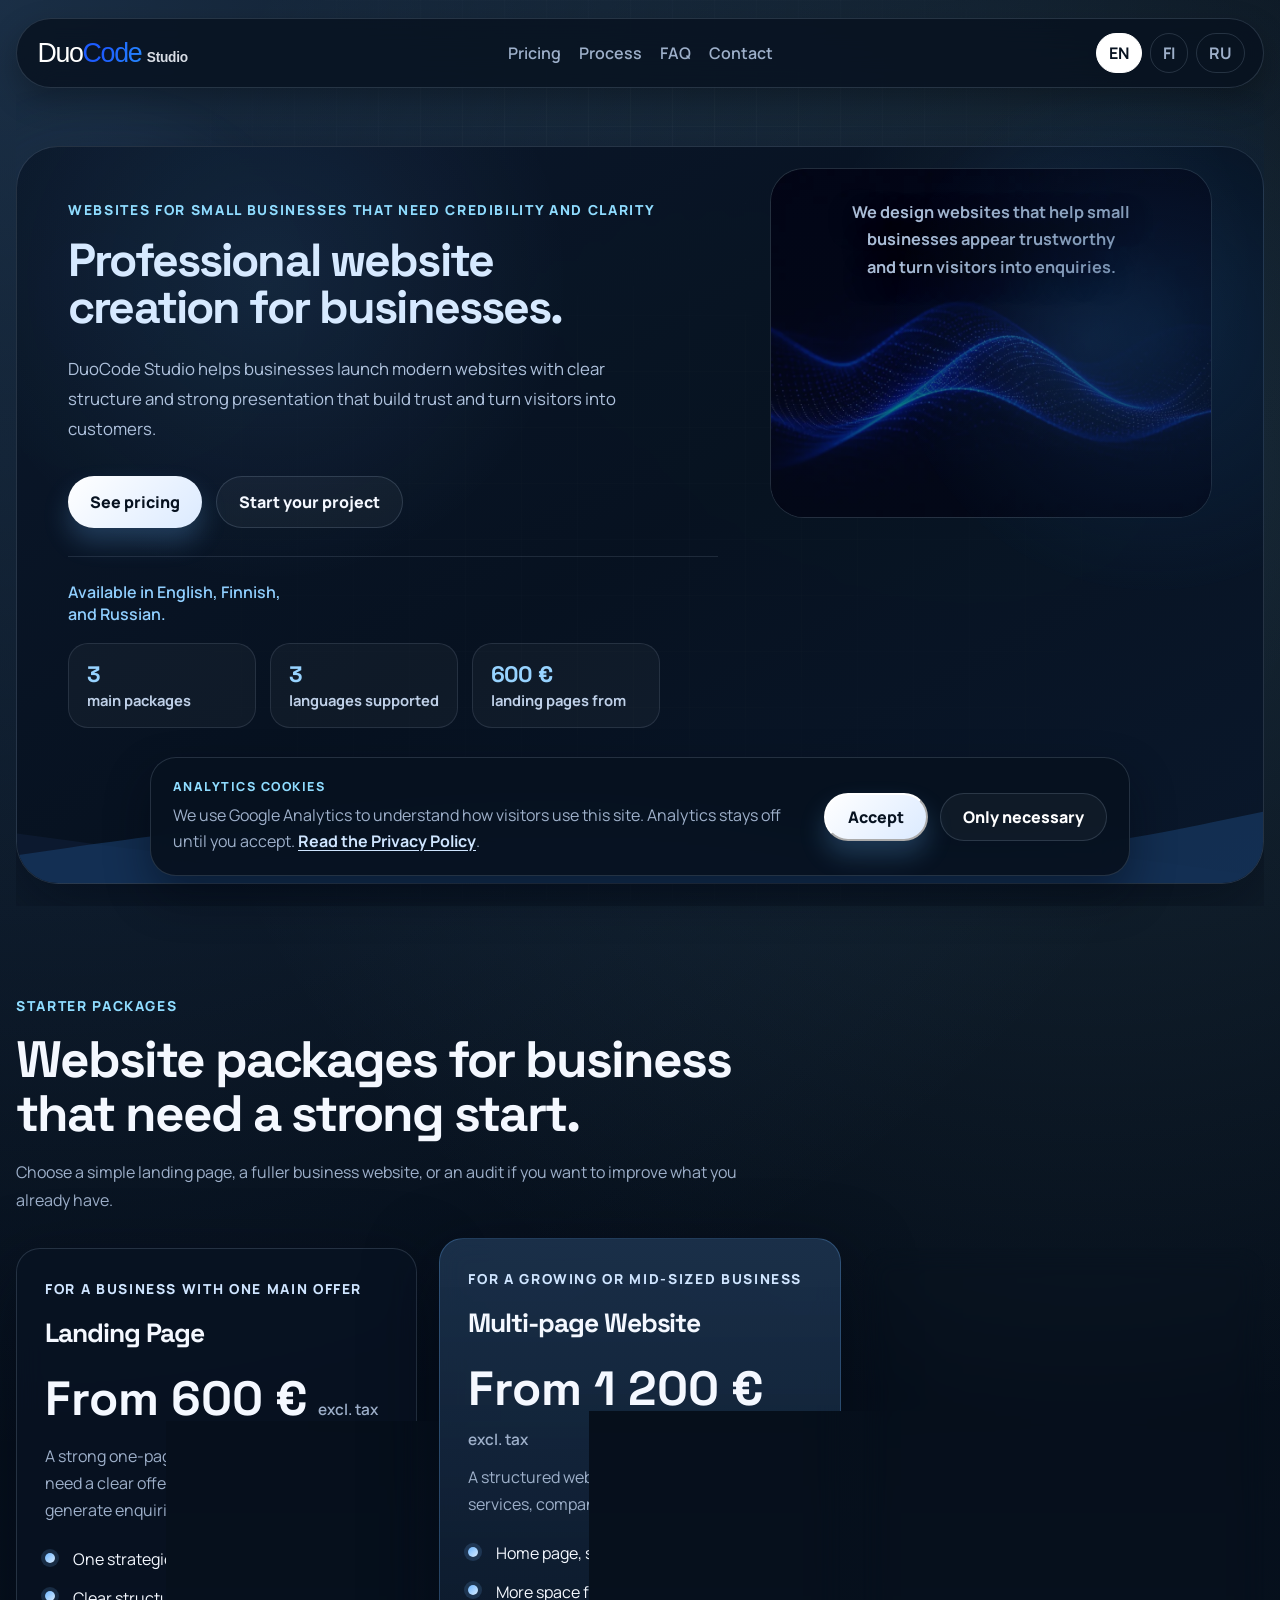
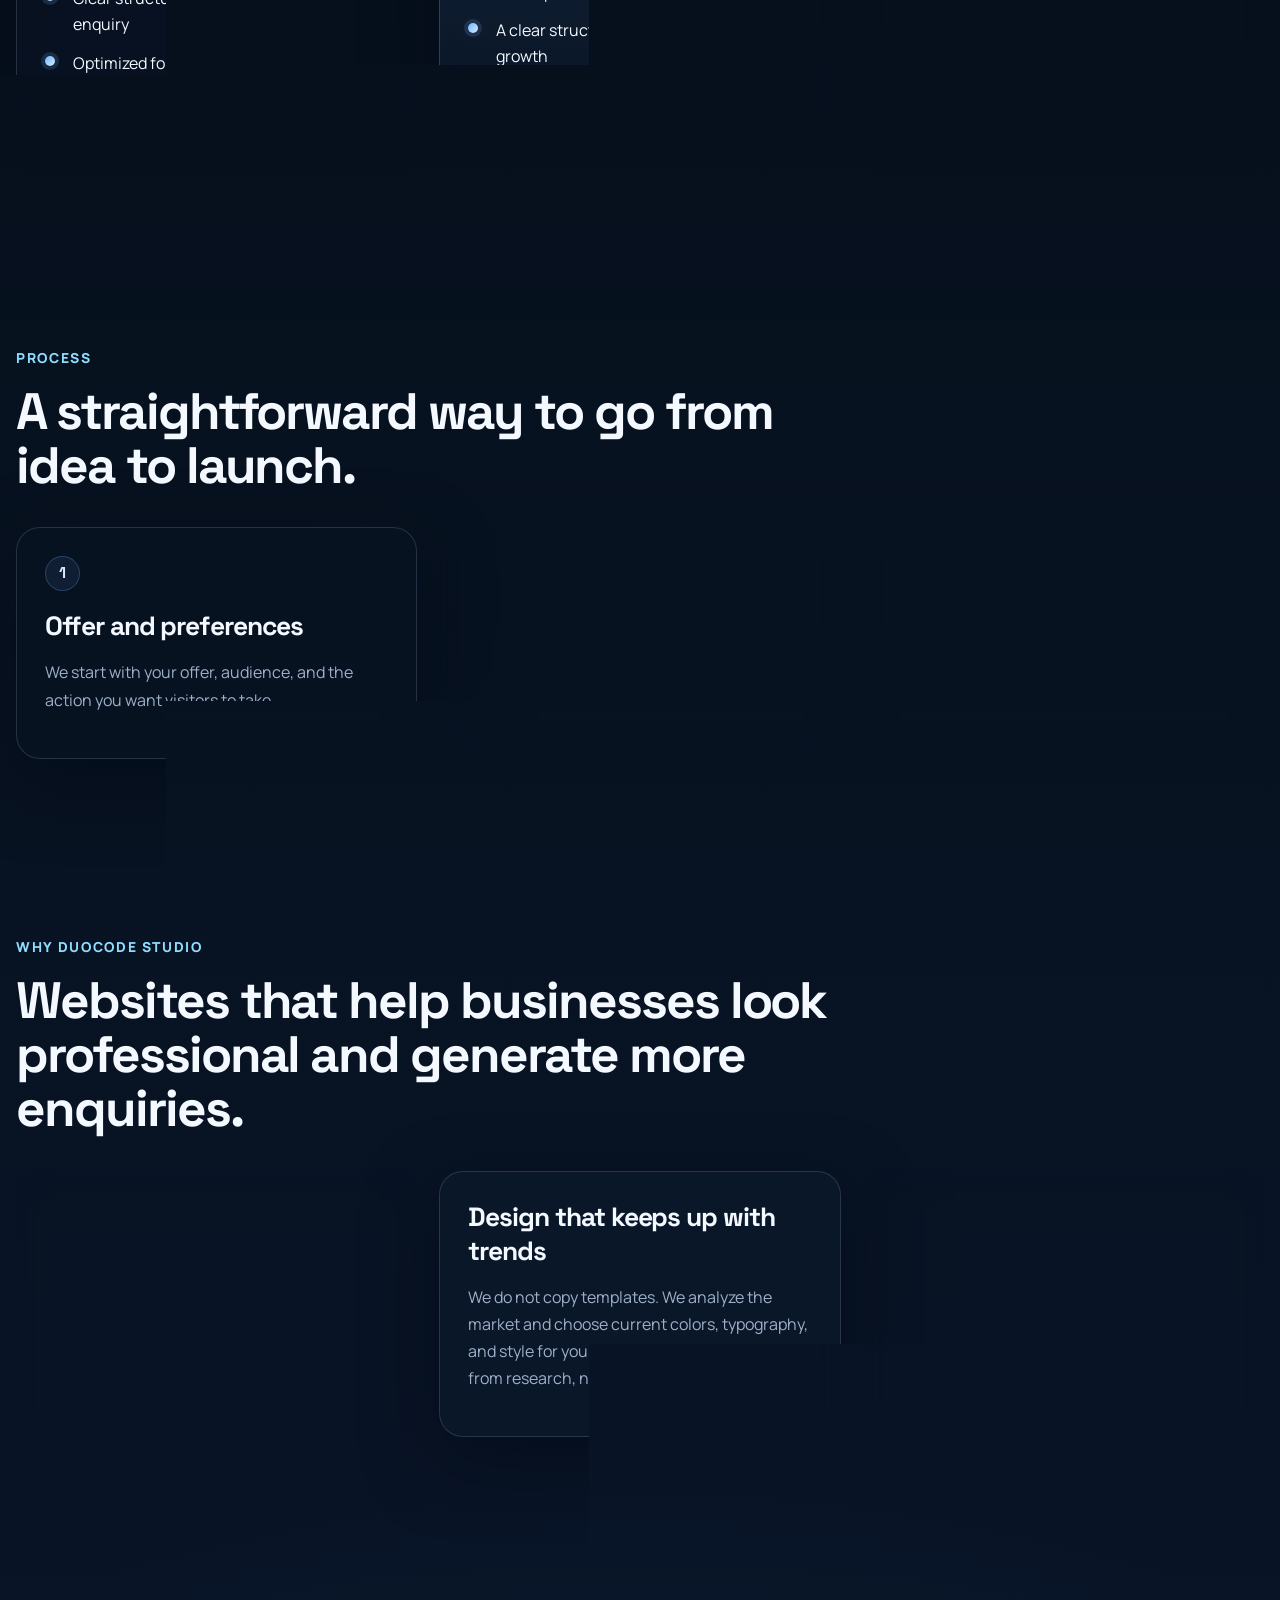
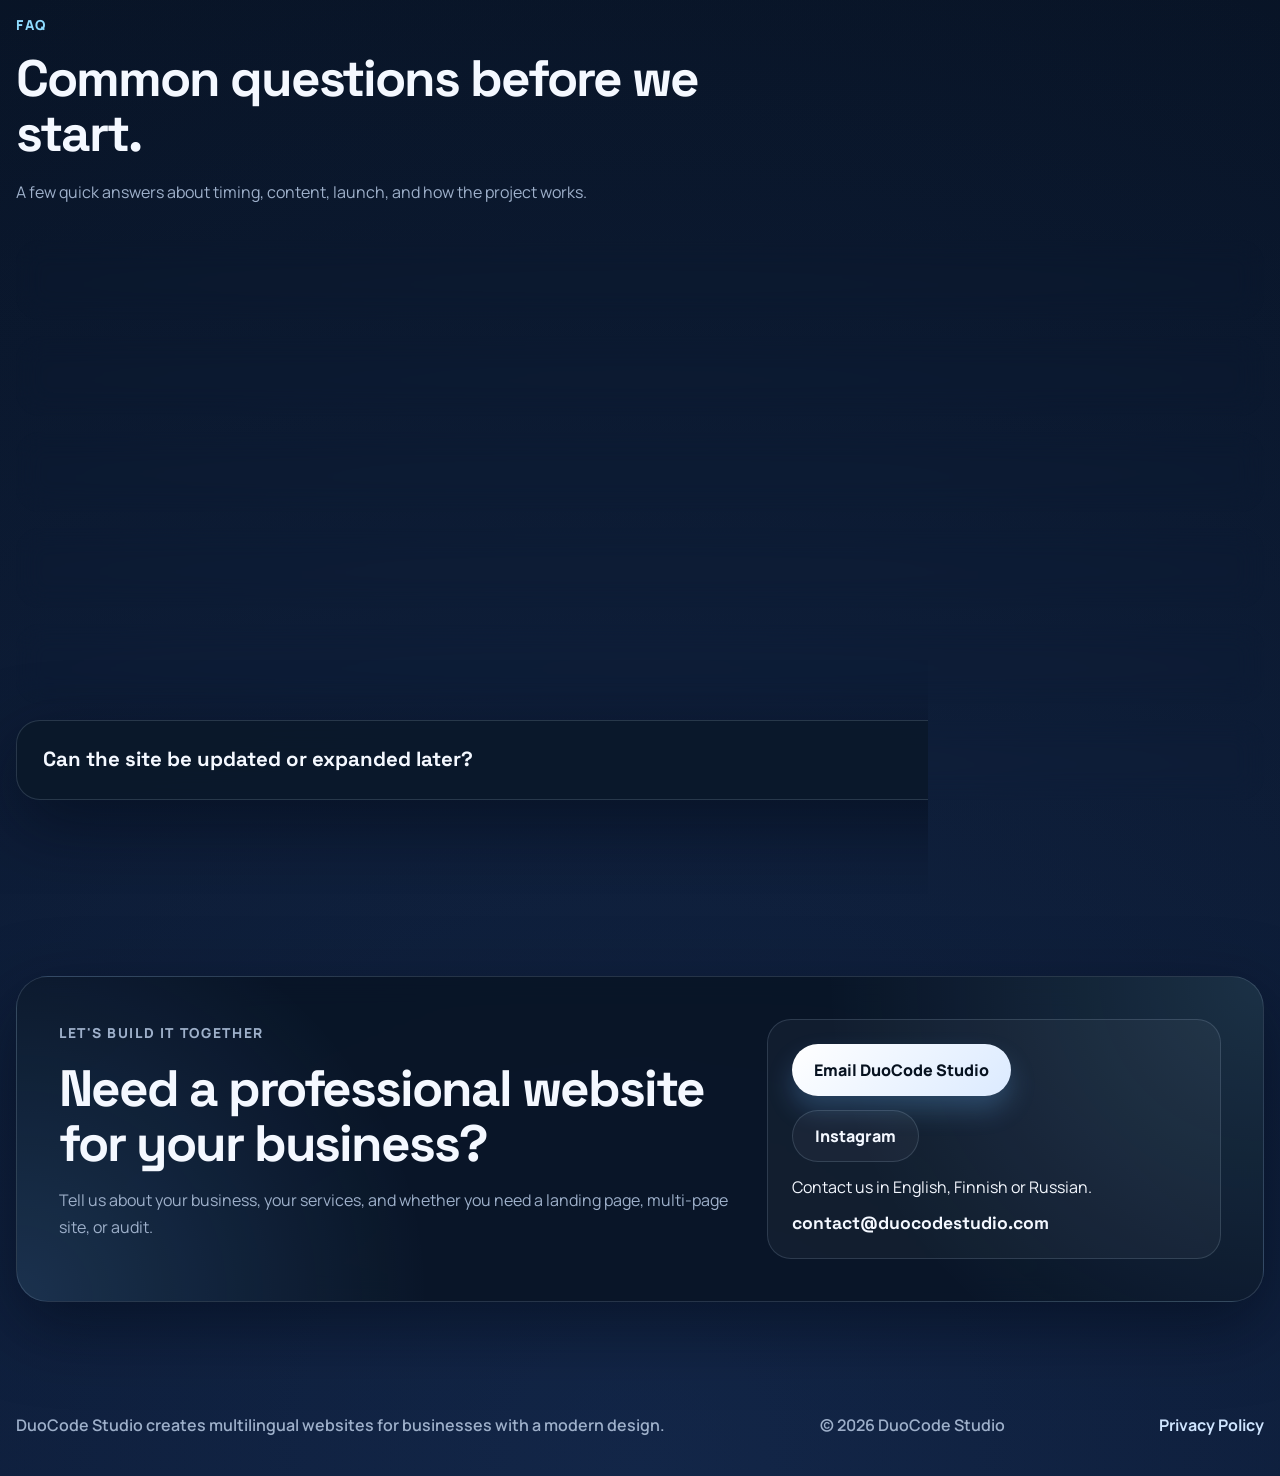
<file: index.html>
<!doctype html>
<html lang="en">
	<head>
		<meta charset="UTF-8" />
		<meta name="viewport" content="width=device-width, initial-scale=1.0" />
		<title>Small Business Web Design from €600 | DuoCode Studio</title>
		<meta
			name="description"
			content="DuoCode Studio creates professional multilingual websites for businesses: landing pages, multi-page websites, and website audits. From €600."
		/>
		<meta name="robots" content="index, follow, max-image-preview:large, max-snippet:-1, max-video-preview:-1" />
		<meta name="theme-color" content="#071220" />
		<link rel="icon" type="image/svg+xml" href="./assets/favicon.svg" />
		<link rel="shortcut icon" href="./assets/favicon.svg" />
		<link rel="canonical" href="https://duocodestudio.com/" />
		<link rel="alternate" hreflang="en" href="https://duocodestudio.com/" />
		<link rel="alternate" hreflang="fi" href="https://duocodestudio.com/fi/" />
		<link rel="alternate" hreflang="ru" href="https://duocodestudio.com/ru/" />
		<link rel="alternate" hreflang="x-default" href="https://duocodestudio.com/" />
		<meta property="og:type" content="website" />
		<meta property="og:site_name" content="DuoCode Studio" />
		<meta property="og:locale" content="en_US" />
		<meta property="og:locale:alternate" content="fi_FI" />
		<meta property="og:locale:alternate" content="ru_RU" />
		<meta property="og:url" content="https://duocodestudio.com/" />
		<meta property="og:title" content="Small Business Web Design from €600 | DuoCode Studio" />
		<meta
			property="og:description"
			content="DuoCode Studio creates professional multilingual websites for businesses: landing pages, multi-page websites, and website audits. From €600."
		/>
		<meta property="og:image" content="https://duocodestudio.com/assets/og-image-en.jpg" />
		<meta property="og:image:type" content="image/jpeg" />
		<meta property="og:image:width" content="1200" />
		<meta property="og:image:height" content="630" />
		<meta property="og:image:alt" content="DuoCode Studio preview image with logo and website services message." />
		<meta name="twitter:card" content="summary_large_image" />
		<meta name="twitter:title" content="Small Business Web Design from €600 | DuoCode Studio" />
		<meta
			name="twitter:description"
			content="DuoCode Studio creates professional multilingual websites for businesses: landing pages, multi-page websites, and website audits. From €600."
		/>
		<meta name="twitter:image" content="https://duocodestudio.com/assets/og-image-en.jpg" />
		<meta name="twitter:image:alt" content="DuoCode Studio preview image with logo and website services message." />
		<link rel="preconnect" href="https://fonts.googleapis.com" />
		<link rel="preconnect" href="https://fonts.gstatic.com" crossorigin />
		<link
			href="https://fonts.googleapis.com/css2?family=Manrope:wght@400;500;600;700;800&family=Space+Grotesk:wght@500;700&display=swap"
			rel="stylesheet"
		/>
		<link rel="stylesheet" href="./styles.css" />
		<script src="./analytics-consent.js" defer></script>
		<script src="./clarity-consent.js" defer></script>
		<script type="application/ld+json">
			{
				"@context": "https://schema.org",
				"@graph": [
					{
						"@type": "ProfessionalService",
						"@id": "https://duocodestudio.com/#service",
						"name": "DuoCode Studio",
						"url": "https://duocodestudio.com/",
						"logo": "https://duocodestudio.com/assets/duocode-studio-logo.svg",
						"image": "https://duocodestudio.com/assets/duocode-studio-logo.svg",
						"email": "contact@duocodestudio.com",
						"description": "DuoCode Studio creates multilingual websites for small businesses, including landing pages, multi-page websites, and website audits.",
						"priceRange": "EUR 200-1200+",
						"areaServed": ["Finland", "Europe"],
						"availableLanguage": ["English", "Finnish", "Russian"],
						"serviceType": ["Landing page design", "Multi-page website design", "Website audit"],
						"contactPoint": {
							"@type": "ContactPoint",
							"contactType": "customer support",
							"email": "contact@duocodestudio.com",
							"availableLanguage": ["English", "Finnish", "Russian"]
						},
						"offers": [
							{
								"@type": "Offer",
								"name": "Landing Page",
								"priceCurrency": "EUR",
								"price": "600",
								"description": "Landing page package for a small business with one clear offer."
							},
							{
								"@type": "Offer",
								"name": "Multi-page Website",
								"priceCurrency": "EUR",
								"price": "1200",
								"description": "Multi-page website package for a growing small business."
							},
							{
								"@type": "Offer",
								"name": "Website Audit",
								"priceCurrency": "EUR",
								"price": "200",
								"description": "Website audit with recommendations for clarity, trust, UX, and performance."
							}
						]
					},
					{
						"@type": "FAQPage",
						"@id": "https://duocodestudio.com/#faqpage",
						"inLanguage": "en",
						"mainEntity": [
							{
								"@type": "Question",
								"name": "How long does a website project usually take?",
								"acceptedAnswer": {
									"@type": "Answer",
									"text": "Most landing pages take around 1-2 weeks. A multi-page website usually takes 2-4 weeks, depending on scope, content, and feedback speed."
								}
							},
							{
								"@type": "Question",
								"name": "Do I need to provide the text and images?",
								"acceptedAnswer": {
									"@type": "Answer",
									"text": "You can send your existing text, photos, and brand materials. If needed, we can also help structure the content so the site feels clear and professional."
								}
							},
							{
								"@type": "Question",
								"name": "Can the website be in multiple languages?",
								"acceptedAnswer": {
									"@type": "Answer",
									"text": "Yes. DuoCode Studio can build the site in English, Finnish, and Russian, with a clear structure for multilingual content."
								}
							},
							{
								"@type": "Question",
								"name": "Will the website work well on phones and tablets?",
								"acceptedAnswer": {
									"@type": "Answer",
									"text": "Yes. Every site is designed to be responsive, so it looks clean and works smoothly on desktop, tablet, and mobile screens."
								}
							},
							{
								"@type": "Question",
								"name": "Do you help with domain and hosting?",
								"acceptedAnswer": {
									"@type": "Answer",
									"text": "Yes. We can guide you with domain and hosting setup, or work with the provider you already use."
								}
							},
							{
								"@type": "Question",
								"name": "Can the site be updated or expanded later?",
								"acceptedAnswer": {
									"@type": "Answer",
									"text": "Yes. You can start with a landing page and later expand into a multi-page site, add new sections, or improve the content over time."
								}
							}
						]
					}
				]
			}
		</script>
		<script src="./script.js" defer></script>
	</head>
	<body>
		<div class="page-shell">
			<header class="site-header">
				<a class="brand" href="#top" aria-label="DuoCode Studio">
					<img class="brand-logo" src="./assets/duocode-studio-logo.svg" alt="DuoCode Studio" width="410" height="82" />
				</a>

				<button
					class="menu-toggle"
					type="button"
					aria-label="Open menu"
					aria-controls="primary-menu"
					aria-expanded="false"
					data-menu-open-label="Open menu"
					data-menu-close-label="Close menu"
				>
					<span></span>
					<span></span>
					<span></span>
				</button>

				<div class="header-menu" id="primary-menu">
					<nav class="site-nav" aria-label="Primary navigation">
						<a href="#pricing">Pricing</a>
						<a href="#process">Process</a>
						<a href="#faq">FAQ</a>
						<a href="#contact">Contact</a>
					</nav>

					<div class="language-switcher language-switcher-header" aria-label="Language switcher">
						<a class="lang-button is-active" href="./" lang="en" hreflang="en" aria-current="page">EN</a>
						<a class="lang-button" href="./fi/" lang="fi" hreflang="fi">FI</a>
						<a class="lang-button" href="./ru/" lang="ru" hreflang="ru">RU</a>
					</div>
				</div>
			</header>

			<main id="top">
				<section class="hero section">
					<div class="hero-surface">
						<div class="hero-grid">
							<div class="hero-copy" data-reveal>
								<p class="eyebrow">Websites for small businesses that need credibility and clarity</p>
								<h1>Professional website creation for businesses.</h1>
								<p class="hero-intro">
									DuoCode Studio helps businesses launch modern websites with clear structure and strong presentation
									that build trust and turn visitors into customers.
								</p>

								<div class="hero-actions">
									<a class="button button-primary" href="#pricing">See pricing</a>
									<a class="button button-secondary" href="#contact">Start your project</a>
								</div>

								<div class="hero-meta">
									<p class="hero-note">Available in English, Finnish, and Russian.</p>

									<div class="hero-mini-stats">
										<article class="hero-mini-stat">
											<strong>3</strong>
											<span>main packages</span>
										</article>
										<article class="hero-mini-stat">
											<strong>3</strong>
											<span>languages supported</span>
										</article>
										<article class="hero-mini-stat">
											<strong>600 €</strong>
											<span>landing pages from</span>
										</article>
									</div>
								</div>
							</div>

							<aside class="hero-scene" data-reveal>
								<div class="scene-canvas">
									<div class="scene-gridlines" aria-hidden="true"></div>
									<p class="scene-overlay-copy">
										We design websites that help small businesses appear trustworthy and turn visitors into enquiries.
									</p>
								</div>
							</aside>
						</div>

						<div class="hero-wave" aria-hidden="true">
							<svg viewBox="0 0 1440 180" preserveAspectRatio="none">
								<path
									class="hero-wave-back"
									fill="#0d1b31"
									fill-opacity="0.88"
									d="M0,107L60,117.3C120,128,240,149,360,149.3C480,149,600,128,720,117.3C840,107,960,107,1080,117.3C1200,128,1320,149,1380,160L1440,171L1440,181L1380,181C1320,181,1200,181,1080,181C960,181,840,181,720,181C600,181,480,181,360,181C240,181,120,181,60,181L0,181Z"
								></path>
								<path
									class="hero-wave-front"
									fill="#173862"
									fill-opacity="0.72"
									d="M0,139L60,128C120,117,240,96,360,80C480,64,600,53,720,69.3C840,85,960,128,1080,133.3C1200,139,1320,107,1380,90.7L1440,75L1440,181L1380,181C1320,181,1200,181,1080,181C960,181,840,181,720,181C600,181,480,181,360,181C240,181,120,181,60,181L0,181Z"
								></path>
							</svg>
						</div>
					</div>
				</section>

				<section class="section pricing-section" id="pricing">
					<div class="section-heading" data-reveal>
						<p class="eyebrow">Starter packages</p>
						<h2>Website packages for business that need a strong start.</h2>
						<p>
							Choose a simple landing page, a fuller business website, or an audit if you want to improve what you
							already have.
						</p>
					</div>

					<div class="pricing-grid">
						<article class="price-card" data-reveal>
							<p class="card-kicker">For a business with one main offer</p>
							<h3>Landing Page</h3>
							<p class="price">From 600 € <span class="price-note">excl. tax</span></p>
							<p class="card-copy">
								A strong one-page website for business that need a clear offer, trust, and a simple way to generate
								enquiries.
							</p>
							<ul class="feature-list">
								<li>One strategically planned page</li>
								<li>Clear structure and an easy path to enquiry</li>
								<li>Optimized for mobile devices and tablets</li>
								<li>Ideal for services, launches, and advertising campaigns</li>
							</ul>
						</article>

						<article class="price-card featured" data-reveal>
							<p class="card-kicker">For a growing or mid-sized business</p>
							<h3>Multi-page Website</h3>
							<p class="price">From 1 200 € <span class="price-note">excl. tax</span></p>
							<p class="card-copy">
								A structured website with dedicated pages for services, company information, and contact.
							</p>
							<ul class="feature-list">
								<li>Home page, services, about, and contact</li>
								<li>More space for content and navigation</li>
								<li>A clear structure for future business growth</li>
							</ul>
						</article>

						<article class="price-card" data-reveal>
							<p class="card-kicker">For improving what you already have</p>
							<h3>Website Audit</h3>
							<p class="price">200 € <span class="price-note">excl. tax</span></p>
							<p class="card-copy">
								A practical website review with recommendations for structure, trust, usability, and effectiveness.
							</p>
							<ul class="feature-list">
								<li>Review of site structure and clarity</li>
								<li>Analysis of usability, readability, and trust</li>
								<li>Concrete recommendations for further improvements</li>
							</ul>
						</article>
					</div>
				</section>

				<section class="section process-section" id="process">
					<div class="section-heading" data-reveal>
						<p class="eyebrow">Process</p>
						<h2>A straightforward way to go from idea to launch.</h2>
					</div>

					<div class="process-grid">
						<article class="process-card" data-reveal>
							<span class="process-number">1</span>
							<h3>Offer and preferences</h3>
							<p>We start with your offer, audience, and the action you want visitors to take.</p>
						</article>
						<article class="process-card" data-reveal>
							<span class="process-number">2</span>
							<h3>Design and build</h3>
							<p>We craft the structure, visuals, and content flow so the site feels sharp and easy to trust.</p>
						</article>
						<article class="process-card" data-reveal>
							<span class="process-number">3</span>
							<h3>Refine and launch</h3>
							<p>You review the site, we polish the details, and then we prepare it to go live with confidence.</p>
						</article>
					</div>
				</section>

				<section class="section value-section">
					<div class="section-heading narrow" data-reveal>
						<p class="eyebrow">Why DuoCode Studio</p>
						<h2>Websites that help businesses look professional and generate more enquiries.</h2>
					</div>

					<div class="value-grid">
						<article class="value-card" data-reveal>
							<h3>We listen, not lecture</h3>
							<p>
								We start with deep discovery calls and analysis of your business. We learn your goals, competitors, and
								audience. Only then we create a website that works to get your results.
							</p>
						</article>
						<article class="value-card" data-reveal>
							<h3>Design that keeps up with trends</h3>
							<p>
								We do not copy templates. We analyze the market and choose current colors, typography, and style for
								your industry. Every pixel comes from research, not from a template.
							</p>
						</article>
						<article class="value-card" data-reveal>
							<h3>We keep learning so you stay ahead</h3>
							<p>
								We follow new technologies, design trends, and algorithms. That means your website does not become
								outdated - it grows with your business.
							</p>
						</article>
					</div>
				</section>

				<section class="section faq-section" id="faq">
					<div class="section-heading narrow" data-reveal>
						<p class="eyebrow">FAQ</p>
						<h2>Common questions before we start.</h2>
						<p>A few quick answers about timing, content, launch, and how the project works.</p>
					</div>

					<div class="faq-list">
						<details class="faq-item" data-reveal>
							<summary class="faq-question">How long does a website project usually take?</summary>
							<div class="faq-answer">
								<p>
									Most landing pages take around 1-2 weeks. A multi-page website usually takes 2-4 weeks, depending on
									scope, content and how quickly feedback is provided.
								</p>
							</div>
						</details>

						<details class="faq-item" data-reveal>
							<summary class="faq-question">Do I need to provide the text and images?</summary>
							<div class="faq-answer">
								<p>
									You can send your existing text, photos, and brand materials. If needed, we can also help structure
									the content so the site feels clear and professional.
								</p>
							</div>
						</details>

						<details class="faq-item" data-reveal>
							<summary class="faq-question">Can the website be in multiple languages?</summary>
							<div class="faq-answer">
								<p>
									Yes. DuoCode Studio can build the site in English, Finnish, and Russian, with a clear structure for
									multilingual content.
								</p>
							</div>
						</details>

						<details class="faq-item" data-reveal>
							<summary class="faq-question">Will the website work well on phones and tablets?</summary>
							<div class="faq-answer">
								<p>
									Yes. Every site is designed to be responsive, so it looks clean and works smoothly on desktops,
									tablets, and mobile screens.
								</p>
							</div>
						</details>

						<details class="faq-item" data-reveal>
							<summary class="faq-question">Do you help with domain and hosting?</summary>
							<div class="faq-answer">
								<p>Yes. We can guide you with domain and hosting setup, or work with the provider you already use.</p>
							</div>
						</details>

						<details class="faq-item" data-reveal>
							<summary class="faq-question">Can the site be updated or expanded later?</summary>
							<div class="faq-answer">
								<p>
									Yes. You can start with a landing page and later expand into a multi-page site, add new sections, or
									improve the content over time.
								</p>
							</div>
						</details>
					</div>
				</section>

				<section class="section cta-section" id="contact" data-reveal>
					<div class="cta-panel">
						<div class="cta-copy">
							<p class="eyebrow">Let's build it together</p>
							<h2>Need a professional website for your business?</h2>
							<p>
								Tell us about your business, your services, and whether you need a landing page, multi-page site, or
								audit.
							</p>
						</div>

						<div class="cta-actions">
							<a class="button button-primary" href="mailto:contact@duocodestudio.com">Email DuoCode Studio</a>
							<a
								class="button button-secondary"
								href="https://www.instagram.com/duocode.studio?igsh=MXdiYXFjajJpcDlhMQ%3D%3D&utm_source=qr"
								target="_blank"
								rel="noreferrer noopener"
							>
								Instagram
							</a>
							<p class="contact-line">Contact us in English, Finnish or Russian.</p>
							<a class="contact-mail" href="mailto:contact@duocodestudio.com">contact@duocodestudio.com</a>
						</div>
					</div>
				</section>
			</main>

			<footer class="site-footer">
				<p>DuoCode Studio creates multilingual websites for businesses with a modern design.</p>
				<p>&copy; <span id="year"></span> DuoCode Studio</p>
				<div class="language-switcher language-switcher-footer" aria-label="Language switcher">
					<a class="lang-button is-active" href="./" lang="en" hreflang="en" aria-current="page">EN</a>
					<a class="lang-button" href="./fi/" lang="fi" hreflang="fi">FI</a>
					<a class="lang-button" href="./ru/" lang="ru" hreflang="ru">RU</a>
				</div>
				<div class="footer-tools">
					<a class="footer-link" href="./privacy-policy/">Privacy Policy</a>
					<button class="cookie-settings-button is-hidden" id="cookie-settings-button" type="button">
						Cookie settings
					</button>
				</div>
			</footer>
		</div>
		<div
			class="cookie-banner is-hidden"
			id="cookie-banner"
			role="dialog"
			aria-live="polite"
			aria-label="Analytics cookies"
		>
			<div class="cookie-banner-copy">
				<p class="cookie-banner-kicker">Analytics cookies</p>
				<p class="cookie-banner-text">
					We use Google Analytics to understand how visitors use this site. Analytics stays off until you accept.
					<a class="cookie-banner-link" href="./privacy-policy/">Read the Privacy Policy</a>.
				</p>
			</div>
			<div class="cookie-banner-actions">
				<button class="button button-primary" id="cookie-accept" type="button">Accept</button>
				<button class="button button-secondary" id="cookie-reject" type="button">Only necessary</button>
			</div>
		</div>
	</body>
</html>
</file>
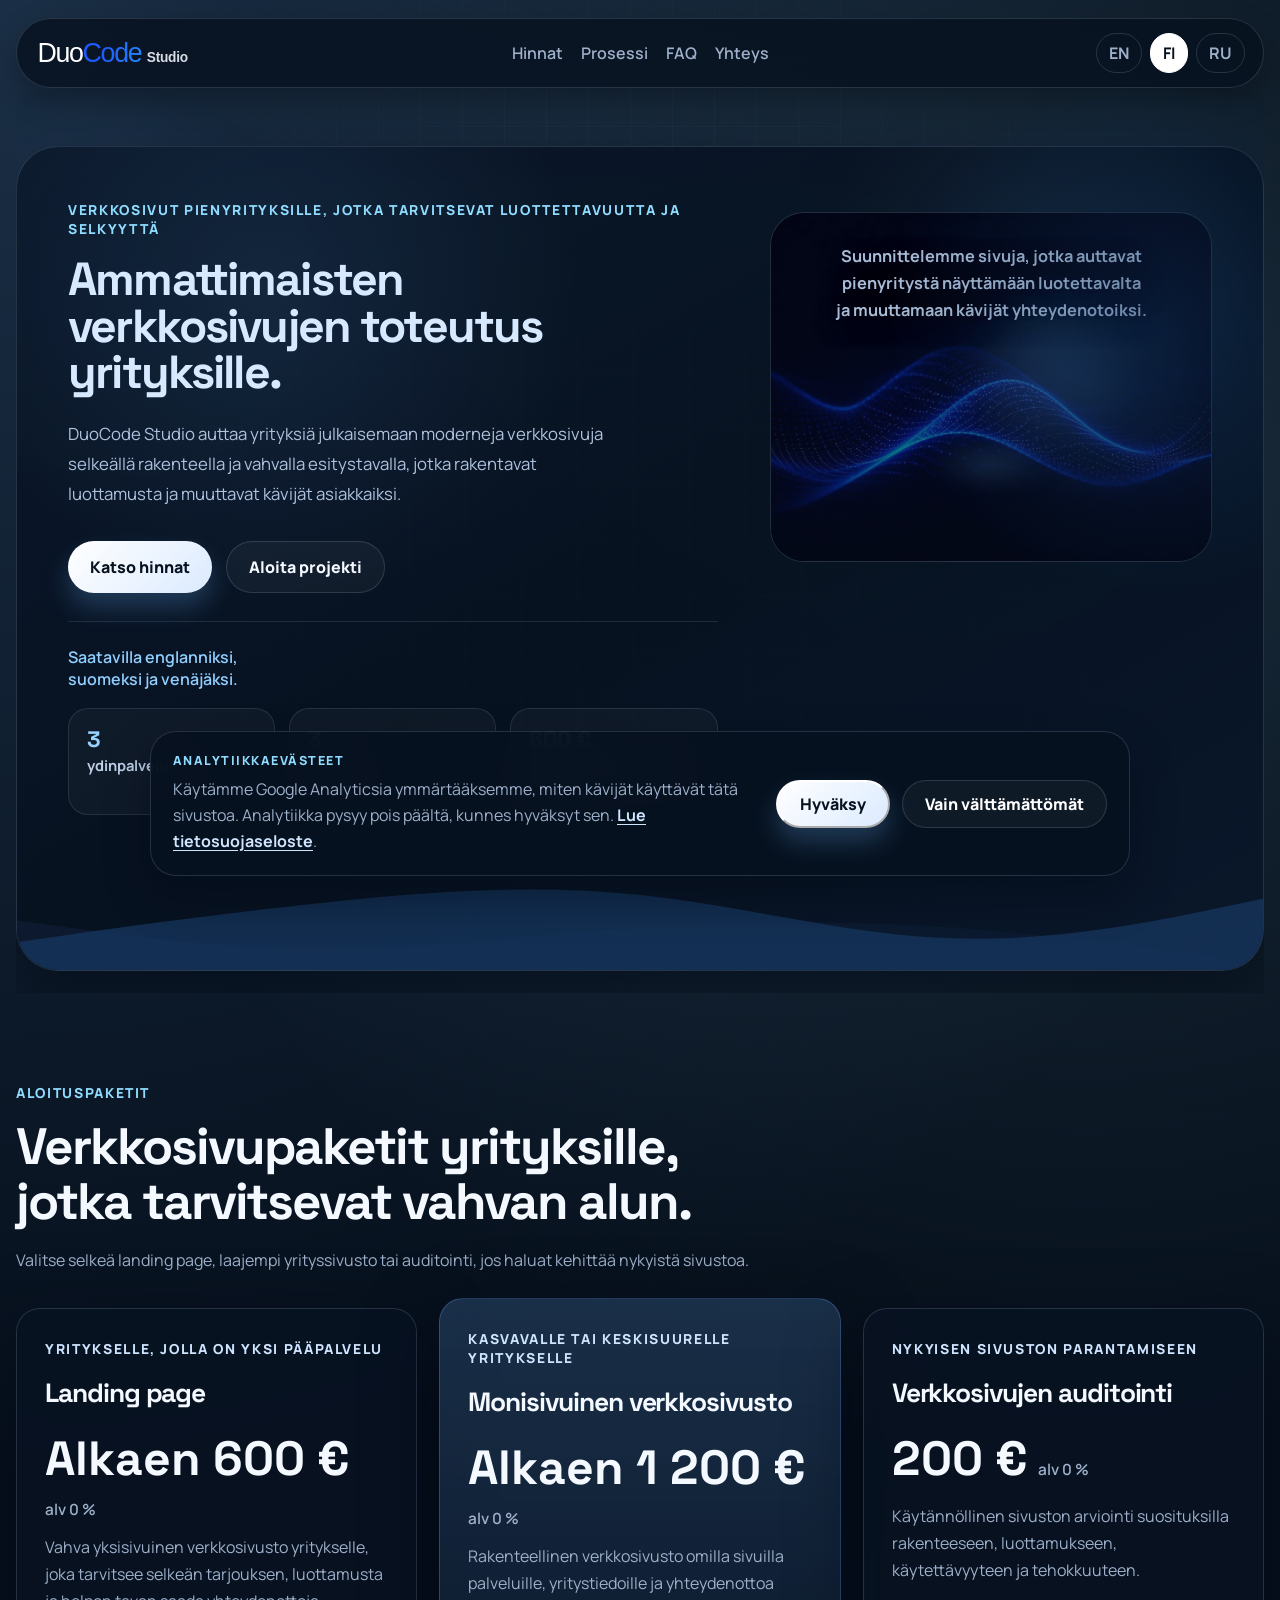
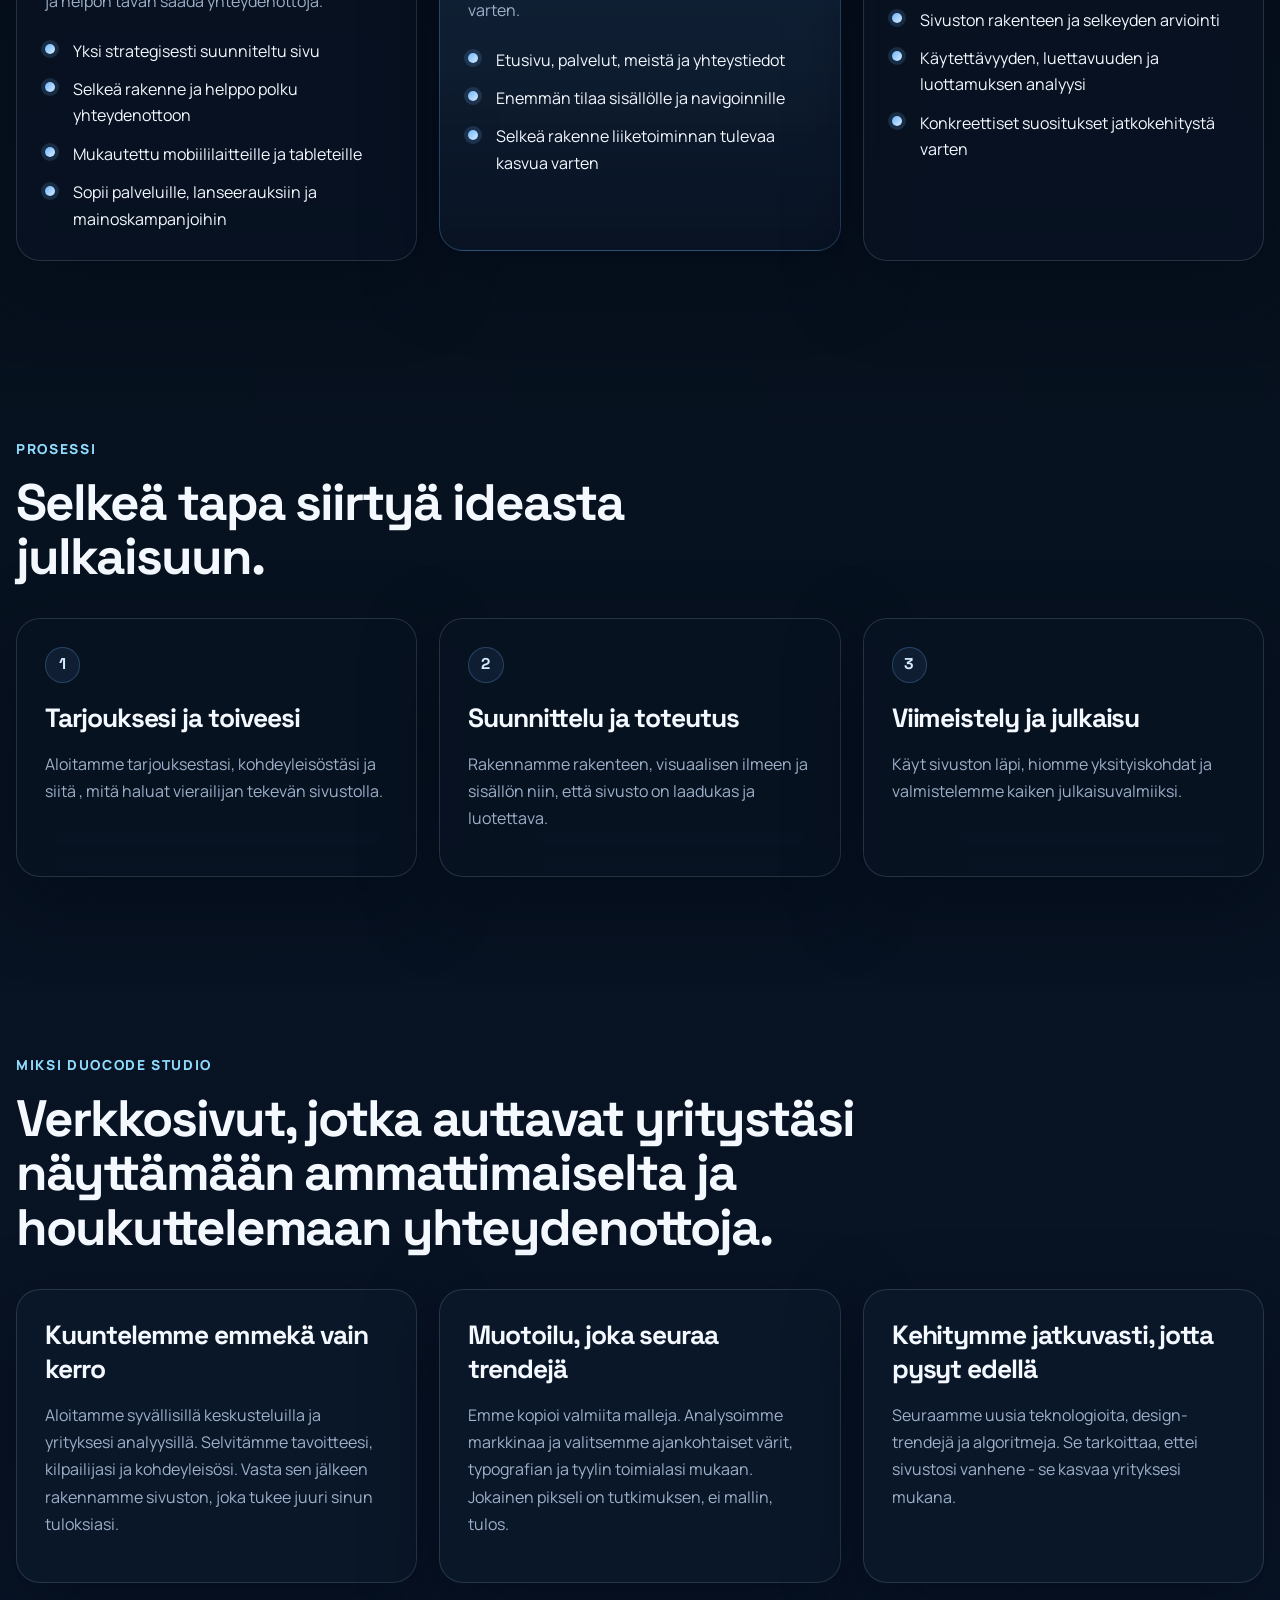
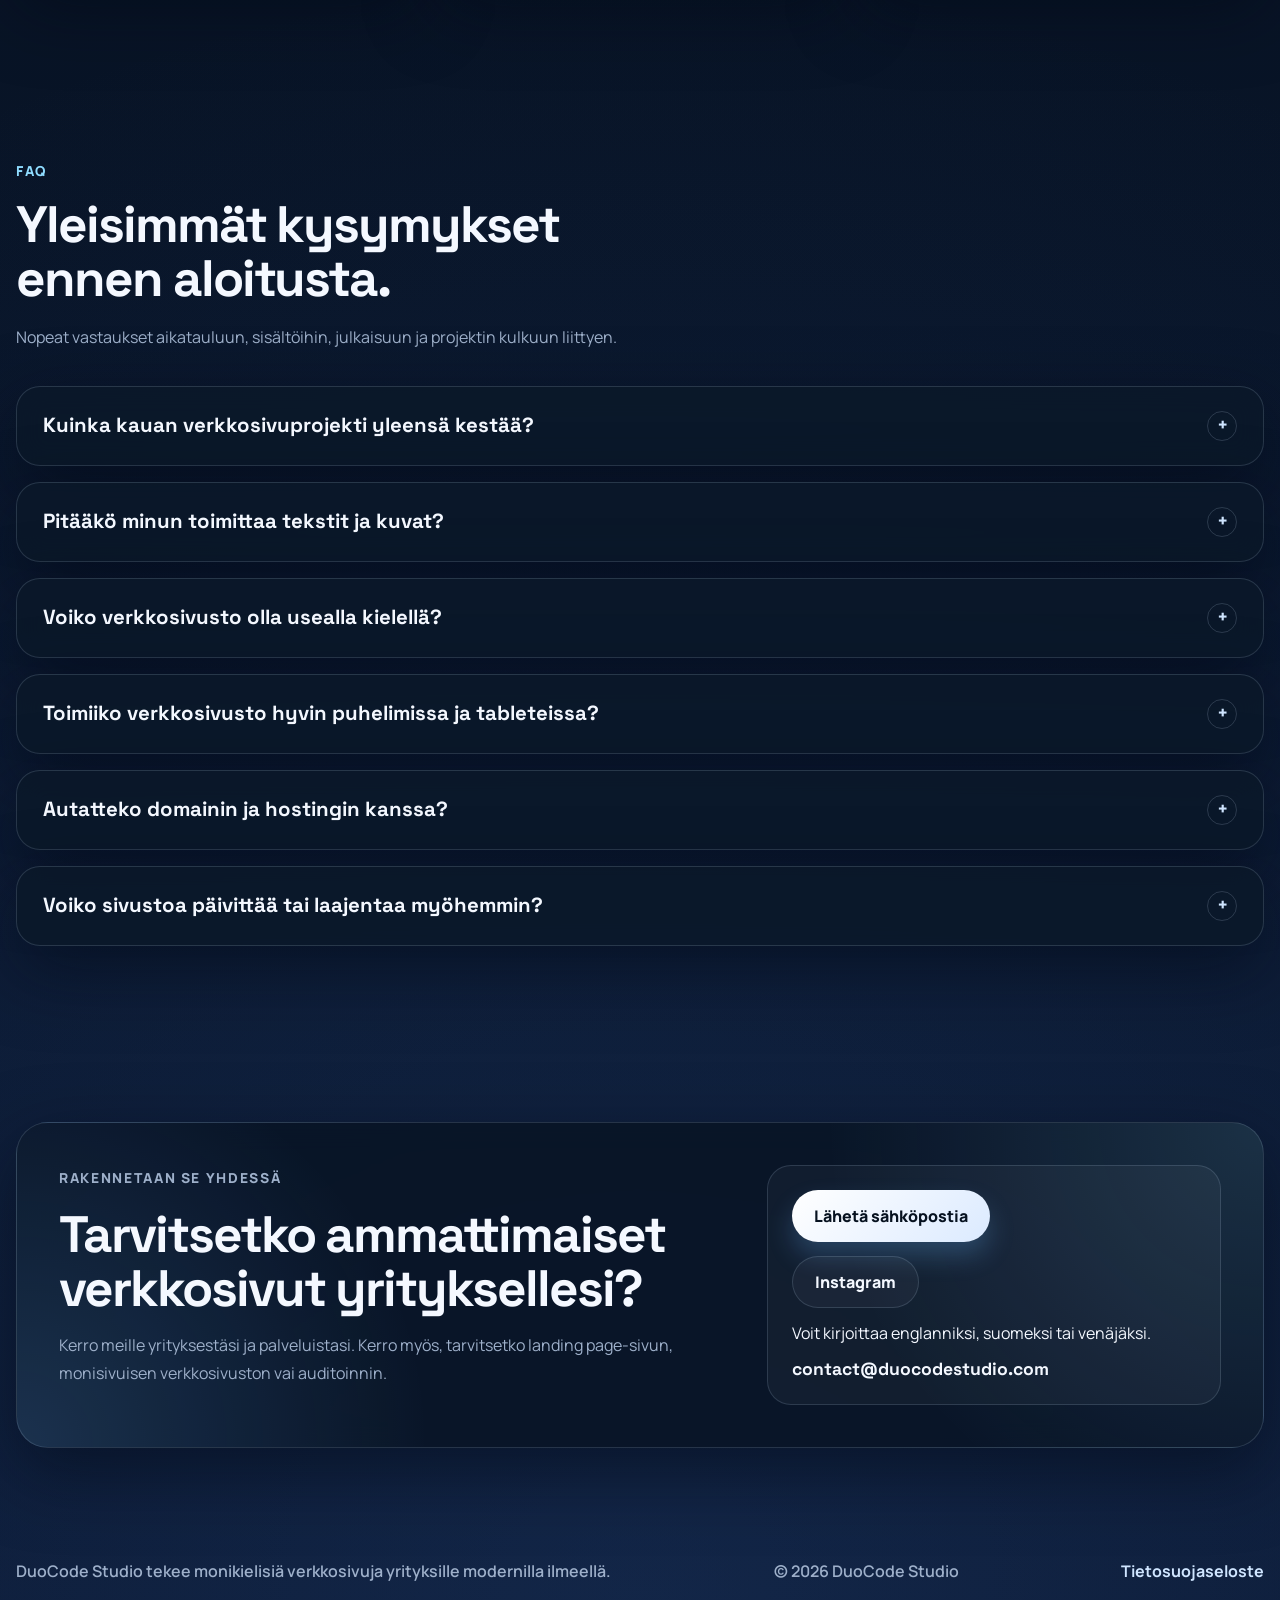
<file: fi/index.html>
<!doctype html>
<html lang="fi">
	<head>
		<meta charset="UTF-8" />
		<meta name="viewport" content="width=device-width, initial-scale=1.0" />
		<title>Pienyrityksen verkkosivut alkaen 600 € | DuoCode Studio</title>
		<meta
			name="description"
			content="DuoCode Studio toteuttaa ammattimaisia monikielisiä verkkosivuja yrityksille: landing paget, monisivuiset sivustot ja verkkosivuauditoinnit. Alkaen 600 €."
		/>
		<meta name="robots" content="index, follow, max-image-preview:large, max-snippet:-1, max-video-preview:-1" />
		<meta name="theme-color" content="#071220" />
		<link rel="icon" type="image/svg+xml" href="../assets/favicon.svg" />
		<link rel="shortcut icon" href="../assets/favicon.svg" />
		<link rel="canonical" href="https://duocodestudio.com/fi/" />
		<link rel="alternate" hreflang="en" href="https://duocodestudio.com/" />
		<link rel="alternate" hreflang="fi" href="https://duocodestudio.com/fi/" />
		<link rel="alternate" hreflang="ru" href="https://duocodestudio.com/ru/" />
		<link rel="alternate" hreflang="x-default" href="https://duocodestudio.com/" />
		<meta property="og:type" content="website" />
		<meta property="og:site_name" content="DuoCode Studio" />
		<meta property="og:locale" content="fi_FI" />
		<meta property="og:locale:alternate" content="en_US" />
		<meta property="og:locale:alternate" content="ru_RU" />
		<meta property="og:url" content="https://duocodestudio.com/fi/" />
		<meta property="og:title" content="Pienyrityksen verkkosivut alkaen 600 € | DuoCode Studio" />
		<meta
			property="og:description"
			content="DuoCode Studio toteuttaa ammattimaisia monikielisiä verkkosivuja yrityksille: landing paget, monisivuiset sivustot ja verkkosivuauditoinnit. Alkaen 600 €."
		/>
		<meta property="og:image" content="https://duocodestudio.com/assets/og-image-fi.jpg" />
		<meta property="og:image:type" content="image/jpeg" />
		<meta property="og:image:width" content="1200" />
		<meta property="og:image:height" content="630" />
		<meta
			property="og:image:alt"
			content="DuoCode Studion esikatselukuva logolla ja verkkosivupalveluiden viestillä."
		/>
		<meta name="twitter:card" content="summary_large_image" />
		<meta name="twitter:title" content="Pienyrityksen verkkosivut alkaen 600 € | DuoCode Studio" />
		<meta
			name="twitter:description"
			content="DuoCode Studio toteuttaa ammattimaisia monikielisiä verkkosivuja yrityksille: landing paget, monisivuiset sivustot ja verkkosivuauditoinnit. Alkaen 600 €."
		/>
		<meta name="twitter:image" content="https://duocodestudio.com/assets/og-image-fi.jpg" />
		<meta
			name="twitter:image:alt"
			content="DuoCode Studion esikatselukuva logolla ja verkkosivupalveluiden viestillä."
		/>
		<link rel="preconnect" href="https://fonts.googleapis.com" />
		<link rel="preconnect" href="https://fonts.gstatic.com" crossorigin />
		<link
			href="https://fonts.googleapis.com/css2?family=Manrope:wght@400;500;600;700;800&family=Space+Grotesk:wght@500;700&display=swap"
			rel="stylesheet"
		/>
		<link rel="stylesheet" href="../styles.css" />
		<script src="../analytics-consent.js" defer></script>
		<script src="../clarity-consent.js" defer></script>
		<script type="application/ld+json">
			{
				"@context": "https://schema.org",
				"@graph": [
					{
						"@type": "ProfessionalService",
						"@id": "https://duocodestudio.com/fi/#service",
						"name": "DuoCode Studio",
						"url": "https://duocodestudio.com/fi/",
						"logo": "https://duocodestudio.com/assets/duocode-studio-logo.svg",
						"image": "https://duocodestudio.com/assets/duocode-studio-logo.svg",
						"email": "contact@duocodestudio.com",
						"description": "DuoCode Studio tekee monikielisiä verkkosivuja pienyrityksille, mukaan lukien landing paget, monisivuiset sivustot ja verkkosivuauditoinnit.",
						"priceRange": "EUR 200-1200+",
						"areaServed": ["Finland", "Europe"],
						"availableLanguage": ["English", "Finnish", "Russian"],
						"serviceType": [
							"Landing page -suunnittelu",
							"Monisivuisen verkkosivuston suunnittelu",
							"Verkkosivuauditointi"
						],
						"contactPoint": {
							"@type": "ContactPoint",
							"contactType": "customer support",
							"email": "contact@duocodestudio.com",
							"availableLanguage": ["English", "Finnish", "Russian"]
						},
						"offers": [
							{
								"@type": "Offer",
								"name": "Landing page",
								"priceCurrency": "EUR",
								"price": "600",
								"description": "Landing page -paketti pienyritykselle, jolla on yksi selkeä tarjous."
							},
							{
								"@type": "Offer",
								"name": "Monisivuinen verkkosivusto",
								"priceCurrency": "EUR",
								"price": "1200",
								"description": "Monisivuinen verkkosivupaketti kasvavalle pienyritykselle."
							},
							{
								"@type": "Offer",
								"name": "Verkkosivuauditointi",
								"priceCurrency": "EUR",
								"price": "200",
								"description": "Verkkosivuauditointi selkeyden, luottamuksen, käyttökokemuksen ja suorituskyvyn parantamiseksi."
							}
						]
					},
					{
						"@type": "FAQPage",
						"@id": "https://duocodestudio.com/fi/#faqpage",
						"inLanguage": "fi",
						"mainEntity": [
							{
								"@type": "Question",
								"name": "Kuinka kauan verkkosivuprojekti yleensä kestää?",
								"acceptedAnswer": {
									"@type": "Answer",
									"text": "Useimmat landing paget valmistuvat noin 1-2 viikossa. Monisivuinen verkkosivusto vie yleensä 2-4 viikkoa riippuen laajuudesta, sisällöistä ja palautteen nopeudesta."
								}
							},
							{
								"@type": "Question",
								"name": "Pitääkö minun toimittaa tekstit ja kuvat?",
								"acceptedAnswer": {
									"@type": "Answer",
									"text": "Voit lähettää omat tekstisi, kuvat ja brändimateriaalit. Tarvittaessa autamme myös jäsentämään sisällön niin, että sivusto tuntuu selkeältä ja ammattimaiselta."
								}
							},
							{
								"@type": "Question",
								"name": "Voiko verkkosivusto olla usealla kielellä?",
								"acceptedAnswer": {
									"@type": "Answer",
									"text": "Kyllä. DuoCode Studio voi toteuttaa sivuston englanniksi, suomeksi ja venäjäksi selkeällä monikielisellä rakenteella."
								}
							},
							{
								"@type": "Question",
								"name": "Toimiiko verkkosivusto hyvin puhelimissa ja tableteissa?",
								"acceptedAnswer": {
									"@type": "Answer",
									"text": "Kyllä. Jokainen sivusto tehdään responsiiviseksi, jotta se näyttää siistiltä ja toimii sujuvasti tietokoneella, tabletilla ja puhelimella."
								}
							},
							{
								"@type": "Question",
								"name": "Autatteko domainin ja hostingin kanssa?",
								"acceptedAnswer": {
									"@type": "Answer",
									"text": "Kyllä. Voimme auttaa domainin ja hostingin valinnassa sekä asennuksessa, tai työskennellä nykyisen palveluntarjoajasi kanssa."
								}
							},
							{
								"@type": "Question",
								"name": "Voiko sivustoa päivittää tai laajentaa myöhemmin?",
								"acceptedAnswer": {
									"@type": "Answer",
									"text": "Kyllä. Voit aloittaa landing pagella ja laajentaa sitä myöhemmin monisivuiseksi sivustoksi, lisätä uusia osioita tai kehittää sisältöä ajan myötä."
								}
							}
						]
					}
				]
			}
		</script>
		<script src="../script.js" defer></script>
	</head>
	<body>
		<div class="page-shell">
			<header class="site-header">
				<a class="brand" href="#top" aria-label="DuoCode Studio">
					<img class="brand-logo" src="../assets/duocode-studio-logo.svg" alt="DuoCode Studio" width="410" height="82" />
				</a>

				<button
					class="menu-toggle"
					type="button"
					aria-label="Avaa valikko"
					aria-controls="primary-menu"
					aria-expanded="false"
					data-menu-open-label="Avaa valikko"
					data-menu-close-label="Sulje valikko"
				>
					<span></span>
					<span></span>
					<span></span>
				</button>

				<div class="header-menu" id="primary-menu">
					<nav class="site-nav" aria-label="Päänavigaatio">
						<a href="#pricing">Hinnat</a>
						<a href="#process">Prosessi</a>
						<a href="#faq">FAQ</a>
						<a href="#contact">Yhteys</a>
					</nav>

					<div class="language-switcher language-switcher-header" aria-label="Kielen valitsin">
						<a class="lang-button" href="../" lang="en" hreflang="en">EN</a>
						<a class="lang-button is-active" href="./" lang="fi" hreflang="fi" aria-current="page">FI</a>
						<a class="lang-button" href="../ru/" lang="ru" hreflang="ru">RU</a>
					</div>
				</div>
			</header>

			<main id="top">
				<section class="hero section">
					<div class="hero-surface">
						<div class="hero-grid">
							<div class="hero-copy" data-reveal>
								<p class="eyebrow">Verkkosivut pienyrityksille, jotka tarvitsevat luottettavuutta ja selkyyttä</p>
								<h1>Ammattimaisten verkkosivujen toteutus yrityksille.</h1>
								<p class="hero-intro">
									DuoCode Studio auttaa yrityksiä julkaisemaan moderneja verkkosivuja selkeällä rakenteella ja vahvalla
									esitystavalla, jotka rakentavat luottamusta ja muuttavat kävijät asiakkaiksi.
								</p>

								<div class="hero-actions">
									<a class="button button-primary" href="#pricing">Katso hinnat</a>
									<a class="button button-secondary" href="#contact">Aloita projekti</a>
								</div>

								<div class="hero-meta">
									<p class="hero-note">Saatavilla englanniksi, suomeksi ja venäjäksi.</p>

									<div class="hero-mini-stats">
										<article class="hero-mini-stat">
											<strong>3</strong>
											<span>ydinpalvelua</span>
										</article>
										<article class="hero-mini-stat">
											<strong>3</strong>
											<span>kieltä</span>
										</article>
										<article class="hero-mini-stat">
											<strong>600 €</strong>
											<span>Landing page -sivut alkaen</span>
										</article>
									</div>
								</div>
							</div>

							<aside class="hero-scene" data-reveal>
								<div class="scene-canvas">
									<div class="scene-gridlines" aria-hidden="true"></div>
									<div class="scene-glow scene-glow-a" aria-hidden="true"></div>
									<div class="scene-glow scene-glow-b" aria-hidden="true"></div>
									<div class="scene-platform" aria-hidden="true"></div>

									<p class="scene-overlay-copy">
										Suunnittelemme sivuja, jotka auttavat pienyritystä näyttämään luotettavalta ja muuttamaan kävijät
										yhteydenotoiksi.
									</p>
								</div>
							</aside>
						</div>

						<div class="hero-wave" aria-hidden="true">
							<svg viewBox="0 0 1440 180" preserveAspectRatio="none">
								<path
									class="hero-wave-back"
									fill="#0d1b31"
									fill-opacity="0.88"
									d="M0,107L60,117.3C120,128,240,149,360,149.3C480,149,600,128,720,117.3C840,107,960,107,1080,117.3C1200,128,1320,149,1380,160L1440,171L1440,181L1380,181C1320,181,1200,181,1080,181C960,181,840,181,720,181C600,181,480,181,360,181C240,181,120,181,60,181L0,181Z"
								></path>
								<path
									class="hero-wave-front"
									fill="#173862"
									fill-opacity="0.72"
									d="M0,139L60,128C120,117,240,96,360,80C480,64,600,53,720,69.3C840,85,960,128,1080,133.3C1200,139,1320,107,1380,90.7L1440,75L1440,181L1380,181C1320,181,1200,181,1080,181C960,181,840,181,720,181C600,181,480,181,360,181C240,181,120,181,60,181L0,181Z"
								></path>
							</svg>
						</div>
					</div>
				</section>

				<section class="section pricing-section" id="pricing">
					<div class="section-heading" data-reveal>
						<p class="eyebrow">Aloituspaketit</p>
						<h2>Verkkosivupaketit yrityksille, jotka tarvitsevat vahvan alun.</h2>
						<p>
							Valitse selkeä landing page, laajempi yrityssivusto tai auditointi, jos haluat kehittää nykyistä sivustoa.
						</p>
					</div>

					<div class="pricing-grid">
						<article class="price-card" data-reveal>
							<p class="card-kicker">Yritykselle, jolla on yksi pääpalvelu</p>
							<h3>Landing page</h3>
							<p class="price">Alkaen 600 € <span class="price-note">alv 0 %</span></p>
							<p class="card-copy">
								Vahva yksisivuinen verkkosivusto yritykselle, joka tarvitsee selkeän tarjouksen, luottamusta ja helpon
								tavan saada yhteydenottoja.
							</p>
							<ul class="feature-list">
								<li>Yksi strategisesti suunniteltu sivu</li>
								<li>Selkeä rakenne ja helppo polku yhteydenottoon</li>
								<li>Mukautettu mobiililaitteille ja tableteille</li>
								<li>Sopii palveluille, lanseerauksiin ja mainoskampanjoihin</li>
							</ul>
						</article>

						<article class="price-card featured" data-reveal>
							<p class="card-kicker">Kasvavalle tai keskisuurelle yritykselle</p>
							<h3>Monisivuinen verkkosivusto</h3>
							<p class="price">Alkaen 1 200 € <span class="price-note">alv 0 %</span></p>
							<p class="card-copy">
								Rakenteellinen verkkosivusto omilla sivuilla palveluille, yritystiedoille ja yhteydenottoa varten.
							</p>
							<ul class="feature-list">
								<li>Etusivu, palvelut, meistä ja yhteystiedot</li>
								<li>Enemmän tilaa sisällölle ja navigoinnille</li>
								<li>Selkeä rakenne liiketoiminnan tulevaa kasvua varten</li>
							</ul>
						</article>

						<article class="price-card" data-reveal>
							<p class="card-kicker">Nykyisen sivuston parantamiseen</p>
							<h3>Verkkosivujen auditointi</h3>
							<p class="price">200 € <span class="price-note">alv 0 %</span></p>
							<p class="card-copy">
								Käytännöllinen sivuston arviointi suosituksilla rakenteeseen, luottamukseen, käytettävyyteen ja
								tehokkuuteen.
							</p>
							<ul class="feature-list">
								<li>Sivuston rakenteen ja selkeyden arviointi</li>
								<li>Käytettävyyden, luettavuuden ja luottamuksen analyysi</li>
								<li>Konkreettiset suositukset jatkokehitystä varten</li>
							</ul>
						</article>
					</div>
				</section>

				<section class="section process-section" id="process">
					<div class="section-heading" data-reveal>
						<p class="eyebrow">Prosessi</p>
						<h2>Selkeä tapa siirtyä ideasta julkaisuun.</h2>
					</div>

					<div class="process-grid">
						<article class="process-card" data-reveal>
							<span class="process-number">1</span>
							<h3>Tarjouksesi ja toiveesi</h3>
							<p>Aloitamme tarjouksestasi, kohdeyleisöstäsi ja siitä , mitä haluat vierailijan tekevän sivustolla.</p>
						</article>
						<article class="process-card" data-reveal>
							<span class="process-number">2</span>
							<h3>Suunnittelu ja toteutus</h3>
							<p>Rakennamme rakenteen, visuaalisen ilmeen ja sisällön niin, että sivusto on laadukas ja luotettava.</p>
						</article>
						<article class="process-card" data-reveal>
							<span class="process-number">3</span>
							<h3>Viimeistely ja julkaisu</h3>
							<p>Käyt sivuston läpi, hiomme yksityiskohdat ja valmistelemme kaiken julkaisuvalmiiksi.</p>
						</article>
					</div>
				</section>

				<section class="section value-section">
					<div class="section-heading narrow" data-reveal>
						<p class="eyebrow">Miksi DuoCode Studio</p>
						<h2>Verkkosivut, jotka auttavat yritystäsi näyttämään ammattimaiselta ja houkuttelemaan yhteydenottoja.</h2>
					</div>

					<div class="value-grid">
						<article class="value-card" data-reveal>
							<h3>Kuuntelemme emmekä vain kerro</h3>
							<p>
								Aloitamme syvällisillä keskusteluilla ja yrityksesi analyysillä. Selvitämme tavoitteesi, kilpailijasi ja
								kohdeyleisösi. Vasta sen jälkeen rakennamme sivuston, joka tukee juuri sinun tuloksiasi.
							</p>
						</article>
						<article class="value-card" data-reveal>
							<h3>Muotoilu, joka seuraa trendejä</h3>
							<p>
								Emme kopioi valmiita malleja. Analysoimme markkinaa ja valitsemme ajankohtaiset värit, typografian ja
								tyylin toimialasi mukaan. Jokainen pikseli on tutkimuksen, ei mallin, tulos.
							</p>
						</article>
						<article class="value-card" data-reveal>
							<h3>Kehitymme jatkuvasti, jotta pysyt edellä</h3>
							<p>
								Seuraamme uusia teknologioita, design-trendejä ja algoritmeja. Se tarkoittaa, ettei sivustosi vanhene -
								se kasvaa yrityksesi mukana.
							</p>
						</article>
					</div>
				</section>

				<section class="section faq-section" id="faq">
					<div class="section-heading narrow" data-reveal>
						<p class="eyebrow">FAQ</p>
						<h2>Yleisimmät kysymykset ennen aloitusta.</h2>
						<p>Nopeat vastaukset aikatauluun, sisältöihin, julkaisuun ja projektin kulkuun liittyen.</p>
					</div>

					<div class="faq-list">
						<details class="faq-item" data-reveal>
							<summary class="faq-question">Kuinka kauan verkkosivuprojekti yleensä kestää?</summary>
							<div class="faq-answer">
								<p>
									Useimmat landing page-sivut valmistuvat noin 1-2 viikossa. Monisivuinen verkkosivusto vie yleensä 2-4
									viikkoa riippuen laajuudesta, sisällöistä ja kuinka nopeasti palautetta tulee.
								</p>
							</div>
						</details>

						<details class="faq-item" data-reveal>
							<summary class="faq-question">Pitääkö minun toimittaa tekstit ja kuvat?</summary>
							<div class="faq-answer">
								<p>
									Voit lähettää omat tekstit, kuvat ja brändimateriaalit. Tarvittaessa autamme myös jäsentämään sisällön
									niin, että sivusto on selkeä ja ammattimainen.
								</p>
							</div>
						</details>

						<details class="faq-item" data-reveal>
							<summary class="faq-question">Voiko verkkosivusto olla usealla kielellä?</summary>
							<div class="faq-answer">
								<p>
									Kyllä. DuoCode Studio voi toteuttaa sivuston englanniksi, suomeksi ja venäjäksi selkeällä
									monikielisellä rakenteella.
								</p>
							</div>
						</details>

						<details class="faq-item" data-reveal>
							<summary class="faq-question">Toimiiko verkkosivusto hyvin puhelimissa ja tableteissa?</summary>
							<div class="faq-answer">
								<p>
									Kyllä. Jokainen sivusto tehdään responsiiviseksi, jotta se näyttää siistiltä ja toimii sujuvasti
									tietokoneilla, tableteilla ja puhelimilla.
								</p>
							</div>
						</details>

						<details class="faq-item" data-reveal>
							<summary class="faq-question">Autatteko domainin ja hostingin kanssa?</summary>
							<div class="faq-answer">
								<p>
									Kyllä. Voimme auttaa domainin ja hostingin valinnassa ja asennuksessa, tai työskennellä nykyisen
									palveluntarjoajasi kanssa.
								</p>
							</div>
						</details>

						<details class="faq-item" data-reveal>
							<summary class="faq-question">Voiko sivustoa päivittää tai laajentaa myöhemmin?</summary>
							<div class="faq-answer">
								<p>
									Kyllä. Voit aloittaa landing page-sivulla ja laajentaa sitä myöhemmin monisivuiseksi sivustoksi,
									lisätä uusia osioita tai kehittää sisältöä ajan myötä.
								</p>
							</div>
						</details>
					</div>
				</section>

				<section class="section cta-section" id="contact" data-reveal>
					<div class="cta-panel">
						<div class="cta-copy">
							<p class="eyebrow">Rakennetaan se yhdessä</p>
							<h2>Tarvitsetko ammattimaiset verkkosivut yrityksellesi?</h2>
							<p>
								Kerro meille yrityksestäsi ja palveluistasi. Kerro myös, tarvitsetko landing page-sivun, monisivuisen
								verkkosivuston vai auditoinnin.
							</p>
						</div>

						<div class="cta-actions">
							<a class="button button-primary" href="mailto:contact@duocodestudio.com">Lähetä sähköpostia</a>
							<a
								class="button button-secondary"
								href="https://www.instagram.com/duocode.studio?igsh=MXdiYXFjajJpcDlhMQ%3D%3D&utm_source=qr"
								target="_blank"
								rel="noreferrer noopener"
							>
								Instagram
							</a>
							<p class="contact-line">Voit kirjoittaa englanniksi, suomeksi tai venäjäksi.</p>
							<a class="contact-mail" href="mailto:contact@duocodestudio.com">contact@duocodestudio.com</a>
						</div>
					</div>
				</section>
			</main>

			<footer class="site-footer">
				<p>DuoCode Studio tekee monikielisiä verkkosivuja yrityksille modernilla ilmeellä.</p>
				<p>&copy; <span id="year"></span> DuoCode Studio</p>
				<div class="language-switcher language-switcher-footer" aria-label="Kielen valitsin">
					<a class="lang-button" href="../" lang="en" hreflang="en">EN</a>
					<a class="lang-button is-active" href="./" lang="fi" hreflang="fi" aria-current="page">FI</a>
					<a class="lang-button" href="../ru/" lang="ru" hreflang="ru">RU</a>
				</div>
				<div class="footer-tools">
					<a class="footer-link" href="./privacy-policy/">Tietosuojaseloste</a>
					<button class="cookie-settings-button is-hidden" id="cookie-settings-button" type="button">
						Evästeasetukset
					</button>
				</div>
			</footer>
		</div>
		<div
			class="cookie-banner is-hidden"
			id="cookie-banner"
			role="dialog"
			aria-live="polite"
			aria-label="Analytiikkaevästeet"
		>
			<div class="cookie-banner-copy">
				<p class="cookie-banner-kicker">Analytiikkaevästeet</p>
				<p class="cookie-banner-text">
					Käytämme Google Analyticsia ymmärtääksemme, miten kävijät käyttävät tätä sivustoa. Analytiikka pysyy pois
					päältä, kunnes hyväksyt sen. <a class="cookie-banner-link" href="./privacy-policy/">Lue tietosuojaseloste</a>.
				</p>
			</div>
			<div class="cookie-banner-actions">
				<button class="button button-primary" id="cookie-accept" type="button">Hyväksy</button>
				<button class="button button-secondary" id="cookie-reject" type="button">Vain välttämättömät</button>
			</div>
		</div>
	</body>
</html>
</file>
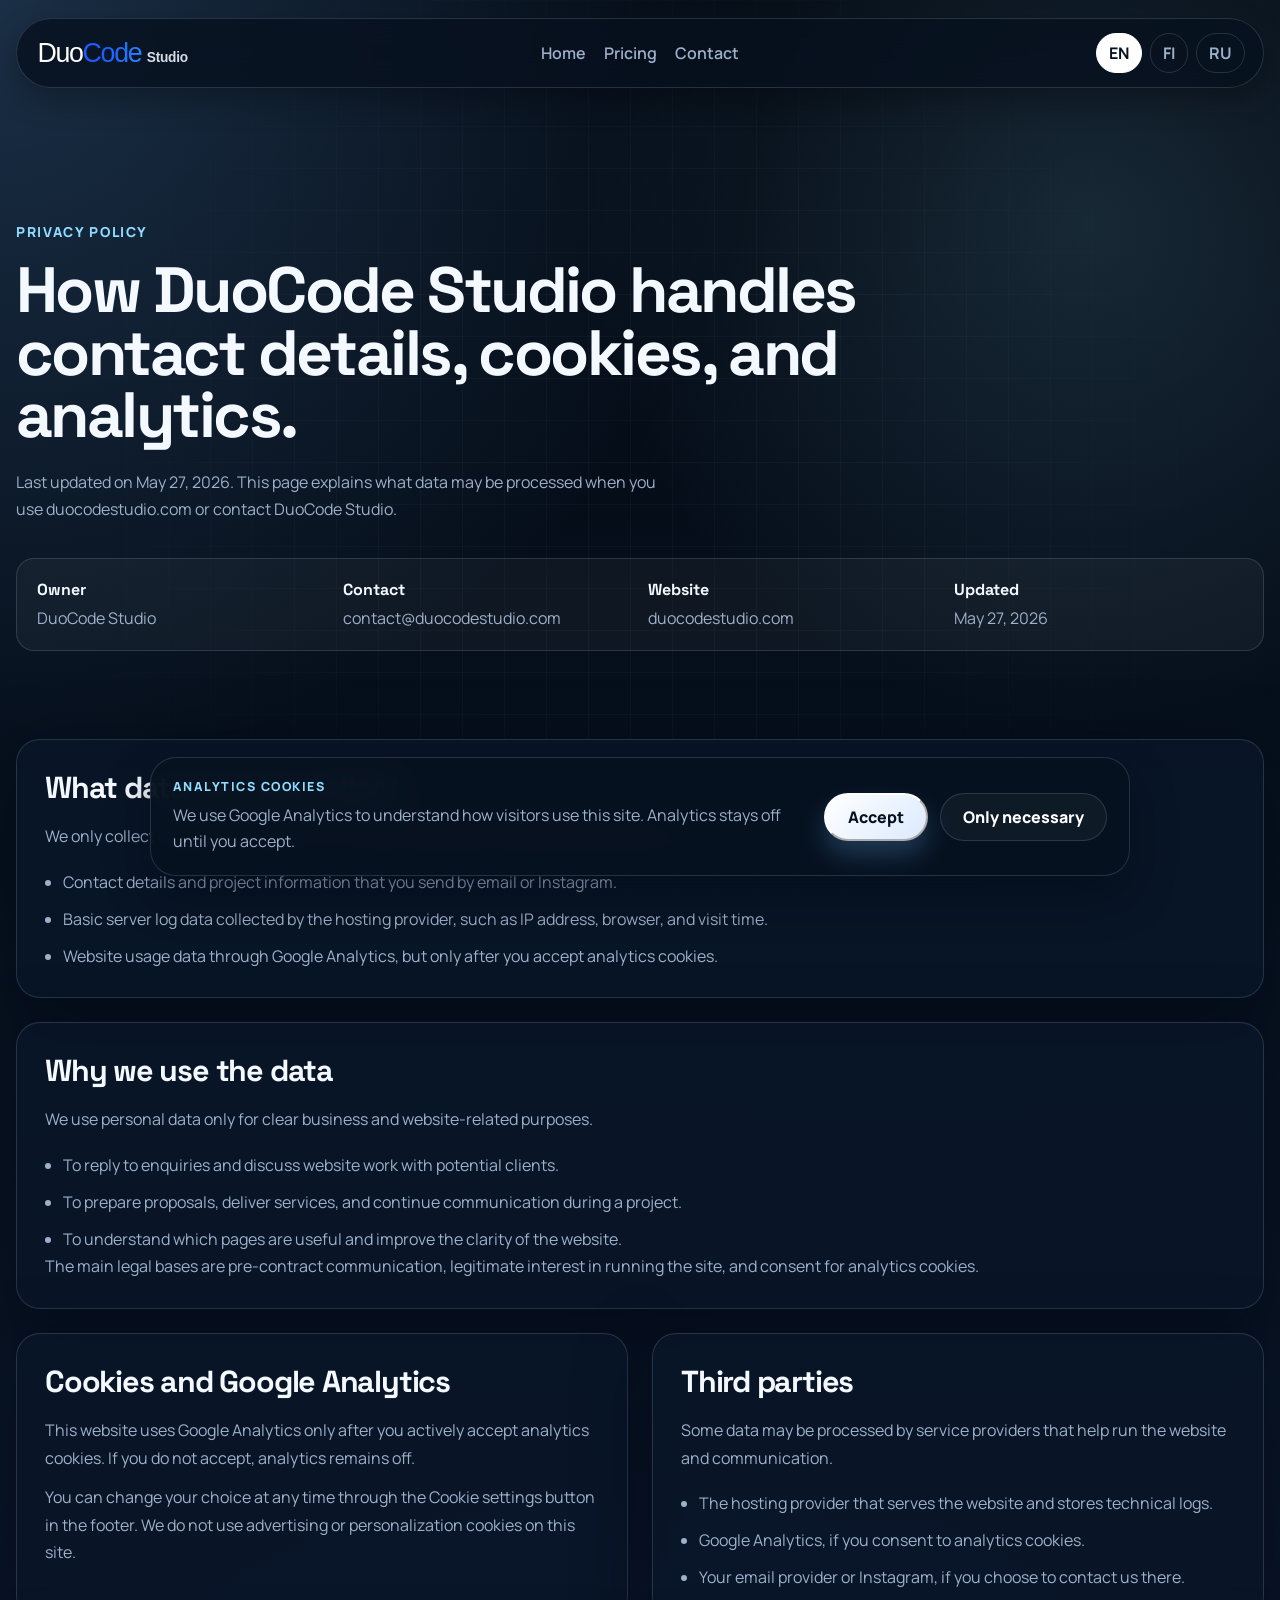
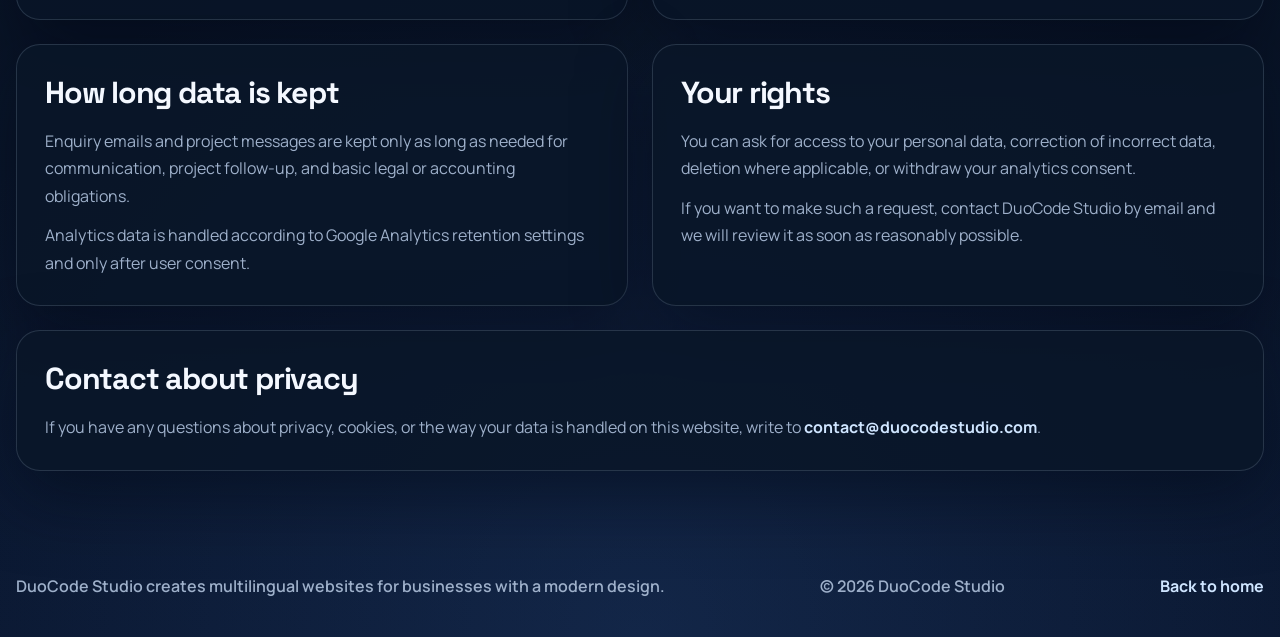
<file: privacy-policy/index.html>
<!doctype html>
<html lang="en">
	<head>
		<meta charset="UTF-8" />
		<meta name="viewport" content="width=device-width, initial-scale=1.0" />
		<title>Privacy Policy | DuoCode Studio</title>
		<meta
			name="description"
			content="Privacy Policy for DuoCode Studio and duocodestudio.com, including contact details, cookies, and Google Analytics usage."
		/>
		<meta name="robots" content="index, follow, max-image-preview:large, max-snippet:-1, max-video-preview:-1" />
		<meta name="theme-color" content="#071220" />
		<link rel="icon" type="image/svg+xml" href="../assets/favicon.svg" />
		<link rel="shortcut icon" href="../assets/favicon.svg" />
		<link rel="canonical" href="https://duocodestudio.com/privacy-policy/" />
		<link rel="alternate" hreflang="en" href="https://duocodestudio.com/privacy-policy/" />
		<link rel="alternate" hreflang="fi" href="https://duocodestudio.com/fi/privacy-policy/" />
		<link rel="alternate" hreflang="ru" href="https://duocodestudio.com/ru/privacy-policy/" />
		<link rel="alternate" hreflang="x-default" href="https://duocodestudio.com/privacy-policy/" />
		<meta property="og:type" content="website" />
		<meta property="og:site_name" content="DuoCode Studio" />
		<meta property="og:locale" content="en_US" />
		<meta property="og:locale:alternate" content="fi_FI" />
		<meta property="og:locale:alternate" content="ru_RU" />
		<meta property="og:url" content="https://duocodestudio.com/privacy-policy/" />
		<meta property="og:title" content="Privacy Policy | DuoCode Studio" />
		<meta
			property="og:description"
			content="Privacy Policy for DuoCode Studio and duocodestudio.com, including contact details, cookies, and Google Analytics usage."
		/>
		<meta property="og:image" content="https://duocodestudio.com/assets/og-image-en.jpg" />
		<meta property="og:image:type" content="image/jpeg" />
		<meta property="og:image:width" content="1200" />
		<meta property="og:image:height" content="630" />
		<meta property="og:image:alt" content="DuoCode Studio preview image with logo and website services message." />
		<meta name="twitter:card" content="summary_large_image" />
		<meta name="twitter:title" content="Privacy Policy | DuoCode Studio" />
		<meta
			name="twitter:description"
			content="Privacy Policy for DuoCode Studio and duocodestudio.com, including contact details, cookies, and Google Analytics usage."
		/>
		<meta name="twitter:image" content="https://duocodestudio.com/assets/og-image-en.jpg" />
		<meta name="twitter:image:alt" content="DuoCode Studio preview image with logo and website services message." />
		<link rel="preconnect" href="https://fonts.googleapis.com" />
		<link rel="preconnect" href="https://fonts.gstatic.com" crossorigin />
		<link
			href="https://fonts.googleapis.com/css2?family=Manrope:wght@400;500;600;700;800&family=Space+Grotesk:wght@500;700&display=swap"
			rel="stylesheet"
		/>
		<link rel="stylesheet" href="../styles.css" />
		<script src="../analytics-consent.js" defer></script>
		<script src="../clarity-consent.js" defer></script>
		<script src="../script.js" defer></script>
	</head>
	<body>
		<div class="page-shell">
			<header class="site-header">
				<a class="brand" href="../" aria-label="DuoCode Studio home">
					<img class="brand-logo" src="../assets/duocode-studio-logo.svg" alt="DuoCode Studio" width="410" height="82" />
				</a>

				<button
					class="menu-toggle"
					type="button"
					aria-label="Open menu"
					aria-controls="primary-menu"
					aria-expanded="false"
					data-menu-open-label="Open menu"
					data-menu-close-label="Close menu"
				>
					<span></span>
					<span></span>
					<span></span>
				</button>

				<div class="header-menu" id="primary-menu">
					<nav class="site-nav" aria-label="Primary">
						<a href="../">Home</a>
						<a href="../#pricing">Pricing</a>
						<a href="../#contact">Contact</a>
					</nav>
					<div class="language-switcher language-switcher-header" aria-label="Language switcher">
						<a class="lang-button is-active" href="./" lang="en" hreflang="en" aria-current="page">EN</a>
						<a class="lang-button" href="../fi/privacy-policy/" lang="fi" hreflang="fi">FI</a>
						<a class="lang-button" href="../ru/privacy-policy/" lang="ru" hreflang="ru">RU</a>
					</div>
				</div>
			</header>

			<main class="legal-main">
				<section class="section legal-hero">
					<div class="section-heading narrow" data-reveal>
						<p class="eyebrow">Privacy Policy</p>
						<h1>How DuoCode Studio handles contact details, cookies, and analytics.</h1>
						<p>
							Last updated on May 27, 2026. This page explains what data may be processed when you use
							duocodestudio.com or contact DuoCode Studio.
						</p>
					</div>

					<div class="legal-meta" data-reveal>
						<div class="legal-meta-block">
							<strong>Owner</strong>
							<span>DuoCode Studio</span>
						</div>
						<div class="legal-meta-block">
							<strong>Contact</strong>
							<span>contact@duocodestudio.com</span>
						</div>
						<div class="legal-meta-block">
							<strong>Website</strong>
							<span>duocodestudio.com</span>
						</div>
						<div class="legal-meta-block">
							<strong>Updated</strong>
							<span>May 27, 2026</span>
						</div>
					</div>
				</section>

				<section class="legal-section-stack">
					<article class="legal-card" data-reveal>
						<h2>What data we may collect</h2>
						<p>We only collect data that is relevant to running this website and responding to enquiries.</p>
						<ul class="legal-list">
							<li>Contact details and project information that you send by email or Instagram.</li>
							<li>Basic server log data collected by the hosting provider, such as IP address, browser, and visit time.</li>
							<li>Website usage data through Google Analytics, but only after you accept analytics cookies.</li>
						</ul>
					</article>

					<article class="legal-card" data-reveal>
						<h2>Why we use the data</h2>
						<p>We use personal data only for clear business and website-related purposes.</p>
						<ul class="legal-list">
							<li>To reply to enquiries and discuss website work with potential clients.</li>
							<li>To prepare proposals, deliver services, and continue communication during a project.</li>
							<li>To understand which pages are useful and improve the clarity of the website.</li>
						</ul>
						<p>
							The main legal bases are pre-contract communication, legitimate interest in running the site, and consent for
							analytics cookies.
						</p>
					</article>

					<div class="legal-grid">
						<article class="legal-card" data-reveal>
							<h3>Cookies and Google Analytics</h3>
							<p>
								This website uses Google Analytics only after you actively accept analytics cookies. If you do not accept,
								analytics remains off.
							</p>
							<p>
								You can change your choice at any time through the Cookie settings button in the footer. We do not use
								advertising or personalization cookies on this site.
							</p>
						</article>

						<article class="legal-card" data-reveal>
							<h3>Third parties</h3>
							<p>Some data may be processed by service providers that help run the website and communication.</p>
							<ul class="legal-list">
								<li>The hosting provider that serves the website and stores technical logs.</li>
								<li>Google Analytics, if you consent to analytics cookies.</li>
								<li>Your email provider or Instagram, if you choose to contact us there.</li>
							</ul>
						</article>

						<article class="legal-card" data-reveal>
							<h3>How long data is kept</h3>
							<p>
								Enquiry emails and project messages are kept only as long as needed for communication, project follow-up,
								and basic legal or accounting obligations.
							</p>
							<p>
								Analytics data is handled according to Google Analytics retention settings and only after user consent.
							</p>
						</article>

						<article class="legal-card" data-reveal>
							<h3>Your rights</h3>
							<p>
								You can ask for access to your personal data, correction of incorrect data, deletion where applicable, or
								withdraw your analytics consent.
							</p>
							<p>
								If you want to make such a request, contact DuoCode Studio by email and we will review it as soon as
								reasonably possible.
							</p>
						</article>
					</div>

					<article class="legal-card" data-reveal>
						<h2>Contact about privacy</h2>
						<p>
							If you have any questions about privacy, cookies, or the way your data is handled on this website, write to
							<a class="legal-contact-link" href="mailto:contact@duocodestudio.com">contact@duocodestudio.com</a>.
						</p>
					</article>
				</section>
			</main>

			<footer class="site-footer">
				<p>DuoCode Studio creates multilingual websites for businesses with a modern design.</p>
				<p>&copy; <span id="year"></span> DuoCode Studio</p>
				<div class="language-switcher language-switcher-footer" aria-label="Language switcher">
					<a class="lang-button is-active" href="./" lang="en" hreflang="en" aria-current="page">EN</a>
					<a class="lang-button" href="../fi/privacy-policy/" lang="fi" hreflang="fi">FI</a>
					<a class="lang-button" href="../ru/privacy-policy/" lang="ru" hreflang="ru">RU</a>
				</div>
				<div class="footer-tools">
					<a class="footer-link" href="../">Back to home</a>
					<button class="cookie-settings-button is-hidden" id="cookie-settings-button" type="button">
						Cookie settings
					</button>
				</div>
			</footer>
		</div>

		<div
			class="cookie-banner is-hidden"
			id="cookie-banner"
			role="dialog"
			aria-live="polite"
			aria-label="Analytics cookies"
		>
			<div class="cookie-banner-copy">
				<p class="cookie-banner-kicker">Analytics cookies</p>
				<p class="cookie-banner-text">
					We use Google Analytics to understand how visitors use this site. Analytics stays off until you accept.
				</p>
			</div>
			<div class="cookie-banner-actions">
				<button class="button button-primary" id="cookie-accept" type="button">Accept</button>
				<button class="button button-secondary" id="cookie-reject" type="button">Only necessary</button>
			</div>
		</div>
	</body>
</html>
</file>
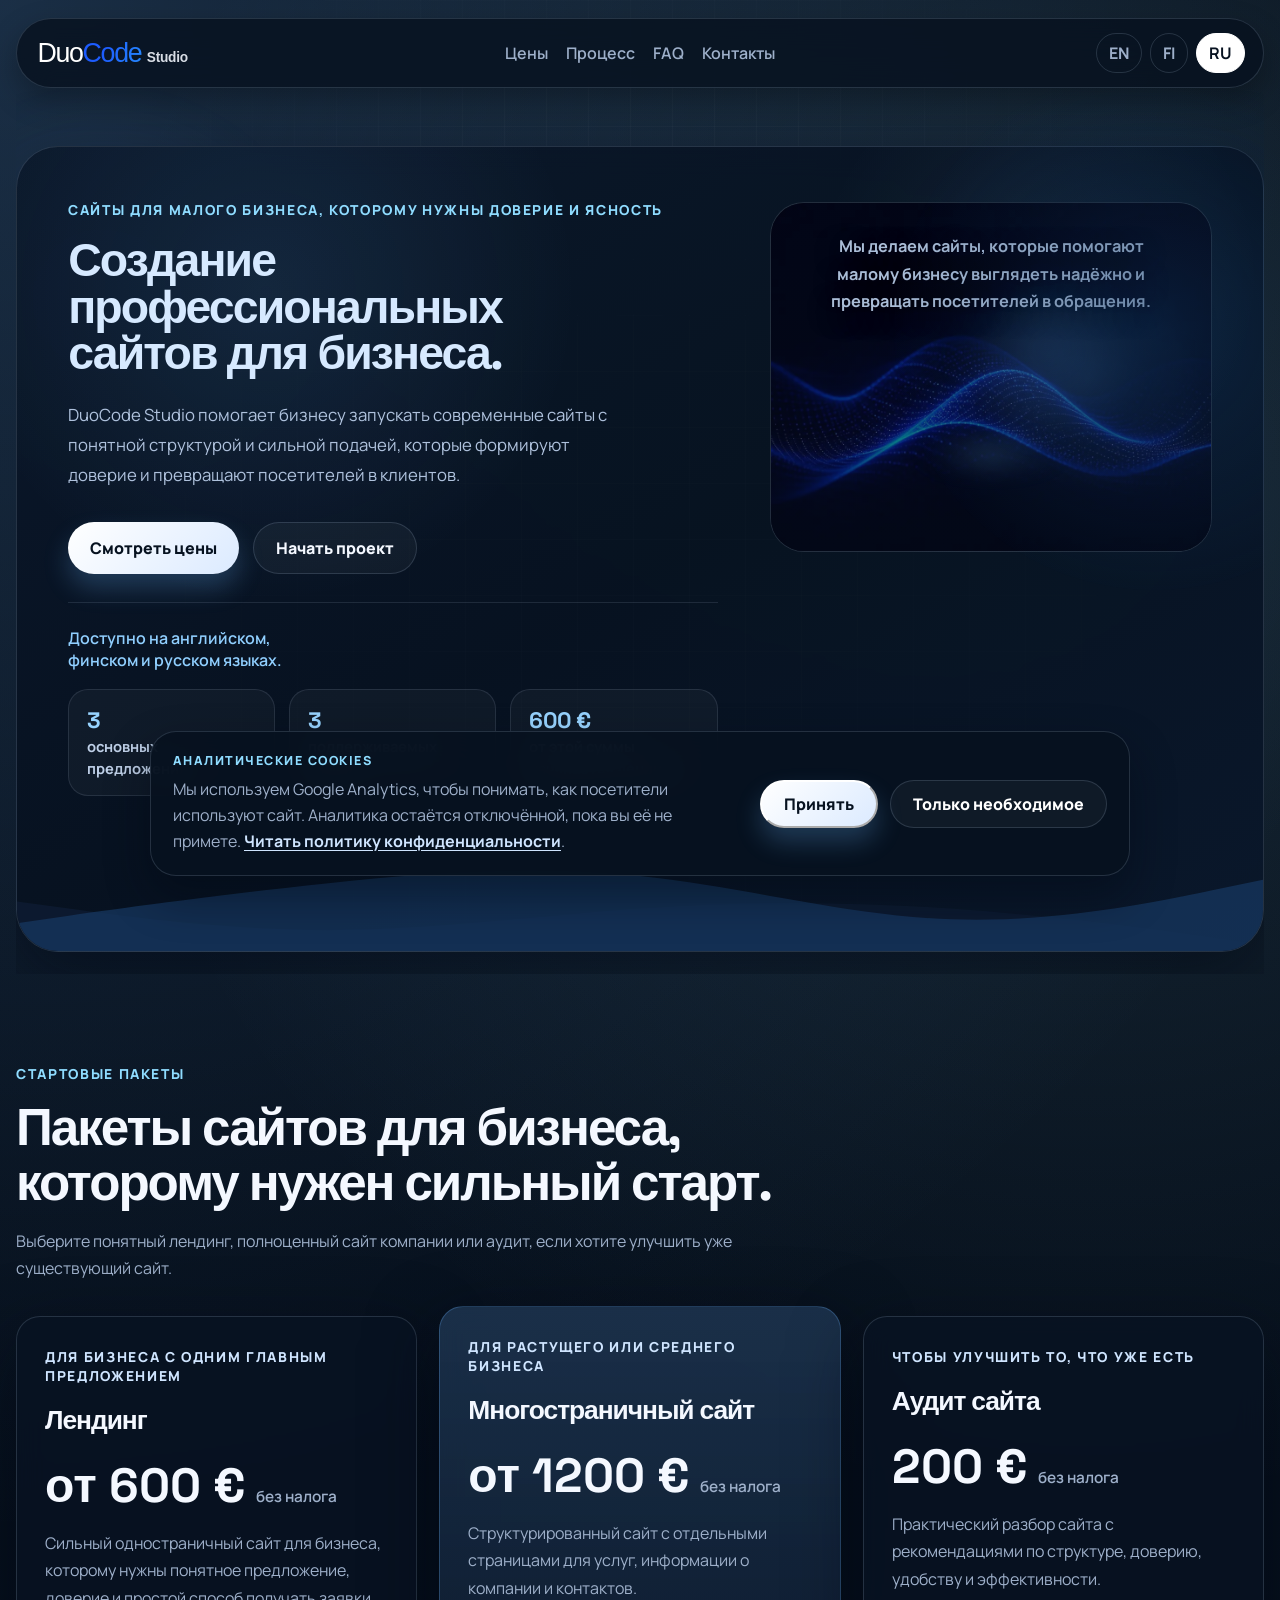
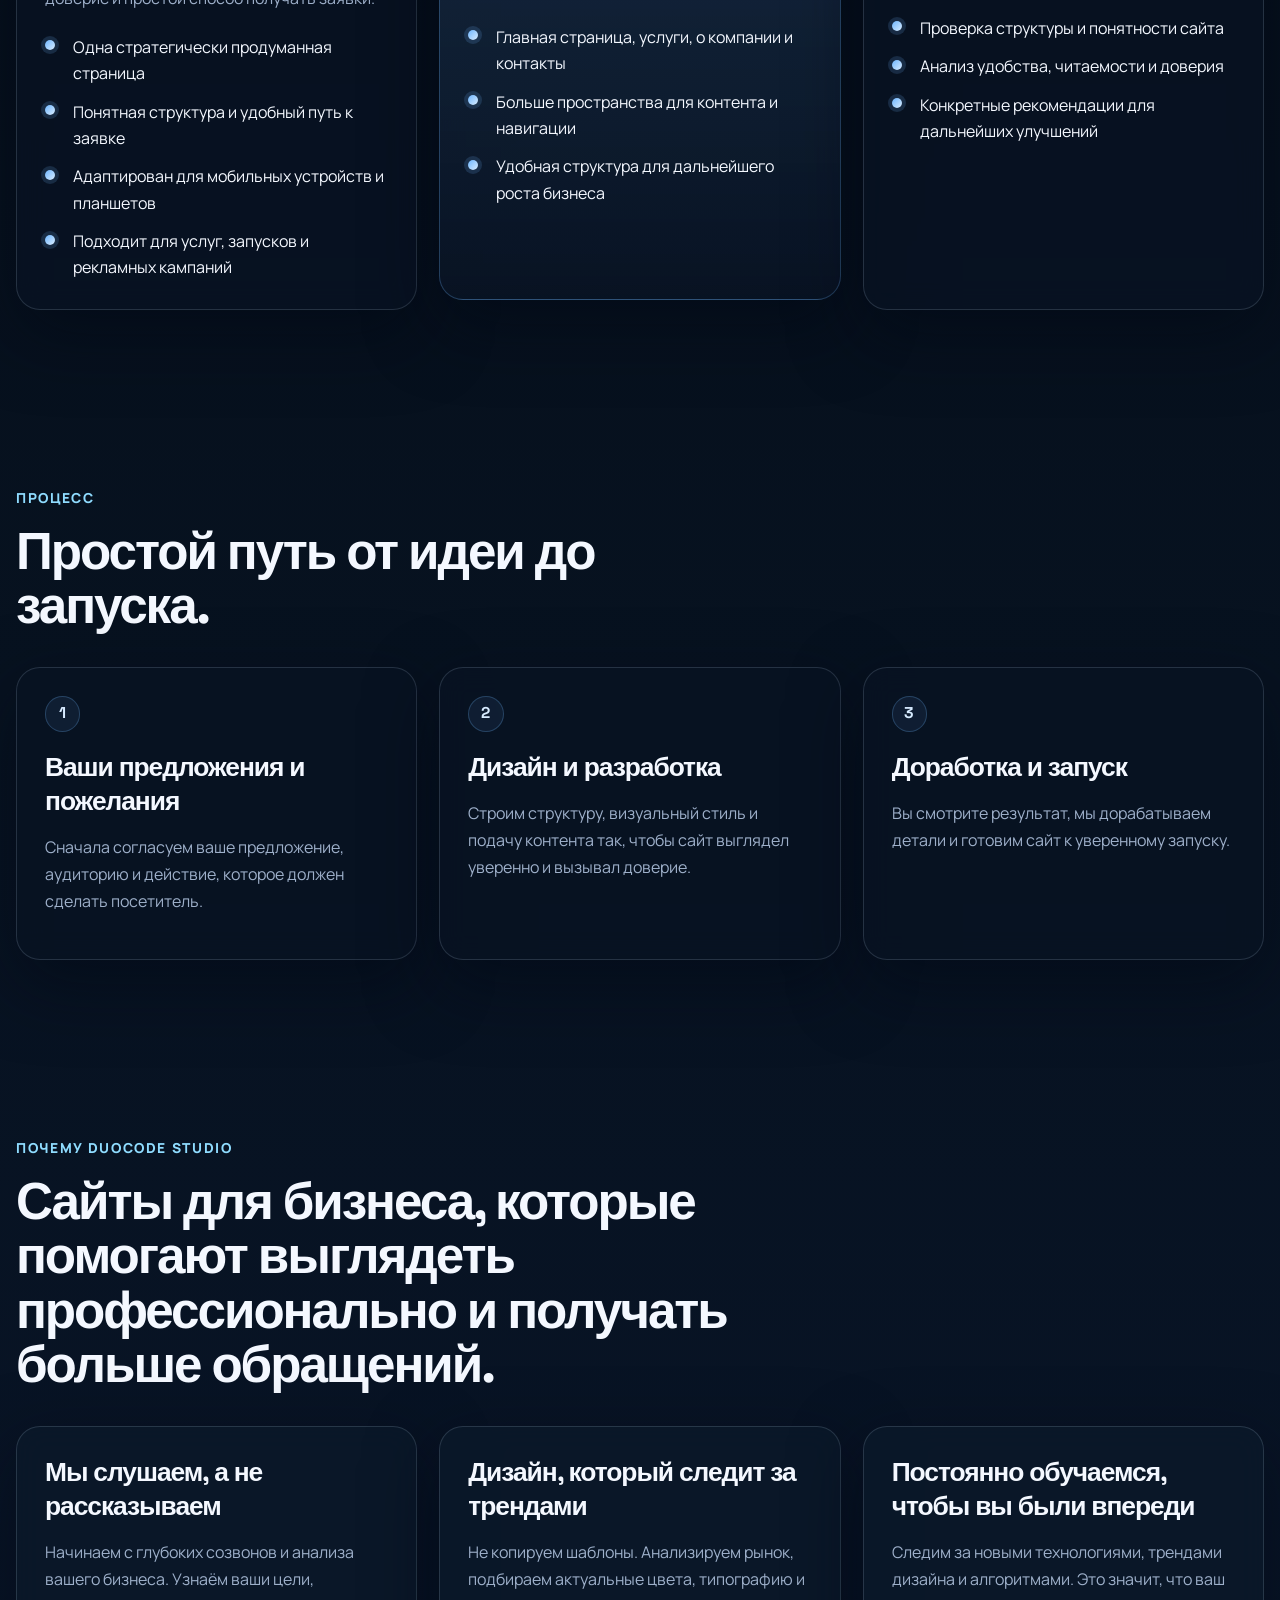
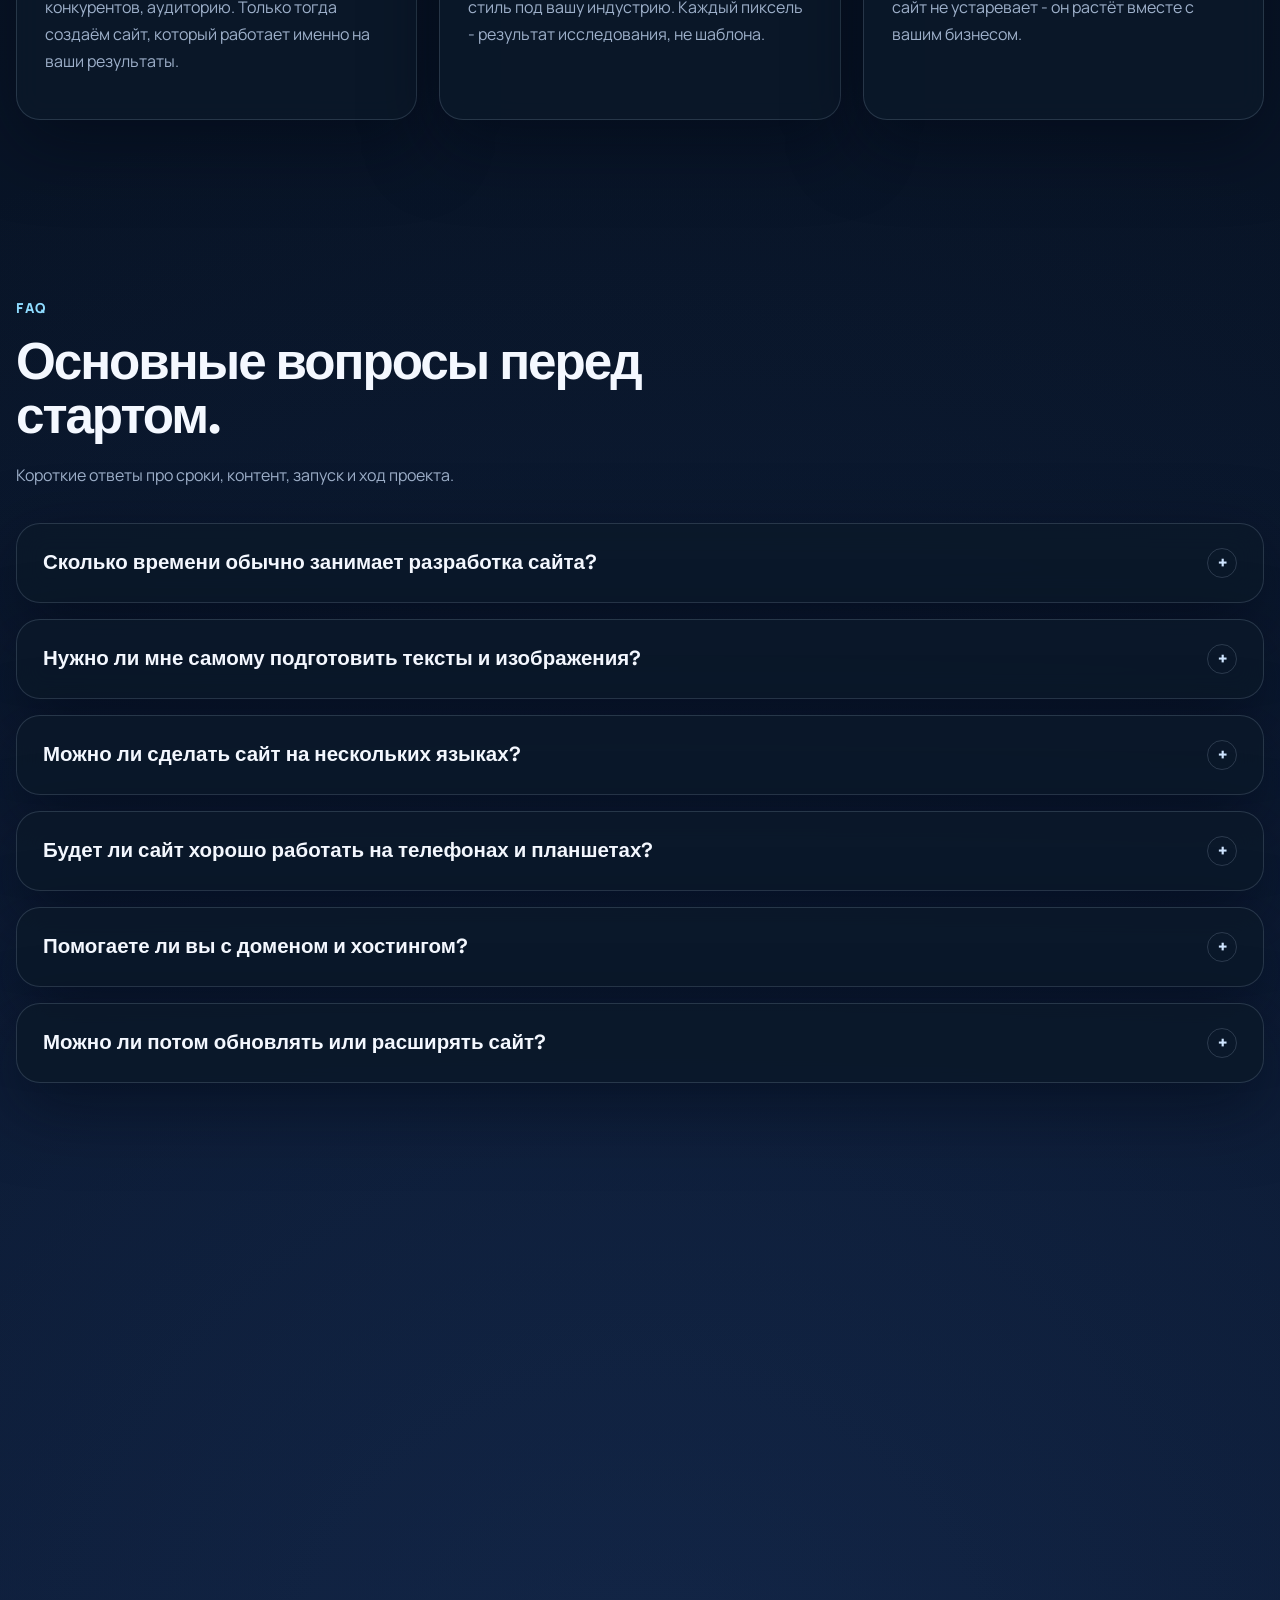
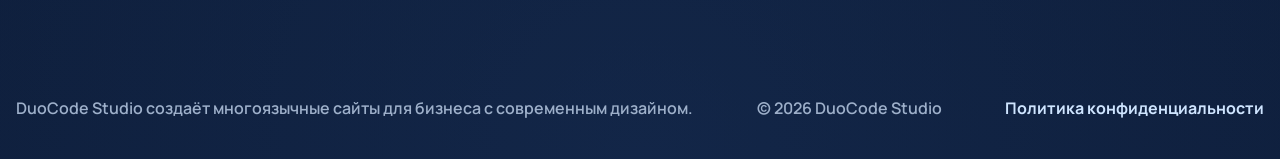
<file: ru/index.html>
<!doctype html>
<html lang="ru">
	<head>
		<meta charset="UTF-8" />
		<meta name="viewport" content="width=device-width, initial-scale=1.0" />
		<title>Сайты для малого бизнеса от 600 € | DuoCode Studio</title>
		<meta
			name="description"
			content="DuoCode Studio создаёт профессиональные многоязычные сайты для бизнеса: лендинги, многостраничные сайты и аудит сайта. От 600 €."
		/>
		<meta name="robots" content="index, follow, max-image-preview:large, max-snippet:-1, max-video-preview:-1" />
		<meta name="theme-color" content="#071220" />
		<link rel="icon" type="image/svg+xml" href="../assets/favicon.svg" />
		<link rel="shortcut icon" href="../assets/favicon.svg" />
		<link rel="canonical" href="https://duocodestudio.com/ru/" />
		<link rel="alternate" hreflang="en" href="https://duocodestudio.com/" />
		<link rel="alternate" hreflang="fi" href="https://duocodestudio.com/fi/" />
		<link rel="alternate" hreflang="ru" href="https://duocodestudio.com/ru/" />
		<link rel="alternate" hreflang="x-default" href="https://duocodestudio.com/" />
		<meta property="og:type" content="website" />
		<meta property="og:site_name" content="DuoCode Studio" />
		<meta property="og:locale" content="ru_RU" />
		<meta property="og:locale:alternate" content="en_US" />
		<meta property="og:locale:alternate" content="fi_FI" />
		<meta property="og:url" content="https://duocodestudio.com/ru/" />
		<meta property="og:title" content="Сайты для малого бизнеса от 600 € | DuoCode Studio" />
		<meta
			property="og:description"
			content="DuoCode Studio создаёт профессиональные многоязычные сайты для бизнеса: лендинги, многостраничные сайты и аудит сайта. От 600 €."
		/>
		<meta property="og:image" content="https://duocodestudio.com/assets/og-image-ru.jpg" />
		<meta property="og:image:type" content="image/jpeg" />
		<meta property="og:image:width" content="1200" />
		<meta property="og:image:height" content="630" />
		<meta property="og:image:alt" content="Превью DuoCode Studio с логотипом и сообщением о создании сайтов." />
		<meta name="twitter:card" content="summary_large_image" />
		<meta name="twitter:title" content="Сайты для малого бизнеса от 600 € | DuoCode Studio" />
		<meta
			name="twitter:description"
			content="DuoCode Studio создаёт профессиональные многоязычные сайты для бизнеса: лендинги, многостраничные сайты и аудит сайта. От 600 €."
		/>
		<meta name="twitter:image" content="https://duocodestudio.com/assets/og-image-ru.jpg" />
		<meta name="twitter:image:alt" content="Превью DuoCode Studio с логотипом и сообщением о создании сайтов." />
		<link rel="preconnect" href="https://fonts.googleapis.com" />
		<link rel="preconnect" href="https://fonts.gstatic.com" crossorigin />
		<link
			href="https://fonts.googleapis.com/css2?family=Manrope:wght@400;500;600;700;800&family=Space+Grotesk:wght@500;700&display=swap"
			rel="stylesheet"
		/>
		<link rel="stylesheet" href="../styles.css" />
		<script src="../analytics-consent.js" defer></script>
		<script src="../clarity-consent.js" defer></script>
		<script type="application/ld+json">
			{
				"@context": "https://schema.org",
				"@graph": [
					{
						"@type": "ProfessionalService",
						"@id": "https://duocodestudio.com/ru/#service",
						"name": "DuoCode Studio",
						"url": "https://duocodestudio.com/ru/",
						"logo": "https://duocodestudio.com/assets/duocode-studio-logo.svg",
						"image": "https://duocodestudio.com/assets/duocode-studio-logo.svg",
						"email": "contact@duocodestudio.com",
						"description": "DuoCode Studio создаёт многоязычные сайты для малого бизнеса, включая лендинги, многостраничные сайты и аудит сайта.",
						"priceRange": "EUR 200-1200+",
						"areaServed": ["Finland", "Europe"],
						"availableLanguage": ["English", "Finnish", "Russian"],
						"serviceType": ["Создание лендингов", "Создание многостраничных сайтов", "Аудит сайта"],
						"contactPoint": {
							"@type": "ContactPoint",
							"contactType": "customer support",
							"email": "contact@duocodestudio.com",
							"availableLanguage": ["English", "Finnish", "Russian"]
						},
						"offers": [
							{
								"@type": "Offer",
								"name": "Лендинг",
								"priceCurrency": "EUR",
								"price": "600",
								"description": "Лендинг для малого бизнеса с одним основным предложением."
							},
							{
								"@type": "Offer",
								"name": "Многостраничный сайт",
								"priceCurrency": "EUR",
								"price": "1200",
								"description": "Многостраничный сайт для растущего малого бизнеса."
							},
							{
								"@type": "Offer",
								"name": "Аудит сайта",
								"priceCurrency": "EUR",
								"price": "200",
								"description": "Аудит сайта с рекомендациями по ясности, доверию, UX и скорости."
							}
						]
					},
					{
						"@type": "FAQPage",
						"@id": "https://duocodestudio.com/ru/#faqpage",
						"inLanguage": "ru",
						"mainEntity": [
							{
								"@type": "Question",
								"name": "Сколько времени обычно занимает разработка сайта?",
								"acceptedAnswer": {
									"@type": "Answer",
									"text": "Большинство лендингов готовы примерно за 1-2 недели. Многостраничный сайт обычно занимает 2-4 недели в зависимости от объёма, контента и скорости обратной связи."
								}
							},
							{
								"@type": "Question",
								"name": "Нужно ли мне самому подготовить тексты и изображения?",
								"acceptedAnswer": {
									"@type": "Answer",
									"text": "Вы можете прислать свои тексты, фотографии и бренд-материалы. Если нужно, мы поможем структурировать контент так, чтобы сайт выглядел понятно и профессионально."
								}
							},
							{
								"@type": "Question",
								"name": "Можно ли сделать сайт на нескольких языках?",
								"acceptedAnswer": {
									"@type": "Answer",
									"text": "Да. DuoCode Studio может сделать сайт на английском, финском и русском языках с понятной многоязычной структурой."
								}
							},
							{
								"@type": "Question",
								"name": "Будет ли сайт хорошо работать на телефонах и планшетах?",
								"acceptedAnswer": {
									"@type": "Answer",
									"text": "Да. Каждый сайт делается адаптивным, чтобы он чисто выглядел и удобно работал на компьютерах, планшетах и мобильных устройствах."
								}
							},
							{
								"@type": "Question",
								"name": "Помогаете ли вы с доменом и хостингом?",
								"acceptedAnswer": {
									"@type": "Answer",
									"text": "Да. Мы можем подсказать по выбору и настройке домена и хостинга, или работать с тем провайдером, который у вас уже есть."
								}
							},
							{
								"@type": "Question",
								"name": "Можно ли потом обновлять или расширять сайт?",
								"acceptedAnswer": {
									"@type": "Answer",
									"text": "Да. Можно начать с лендинга, а потом расширить его до многостраничного сайта, добавить новые блоки или улучшать контент со временем."
								}
							}
						]
					}
				]
			}
		</script>
		<script src="../script.js" defer></script>
	</head>
	<body>
		<div class="page-shell">
			<header class="site-header">
				<a class="brand" href="#top" aria-label="DuoCode Studio">
					<img class="brand-logo" src="../assets/duocode-studio-logo.svg" alt="DuoCode Studio" width="410" height="82" />
				</a>

				<button
					class="menu-toggle"
					type="button"
					aria-label="Открыть меню"
					aria-controls="primary-menu"
					aria-expanded="false"
					data-menu-open-label="Открыть меню"
					data-menu-close-label="Закрыть меню"
				>
					<span></span>
					<span></span>
					<span></span>
				</button>

				<div class="header-menu" id="primary-menu">
					<nav class="site-nav" aria-label="Основная навигация">
						<a href="#pricing">Цены</a>
						<a href="#process">Процесс</a>
						<a href="#faq">FAQ</a>
						<a href="#contact">Контакты</a>
					</nav>

					<div class="language-switcher language-switcher-header" aria-label="Переключатель языка">
						<a class="lang-button" href="../" lang="en" hreflang="en">EN</a>
						<a class="lang-button" href="../fi/" lang="fi" hreflang="fi">FI</a>
						<a class="lang-button is-active" href="./" lang="ru" hreflang="ru" aria-current="page">RU</a>
					</div>
				</div>
			</header>

			<main id="top">
				<section class="hero section">
					<div class="hero-surface">
						<div class="hero-grid">
							<div class="hero-copy" data-reveal>
								<p class="eyebrow">Сайты для малого бизнеса, которому нужны доверие и ясность</p>
								<h1>Создание профессиональных сайтов для бизнеса.</h1>
								<p class="hero-intro">
									DuoCode Studio помогает бизнесу запускать современные сайты с понятной структурой и сильной подачей,
									которые формируют доверие и превращают посетителей в клиентов.
								</p>

								<div class="hero-actions">
									<a class="button button-primary" href="#pricing">Смотреть цены</a>
									<a class="button button-secondary" href="#contact">Начать проект</a>
								</div>

								<div class="hero-meta">
									<p class="hero-note">Доступно на английском, финском и русском языках.</p>

									<div class="hero-mini-stats">
										<article class="hero-mini-stat">
											<strong>3</strong>
											<span>основных предложения!</span>
										</article>
										<article class="hero-mini-stat">
											<strong>3</strong>
											<span>поддерживаемых языка</span>
										</article>
										<article class="hero-mini-stat">
											<strong>600 €</strong>
											<span>от этой суммы начинается лендинг</span>
										</article>
									</div>
								</div>
							</div>

							<aside class="hero-scene" data-reveal>
								<div class="scene-canvas">
									<div class="scene-gridlines" aria-hidden="true"></div>
									<div class="scene-glow scene-glow-a" aria-hidden="true"></div>
									<div class="scene-glow scene-glow-b" aria-hidden="true"></div>
									<div class="scene-platform" aria-hidden="true"></div>

									<p class="scene-overlay-copy">
										Мы делаем сайты, которые помогают малому бизнесу выглядеть надёжно и превращать посетителей в
										обращения.
									</p>
								</div>
							</aside>
						</div>

						<div class="hero-wave" aria-hidden="true">
							<svg viewBox="0 0 1440 180" preserveAspectRatio="none">
								<path
									class="hero-wave-back"
									fill="#0d1b31"
									fill-opacity="0.88"
									d="M0,107L60,117.3C120,128,240,149,360,149.3C480,149,600,128,720,117.3C840,107,960,107,1080,117.3C1200,128,1320,149,1380,160L1440,171L1440,181L1380,181C1320,181,1200,181,1080,181C960,181,840,181,720,181C600,181,480,181,360,181C240,181,120,181,60,181L0,181Z"
								></path>
								<path
									class="hero-wave-front"
									fill="#173862"
									fill-opacity="0.72"
									d="M0,139L60,128C120,117,240,96,360,80C480,64,600,53,720,69.3C840,85,960,128,1080,133.3C1200,139,1320,107,1380,90.7L1440,75L1440,181L1380,181C1320,181,1200,181,1080,181C960,181,840,181,720,181C600,181,480,181,360,181C240,181,120,181,60,181L0,181Z"
								></path>
							</svg>
						</div>
					</div>
				</section>

				<section class="section pricing-section" id="pricing">
					<div class="section-heading" data-reveal>
						<p class="eyebrow">Стартовые пакеты</p>
						<h2>Пакеты сайтов для бизнеса, которому нужен сильный старт.</h2>
						<p>
							Выберите понятный лендинг, полноценный сайт компании или аудит, если хотите улучшить уже существующий
							сайт.
						</p>
					</div>

					<div class="pricing-grid">
						<article class="price-card" data-reveal>
							<p class="card-kicker">Для бизнеса с одним главным предложением</p>
							<h3>Лендинг</h3>
							<p class="price">от 600 € <span class="price-note">без налога</span></p>
							<p class="card-copy">
								Сильный одностраничный сайт для бизнеса, которому нужны понятное предложение, доверие и простой способ
								получать заявки.
							</p>
							<ul class="feature-list">
								<li>Одна стратегически продуманная страница</li>
								<li>Понятная структура и удобный путь к заявке</li>
								<li>Адаптирован для мобильных устройств и планшетов</li>
								<li>Подходит для услуг, запусков и рекламных кампаний</li>
							</ul>
						</article>

						<article class="price-card featured" data-reveal>
							<p class="card-kicker">Для растущего или среднего бизнеса</p>
							<h3>Многостраничный сайт</h3>
							<p class="price">от 1200 € <span class="price-note">без налога</span></p>
							<p class="card-copy">
								Структурированный сайт с отдельными страницами для услуг, информации о компании и контактов.
							</p>
							<ul class="feature-list">
								<li>Главная страница, услуги, о компании и контакты</li>
								<li>Больше пространства для контента и навигации</li>
								<li>Удобная структура для дальнейшего роста бизнеса</li>
							</ul>
						</article>

						<article class="price-card" data-reveal>
							<p class="card-kicker">Чтобы улучшить то, что уже есть</p>
							<h3>Аудит сайта</h3>
							<p class="price">200 € <span class="price-note">без налога</span></p>
							<p class="card-copy">
								Практический разбор сайта с рекомендациями по структуре, доверию, удобству и эффективности.
							</p>
							<ul class="feature-list">
								<li>Проверка структуры и понятности сайта</li>
								<li>Анализ удобства, читаемости и доверия</li>
								<li>Конкретные рекомендации для дальнейших улучшений</li>
							</ul>
						</article>
					</div>
				</section>

				<section class="section process-section" id="process">
					<div class="section-heading" data-reveal>
						<p class="eyebrow">Процесс</p>
						<h2>Простой путь от идеи до запуска.</h2>
					</div>

					<div class="process-grid">
						<article class="process-card" data-reveal>
							<span class="process-number">1</span>
							<h3>Ваши предложения и пожелания</h3>
							<p>Сначала согласуем ваше предложение, аудиторию и действие, которое должен сделать посетитель.</p>
						</article>
						<article class="process-card" data-reveal>
							<span class="process-number">2</span>
							<h3>Дизайн и разработка</h3>
							<p>
								Строим структуру, визуальный стиль и подачу контента так, чтобы сайт выглядел уверенно и вызывал
								доверие.
							</p>
						</article>
						<article class="process-card" data-reveal>
							<span class="process-number">3</span>
							<h3>Доработка и запуск</h3>
							<p>Вы смотрите результат, мы дорабатываем детали и готовим сайт к уверенному запуску.</p>
						</article>
					</div>
				</section>

				<section class="section value-section">
					<div class="section-heading narrow" data-reveal>
						<p class="eyebrow">Почему DuoCode Studio</p>
						<h2>Сайты для бизнеса, которые помогают выглядеть профессионально и получать больше обращений.</h2>
					</div>

					<div class="value-grid">
						<article class="value-card" data-reveal>
							<h3>Мы слушаем, а не рассказываем</h3>
							<p>
								Начинаем с глубоких созвонов и анализа вашего бизнеса. Узнаём ваши цели, конкурентов, аудиторию. Только
								тогда создаём сайт, который работает именно на ваши результаты.
							</p>
						</article>
						<article class="value-card" data-reveal>
							<h3>Дизайн, который следит за трендами</h3>
							<p>
								Не копируем шаблоны. Анализируем рынок, подбираем актуальные цвета, типографию и стиль под вашу
								индустрию. Каждый пиксель - результат исследования, не шаблона.
							</p>
						</article>
						<article class="value-card" data-reveal>
							<h3>Постоянно обучаемся, чтобы вы были впереди</h3>
							<p>
								Следим за новыми технологиями, трендами дизайна и алгоритмами. Это значит, что ваш сайт не устаревает -
								он растёт вместе с вашим бизнесом.
							</p>
						</article>
					</div>
				</section>

				<section class="section faq-section" id="faq">
					<div class="section-heading narrow" data-reveal>
						<p class="eyebrow">FAQ</p>
						<h2>Основные вопросы перед стартом.</h2>
						<p>Короткие ответы про сроки, контент, запуск и ход проекта.</p>
					</div>

					<div class="faq-list">
						<details class="faq-item" data-reveal>
							<summary class="faq-question">Сколько времени обычно занимает разработка сайта?</summary>
							<div class="faq-answer">
								<p>
									Большинство лендингов готовы примерно за 1-2 недели. Многостраничный сайт обычно занимает 2-4 недели в
									зависимости от объёма, контента и скорости обратной связи.
								</p>
							</div>
						</details>

						<details class="faq-item" data-reveal>
							<summary class="faq-question">Нужно ли мне самому подготовить тексты и изображения?</summary>
							<div class="faq-answer">
								<p>
									Вы можете прислать свои тексты, фотографии и бренд-материалы. Если нужно, мы поможем структурировать
									контент так, чтобы сайт выглядел понятно и профессионально.
								</p>
							</div>
						</details>

						<details class="faq-item" data-reveal>
							<summary class="faq-question">Можно ли сделать сайт на нескольких языках?</summary>
							<div class="faq-answer">
								<p>
									Да. DuoCode Studio может сделать сайт на английском, финском и русском языках с понятной многоязычной
									структурой.
								</p>
							</div>
						</details>

						<details class="faq-item" data-reveal>
							<summary class="faq-question">Будет ли сайт хорошо работать на телефонах и планшетах?</summary>
							<div class="faq-answer">
								<p>
									Да. Каждый сайт делается адаптивным, чтобы он чисто выглядел и удобно работал на компьютерах,
									планшетах и мобильных устройствах.
								</p>
							</div>
						</details>

						<details class="faq-item" data-reveal>
							<summary class="faq-question">Помогаете ли вы с доменом и хостингом?</summary>
							<div class="faq-answer">
								<p>
									Да. Мы можем подсказать по выбору и настройке домена и хостинга, или работать с тем провайдером,
									который у вас уже есть.
								</p>
							</div>
						</details>

						<details class="faq-item" data-reveal>
							<summary class="faq-question">Можно ли потом обновлять или расширять сайт?</summary>
							<div class="faq-answer">
								<p>
									Да. Можно начать с лендинга, а потом расширить его до многостраничного сайта, добавить новые блоки или
									улучшать контент со временем.
								</p>
							</div>
						</details>
					</div>
				</section>

				<section class="section cta-section" id="contact" data-reveal>
					<div class="cta-panel">
						<div class="cta-copy">
							<p class="eyebrow">Сделаем это вместе</p>
							<h2>Нужен профессиональный сайт для бизнеса?</h2>
							<p>Напишите о вашем бизнесе, услугах и о том, нужен ли вам лендинг, многостраничный сайт или аудит.</p>
						</div>

						<div class="cta-actions">
							<a class="button button-primary" href="mailto:contact@duocodestudio.com">Написать DuoCode Studio</a>
							<a
								class="button button-secondary"
								href="https://www.instagram.com/duocode.studio?igsh=MXdiYXFjajJpcDlhMQ%3D%3D&utm_source=qr"
								target="_blank"
								rel="noreferrer noopener"
							>
								Instagram
							</a>
							<p class="contact-line">Можно писать на английском, финском или русском.</p>
							<a class="contact-mail" href="mailto:contact@duocodestudio.com">contact@duocodestudio.com</a>
						</div>
					</div>
				</section>
			</main>

			<footer class="site-footer">
				<p>DuoCode Studio создаёт многоязычные сайты для бизнеса с современным дизайном.</p>
				<p>&copy; <span id="year"></span> DuoCode Studio</p>
				<div class="language-switcher language-switcher-footer" aria-label="Переключатель языка">
					<a class="lang-button" href="../" lang="en" hreflang="en">EN</a>
					<a class="lang-button" href="../fi/" lang="fi" hreflang="fi">FI</a>
					<a class="lang-button is-active" href="./" lang="ru" hreflang="ru" aria-current="page">RU</a>
				</div>
				<div class="footer-tools">
					<a class="footer-link" href="./privacy-policy/">Политика конфиденциальности</a>
					<button class="cookie-settings-button is-hidden" id="cookie-settings-button" type="button">
						Настройки cookies
					</button>
				</div>
			</footer>
		</div>
		<div
			class="cookie-banner is-hidden"
			id="cookie-banner"
			role="dialog"
			aria-live="polite"
			aria-label="Аналитические cookies"
		>
			<div class="cookie-banner-copy">
				<p class="cookie-banner-kicker">Аналитические cookies</p>
				<p class="cookie-banner-text">
					Мы используем Google Analytics, чтобы понимать, как посетители используют сайт. Аналитика остаётся
					отключённой, пока вы её не примете.
					<a class="cookie-banner-link" href="./privacy-policy/">Читать политику конфиденциальности</a>.
				</p>
			</div>
			<div class="cookie-banner-actions">
				<button class="button button-primary" id="cookie-accept" type="button">Принять</button>
				<button class="button button-secondary" id="cookie-reject" type="button">Только необходимое</button>
			</div>
		</div>
	</body>
</html>
</file>
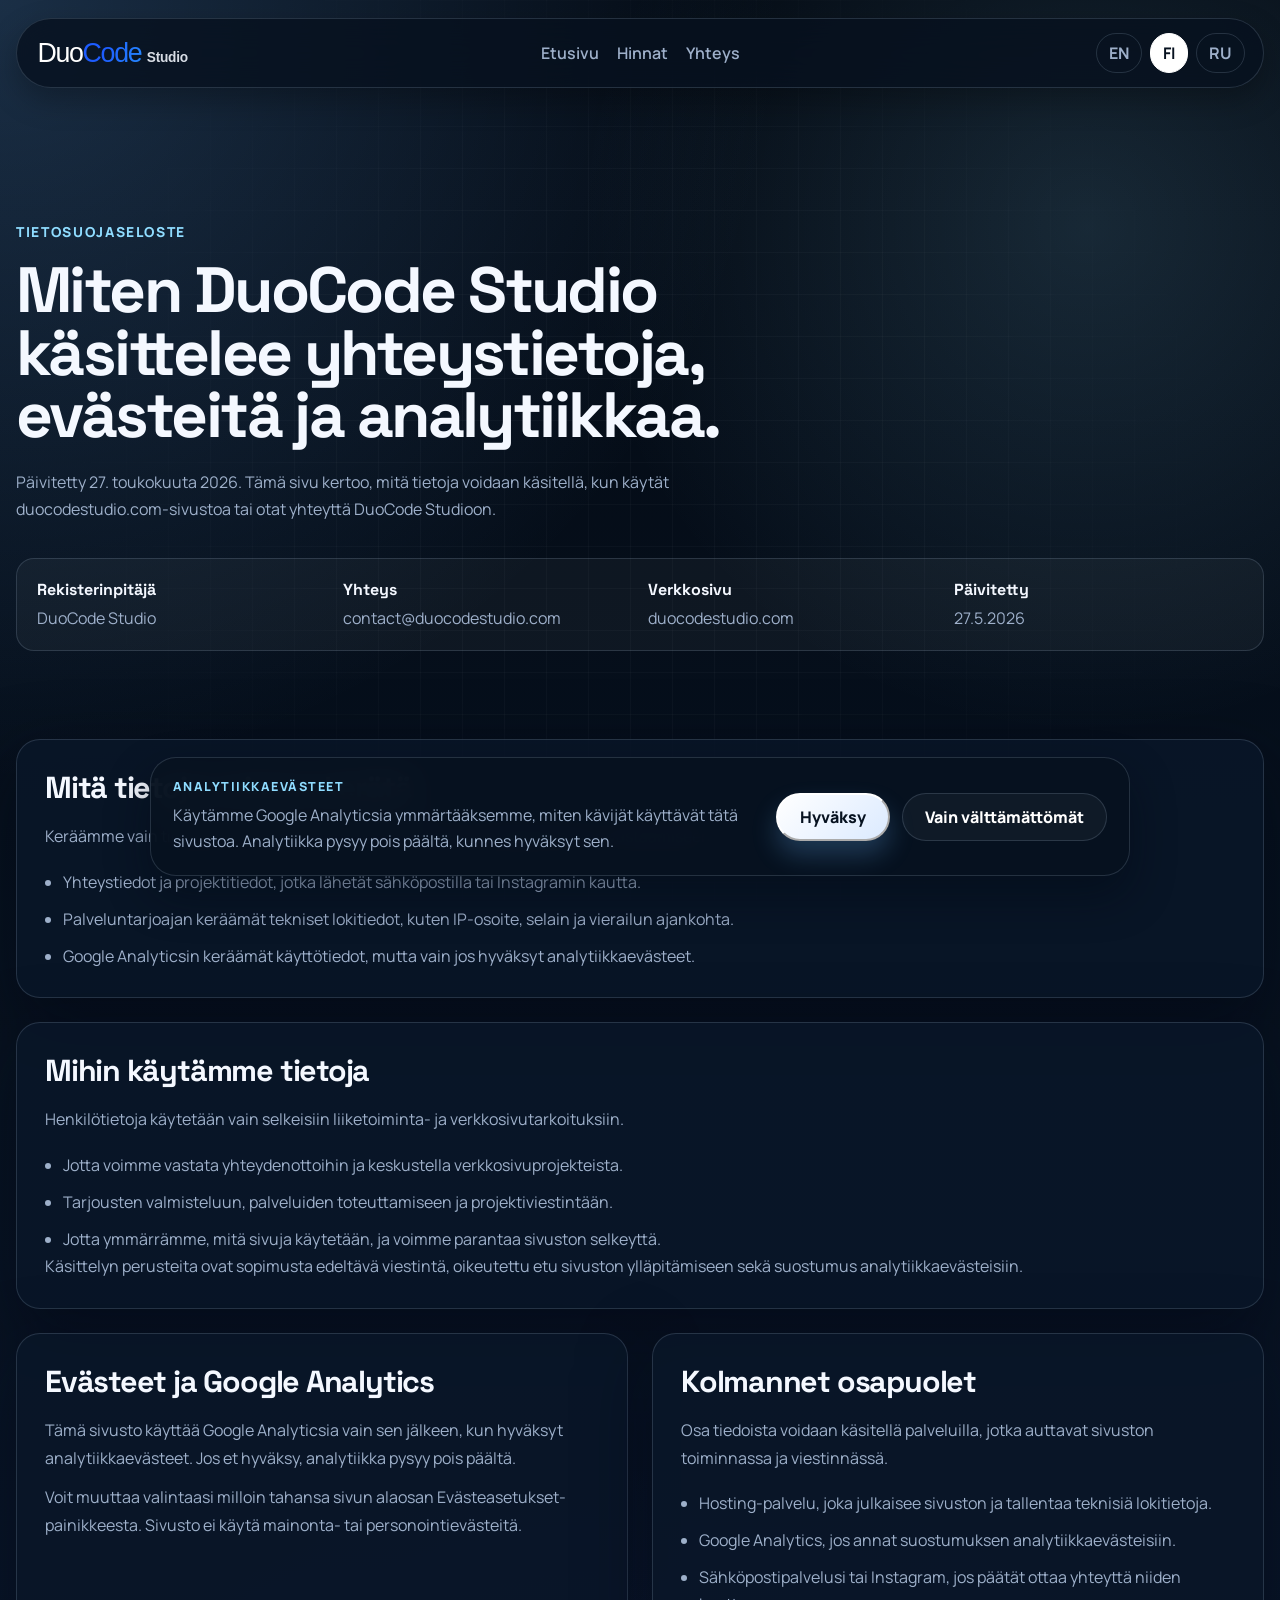
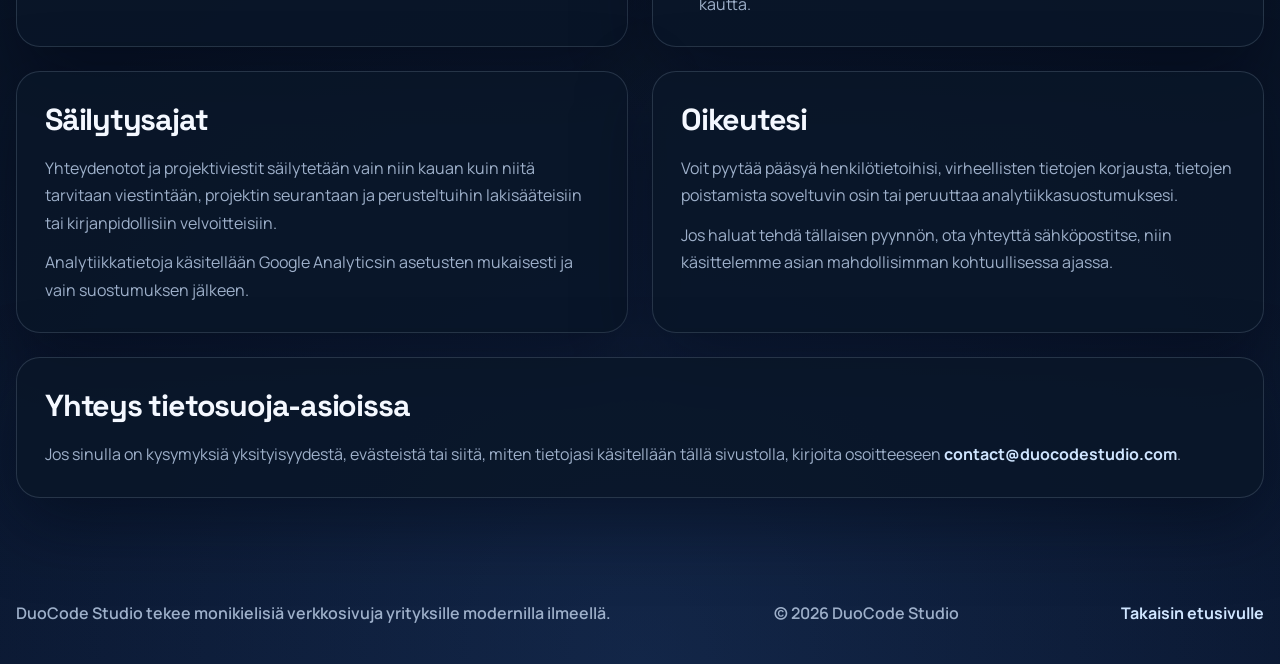
<file: fi/privacy-policy/index.html>
<!doctype html>
<html lang="fi">
	<head>
		<meta charset="UTF-8" />
		<meta name="viewport" content="width=device-width, initial-scale=1.0" />
		<title>Tietosuojaseloste | DuoCode Studio</title>
		<meta
			name="description"
			content="DuoCode Studion tietosuojaseloste ja tiedot siitä, miten duocodestudio.com käsittelee yhteystietoja, evästeitä ja Google Analyticsia."
		/>
		<meta name="robots" content="index, follow, max-image-preview:large, max-snippet:-1, max-video-preview:-1" />
		<meta name="theme-color" content="#071220" />
		<link rel="icon" type="image/svg+xml" href="../../assets/favicon.svg" />
		<link rel="shortcut icon" href="../../assets/favicon.svg" />
		<link rel="canonical" href="https://duocodestudio.com/fi/privacy-policy/" />
		<link rel="alternate" hreflang="en" href="https://duocodestudio.com/privacy-policy/" />
		<link rel="alternate" hreflang="fi" href="https://duocodestudio.com/fi/privacy-policy/" />
		<link rel="alternate" hreflang="ru" href="https://duocodestudio.com/ru/privacy-policy/" />
		<link rel="alternate" hreflang="x-default" href="https://duocodestudio.com/privacy-policy/" />
		<meta property="og:type" content="website" />
		<meta property="og:site_name" content="DuoCode Studio" />
		<meta property="og:locale" content="fi_FI" />
		<meta property="og:locale:alternate" content="en_US" />
		<meta property="og:locale:alternate" content="ru_RU" />
		<meta property="og:url" content="https://duocodestudio.com/fi/privacy-policy/" />
		<meta property="og:title" content="Tietosuojaseloste | DuoCode Studio" />
		<meta
			property="og:description"
			content="DuoCode Studion tietosuojaseloste ja tiedot siitä, miten duocodestudio.com käsittelee yhteystietoja, evästeitä ja Google Analyticsia."
		/>
		<meta property="og:image" content="https://duocodestudio.com/assets/og-image-fi.jpg" />
		<meta property="og:image:type" content="image/jpeg" />
		<meta property="og:image:width" content="1200" />
		<meta property="og:image:height" content="630" />
		<meta property="og:image:alt" content="DuoCode Studion esikatselukuva logolla ja verkkosivupalveluiden viestillä." />
		<meta name="twitter:card" content="summary_large_image" />
		<meta name="twitter:title" content="Tietosuojaseloste | DuoCode Studio" />
		<meta
			name="twitter:description"
			content="DuoCode Studion tietosuojaseloste ja tiedot siitä, miten duocodestudio.com käsittelee yhteystietoja, evästeitä ja Google Analyticsia."
		/>
		<meta name="twitter:image" content="https://duocodestudio.com/assets/og-image-fi.jpg" />
		<meta name="twitter:image:alt" content="DuoCode Studion esikatselukuva logolla ja verkkosivupalveluiden viestillä." />
		<link rel="preconnect" href="https://fonts.googleapis.com" />
		<link rel="preconnect" href="https://fonts.gstatic.com" crossorigin />
		<link
			href="https://fonts.googleapis.com/css2?family=Manrope:wght@400;500;600;700;800&family=Space+Grotesk:wght@500;700&display=swap"
			rel="stylesheet"
		/>
		<link rel="stylesheet" href="../../styles.css" />
		<script src="../../analytics-consent.js" defer></script>
		<script src="../../clarity-consent.js" defer></script>
		<script src="../../script.js" defer></script>
	</head>
	<body>
		<div class="page-shell">
			<header class="site-header">
				<a class="brand" href="../" aria-label="DuoCode Studio etusivu">
					<img class="brand-logo" src="../../assets/duocode-studio-logo.svg" alt="DuoCode Studio" width="410" height="82" />
				</a>

				<button
					class="menu-toggle"
					type="button"
					aria-label="Avaa valikko"
					aria-controls="primary-menu"
					aria-expanded="false"
					data-menu-open-label="Avaa valikko"
					data-menu-close-label="Sulje valikko"
				>
					<span></span>
					<span></span>
					<span></span>
				</button>

				<div class="header-menu" id="primary-menu">
					<nav class="site-nav" aria-label="Päävalikko">
						<a href="../">Etusivu</a>
						<a href="../#pricing">Hinnat</a>
						<a href="../#contact">Yhteys</a>
					</nav>
					<div class="language-switcher language-switcher-header" aria-label="Kielen valitsin">
						<a class="lang-button" href="../../privacy-policy/" lang="en" hreflang="en">EN</a>
						<a class="lang-button is-active" href="./" lang="fi" hreflang="fi" aria-current="page">FI</a>
						<a class="lang-button" href="../../ru/privacy-policy/" lang="ru" hreflang="ru">RU</a>
					</div>
				</div>
			</header>

			<main class="legal-main">
				<section class="section legal-hero">
					<div class="section-heading narrow" data-reveal>
						<p class="eyebrow">Tietosuojaseloste</p>
						<h1>Miten DuoCode Studio käsittelee yhteystietoja, evästeitä ja analytiikkaa.</h1>
						<p>
							Päivitetty 27. toukokuuta 2026. Tämä sivu kertoo, mitä tietoja voidaan käsitellä, kun käytät
							duocodestudio.com-sivustoa tai otat yhteyttä DuoCode Studioon.
						</p>
					</div>

					<div class="legal-meta" data-reveal>
						<div class="legal-meta-block">
							<strong>Rekisterinpitäjä</strong>
							<span>DuoCode Studio</span>
						</div>
						<div class="legal-meta-block">
							<strong>Yhteys</strong>
							<span>contact@duocodestudio.com</span>
						</div>
						<div class="legal-meta-block">
							<strong>Verkkosivu</strong>
							<span>duocodestudio.com</span>
						</div>
						<div class="legal-meta-block">
							<strong>Päivitetty</strong>
							<span>27.5.2026</span>
						</div>
					</div>
				</section>

				<section class="legal-section-stack">
					<article class="legal-card" data-reveal>
						<h2>Mitä tietoja voimme kerätä</h2>
						<p>Keräämme vain tietoja, jotka liittyvät sivuston toimintaan ja yhteydenottoihin vastaamiseen.</p>
						<ul class="legal-list">
							<li>Yhteystiedot ja projektitiedot, jotka lähetät sähköpostilla tai Instagramin kautta.</li>
							<li>Palveluntarjoajan keräämät tekniset lokitiedot, kuten IP-osoite, selain ja vierailun ajankohta.</li>
							<li>Google Analyticsin keräämät käyttötiedot, mutta vain jos hyväksyt analytiikkaevästeet.</li>
						</ul>
					</article>

					<article class="legal-card" data-reveal>
						<h2>Mihin käytämme tietoja</h2>
						<p>Henkilötietoja käytetään vain selkeisiin liiketoiminta- ja verkkosivutarkoituksiin.</p>
						<ul class="legal-list">
							<li>Jotta voimme vastata yhteydenottoihin ja keskustella verkkosivuprojekteista.</li>
							<li>Tarjousten valmisteluun, palveluiden toteuttamiseen ja projektiviestintään.</li>
							<li>Jotta ymmärrämme, mitä sivuja käytetään, ja voimme parantaa sivuston selkeyttä.</li>
						</ul>
						<p>
							Käsittelyn perusteita ovat sopimusta edeltävä viestintä, oikeutettu etu sivuston ylläpitämiseen sekä
							suostumus analytiikkaevästeisiin.
						</p>
					</article>

					<div class="legal-grid">
						<article class="legal-card" data-reveal>
							<h3>Evästeet ja Google Analytics</h3>
							<p>
								Tämä sivusto käyttää Google Analyticsia vain sen jälkeen, kun hyväksyt analytiikkaevästeet. Jos et
								hyväksy, analytiikka pysyy pois päältä.
							</p>
							<p>
								Voit muuttaa valintaasi milloin tahansa sivun alaosan Evästeasetukset-painikkeesta. Sivusto ei käytä
								mainonta- tai personointievästeitä.
							</p>
						</article>

						<article class="legal-card" data-reveal>
							<h3>Kolmannet osapuolet</h3>
							<p>Osa tiedoista voidaan käsitellä palveluilla, jotka auttavat sivuston toiminnassa ja viestinnässä.</p>
							<ul class="legal-list">
								<li>Hosting-palvelu, joka julkaisee sivuston ja tallentaa teknisiä lokitietoja.</li>
								<li>Google Analytics, jos annat suostumuksen analytiikkaevästeisiin.</li>
								<li>Sähköpostipalvelusi tai Instagram, jos päätät ottaa yhteyttä niiden kautta.</li>
							</ul>
						</article>

						<article class="legal-card" data-reveal>
							<h3>Säilytysajat</h3>
							<p>
								Yhteydenotot ja projektiviestit säilytetään vain niin kauan kuin niitä tarvitaan viestintään, projektin
								seurantaan ja perusteltuihin lakisääteisiin tai kirjanpidollisiin velvoitteisiin.
							</p>
							<p>Analytiikkatietoja käsitellään Google Analyticsin asetusten mukaisesti ja vain suostumuksen jälkeen.</p>
						</article>

						<article class="legal-card" data-reveal>
							<h3>Oikeutesi</h3>
							<p>
								Voit pyytää pääsyä henkilötietoihisi, virheellisten tietojen korjausta, tietojen poistamista soveltuvin
								osin tai peruuttaa analytiikkasuostumuksesi.
							</p>
							<p>
								Jos haluat tehdä tällaisen pyynnön, ota yhteyttä sähköpostitse, niin käsittelemme asian mahdollisimman
								kohtuullisessa ajassa.
							</p>
						</article>
					</div>

					<article class="legal-card" data-reveal>
						<h2>Yhteys tietosuoja-asioissa</h2>
						<p>
							Jos sinulla on kysymyksiä yksityisyydestä, evästeistä tai siitä, miten tietojasi käsitellään tällä
							sivustolla, kirjoita osoitteeseen
							<a class="legal-contact-link" href="mailto:contact@duocodestudio.com">contact@duocodestudio.com</a>.
						</p>
					</article>
				</section>
			</main>

			<footer class="site-footer">
				<p>DuoCode Studio tekee monikielisiä verkkosivuja yrityksille modernilla ilmeellä.</p>
				<p>&copy; <span id="year"></span> DuoCode Studio</p>
				<div class="language-switcher language-switcher-footer" aria-label="Kielen valitsin">
					<a class="lang-button" href="../../privacy-policy/" lang="en" hreflang="en">EN</a>
					<a class="lang-button is-active" href="./" lang="fi" hreflang="fi" aria-current="page">FI</a>
					<a class="lang-button" href="../../ru/privacy-policy/" lang="ru" hreflang="ru">RU</a>
				</div>
				<div class="footer-tools">
					<a class="footer-link" href="../">Takaisin etusivulle</a>
					<button class="cookie-settings-button is-hidden" id="cookie-settings-button" type="button">
						Evästeasetukset
					</button>
				</div>
			</footer>
		</div>

		<div
			class="cookie-banner is-hidden"
			id="cookie-banner"
			role="dialog"
			aria-live="polite"
			aria-label="Analytiikkaevästeet"
		>
			<div class="cookie-banner-copy">
				<p class="cookie-banner-kicker">Analytiikkaevästeet</p>
				<p class="cookie-banner-text">
					Käytämme Google Analyticsia ymmärtääksemme, miten kävijät käyttävät tätä sivustoa. Analytiikka pysyy pois
					päältä, kunnes hyväksyt sen.
				</p>
			</div>
			<div class="cookie-banner-actions">
				<button class="button button-primary" id="cookie-accept" type="button">Hyväksy</button>
				<button class="button button-secondary" id="cookie-reject" type="button">Vain välttämättömät</button>
			</div>
		</div>
	</body>
</html>
</file>
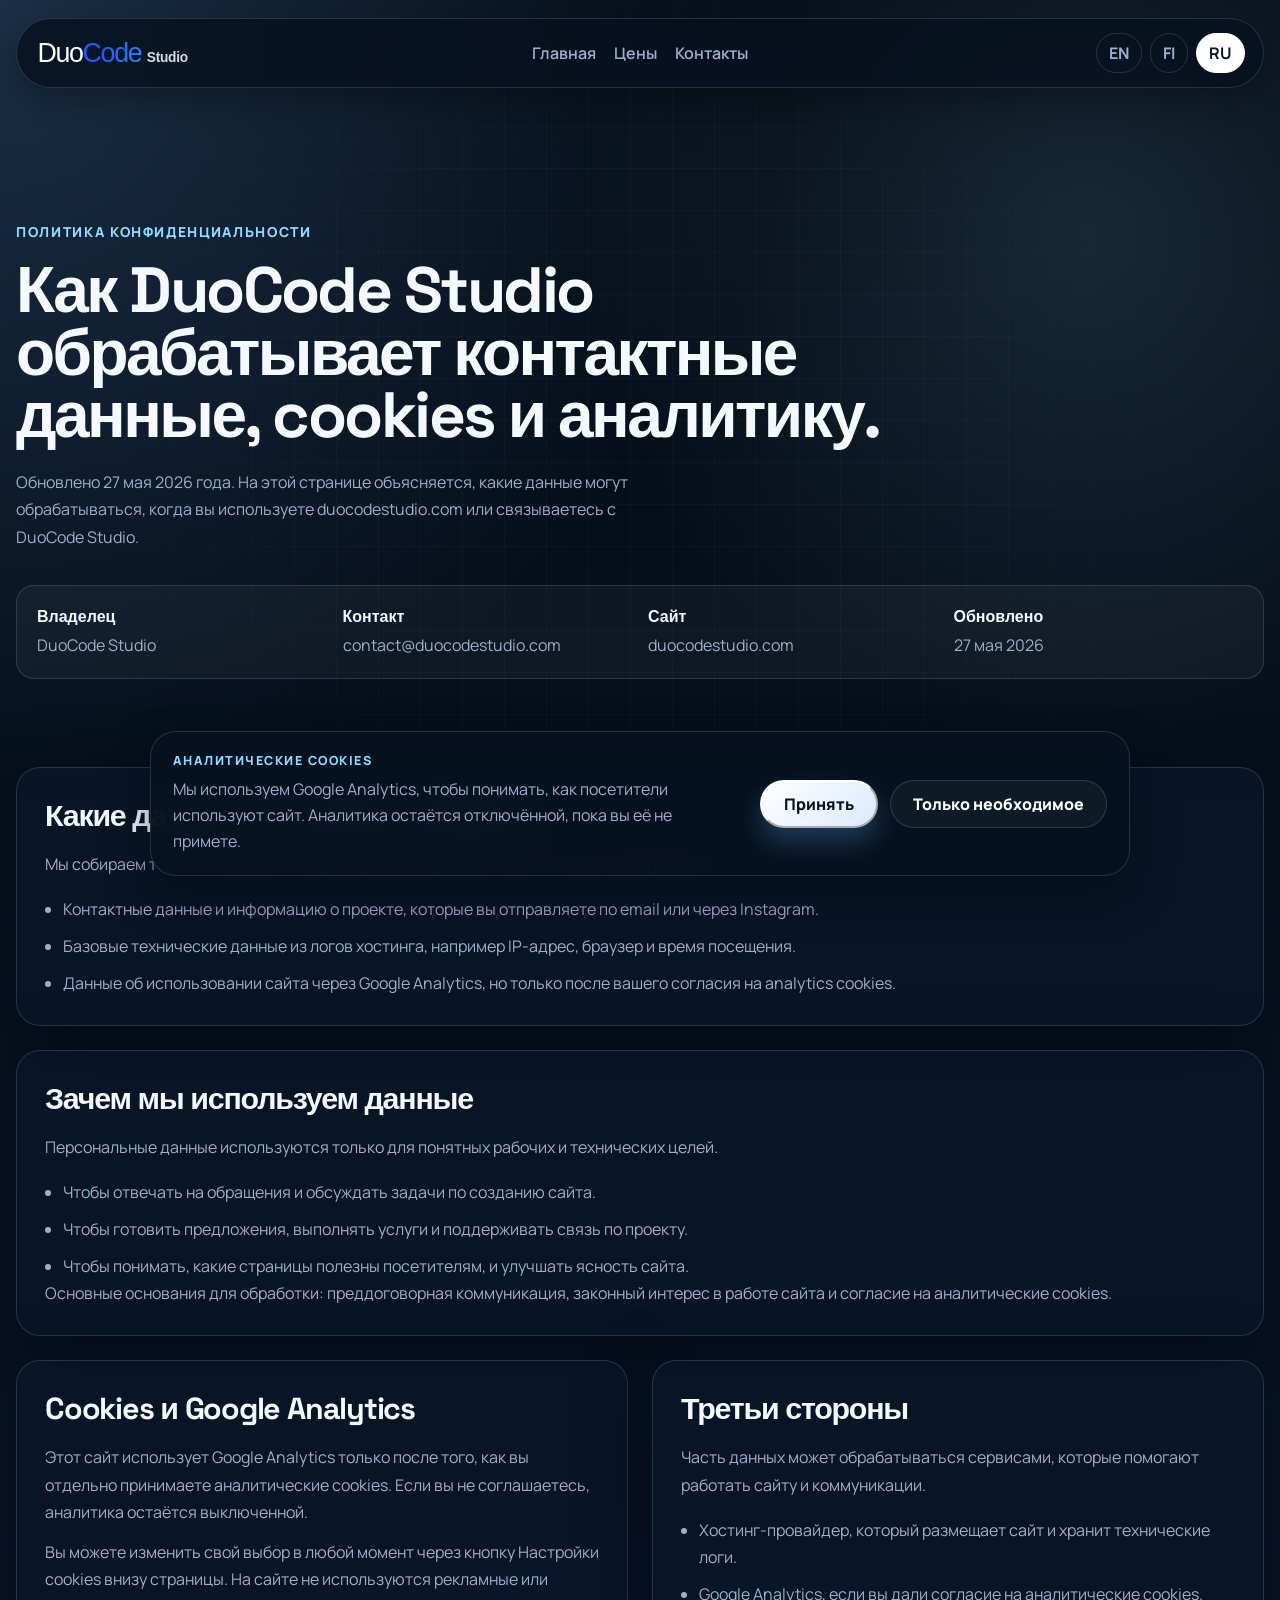
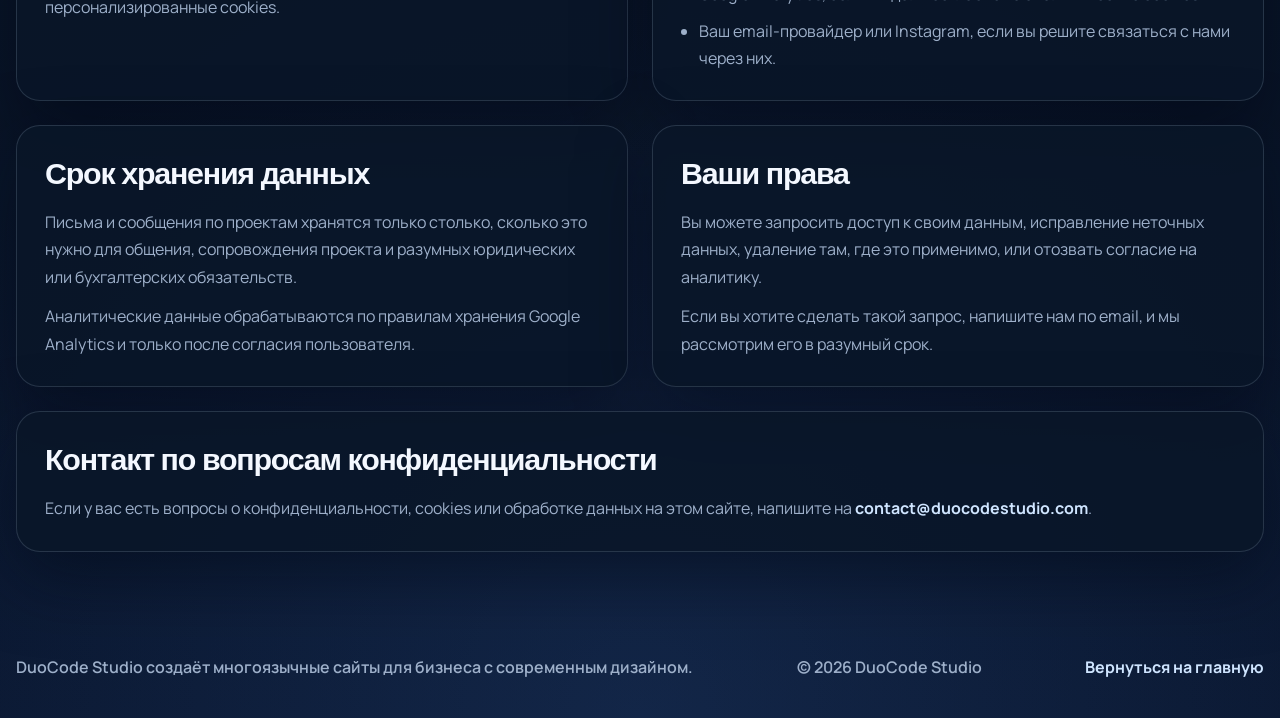
<file: ru/privacy-policy/index.html>
<!doctype html>
<html lang="ru">
	<head>
		<meta charset="UTF-8" />
		<meta name="viewport" content="width=device-width, initial-scale=1.0" />
		<title>Политика конфиденциальности | DuoCode Studio</title>
		<meta
			name="description"
			content="Политика конфиденциальности DuoCode Studio и информация о том, как duocodestudio.com обрабатывает контактные данные, cookies и Google Analytics."
		/>
		<meta name="robots" content="index, follow, max-image-preview:large, max-snippet:-1, max-video-preview:-1" />
		<meta name="theme-color" content="#071220" />
		<link rel="icon" type="image/svg+xml" href="../../assets/favicon.svg" />
		<link rel="shortcut icon" href="../../assets/favicon.svg" />
		<link rel="canonical" href="https://duocodestudio.com/ru/privacy-policy/" />
		<link rel="alternate" hreflang="en" href="https://duocodestudio.com/privacy-policy/" />
		<link rel="alternate" hreflang="fi" href="https://duocodestudio.com/fi/privacy-policy/" />
		<link rel="alternate" hreflang="ru" href="https://duocodestudio.com/ru/privacy-policy/" />
		<link rel="alternate" hreflang="x-default" href="https://duocodestudio.com/privacy-policy/" />
		<meta property="og:type" content="website" />
		<meta property="og:site_name" content="DuoCode Studio" />
		<meta property="og:locale" content="ru_RU" />
		<meta property="og:locale:alternate" content="en_US" />
		<meta property="og:locale:alternate" content="fi_FI" />
		<meta property="og:url" content="https://duocodestudio.com/ru/privacy-policy/" />
		<meta property="og:title" content="Политика конфиденциальности | DuoCode Studio" />
		<meta
			property="og:description"
			content="Политика конфиденциальности DuoCode Studio и информация о том, как duocodestudio.com обрабатывает контактные данные, cookies и Google Analytics."
		/>
		<meta property="og:image" content="https://duocodestudio.com/assets/og-image-ru.jpg" />
		<meta property="og:image:type" content="image/jpeg" />
		<meta property="og:image:width" content="1200" />
		<meta property="og:image:height" content="630" />
		<meta property="og:image:alt" content="Превью DuoCode Studio с логотипом и сообщением о создании сайтов." />
		<meta name="twitter:card" content="summary_large_image" />
		<meta name="twitter:title" content="Политика конфиденциальности | DuoCode Studio" />
		<meta
			name="twitter:description"
			content="Политика конфиденциальности DuoCode Studio и информация о том, как duocodestudio.com обрабатывает контактные данные, cookies и Google Analytics."
		/>
		<meta name="twitter:image" content="https://duocodestudio.com/assets/og-image-ru.jpg" />
		<meta name="twitter:image:alt" content="Превью DuoCode Studio с логотипом и сообщением о создании сайтов." />
		<link rel="preconnect" href="https://fonts.googleapis.com" />
		<link rel="preconnect" href="https://fonts.gstatic.com" crossorigin />
		<link
			href="https://fonts.googleapis.com/css2?family=Manrope:wght@400;500;600;700;800&family=Space+Grotesk:wght@500;700&display=swap"
			rel="stylesheet"
		/>
		<link rel="stylesheet" href="../../styles.css" />
		<script src="../../analytics-consent.js" defer></script>
		<script src="../../clarity-consent.js" defer></script>
		<script src="../../script.js" defer></script>
	</head>
	<body>
		<div class="page-shell">
			<header class="site-header">
				<a class="brand" href="../" aria-label="DuoCode Studio главная">
					<img class="brand-logo" src="../../assets/duocode-studio-logo.svg" alt="DuoCode Studio" width="410" height="82" />
				</a>

				<button
					class="menu-toggle"
					type="button"
					aria-label="Открыть меню"
					aria-controls="primary-menu"
					aria-expanded="false"
					data-menu-open-label="Открыть меню"
					data-menu-close-label="Закрыть меню"
				>
					<span></span>
					<span></span>
					<span></span>
				</button>

				<div class="header-menu" id="primary-menu">
					<nav class="site-nav" aria-label="Основная навигация">
						<a href="../">Главная</a>
						<a href="../#pricing">Цены</a>
						<a href="../#contact">Контакты</a>
					</nav>
					<div class="language-switcher language-switcher-header" aria-label="Переключатель языка">
						<a class="lang-button" href="../../privacy-policy/" lang="en" hreflang="en">EN</a>
						<a class="lang-button" href="../../fi/privacy-policy/" lang="fi" hreflang="fi">FI</a>
						<a class="lang-button is-active" href="./" lang="ru" hreflang="ru" aria-current="page">RU</a>
					</div>
				</div>
			</header>

			<main class="legal-main">
				<section class="section legal-hero">
					<div class="section-heading narrow" data-reveal>
						<p class="eyebrow">Политика конфиденциальности</p>
						<h1>Как DuoCode Studio обрабатывает контактные данные, cookies и аналитику.</h1>
						<p>
							Обновлено 27 мая 2026 года. На этой странице объясняется, какие данные могут обрабатываться, когда вы
							используете duocodestudio.com или связываетесь с DuoCode Studio.
						</p>
					</div>

					<div class="legal-meta" data-reveal>
						<div class="legal-meta-block">
							<strong>Владелец</strong>
							<span>DuoCode Studio</span>
						</div>
						<div class="legal-meta-block">
							<strong>Контакт</strong>
							<span>contact@duocodestudio.com</span>
						</div>
						<div class="legal-meta-block">
							<strong>Сайт</strong>
							<span>duocodestudio.com</span>
						</div>
						<div class="legal-meta-block">
							<strong>Обновлено</strong>
							<span>27 мая 2026</span>
						</div>
					</div>
				</section>

				<section class="legal-section-stack">
					<article class="legal-card" data-reveal>
						<h2>Какие данные мы можем собирать</h2>
						<p>Мы собираем только те данные, которые нужны для работы сайта и ответа на обращения.</p>
						<ul class="legal-list">
							<li>Контактные данные и информацию о проекте, которые вы отправляете по email или через Instagram.</li>
							<li>Базовые технические данные из логов хостинга, например IP-адрес, браузер и время посещения.</li>
							<li>Данные об использовании сайта через Google Analytics, но только после вашего согласия на analytics cookies.</li>
						</ul>
					</article>

					<article class="legal-card" data-reveal>
						<h2>Зачем мы используем данные</h2>
						<p>Персональные данные используются только для понятных рабочих и технических целей.</p>
						<ul class="legal-list">
							<li>Чтобы отвечать на обращения и обсуждать задачи по созданию сайта.</li>
							<li>Чтобы готовить предложения, выполнять услуги и поддерживать связь по проекту.</li>
							<li>Чтобы понимать, какие страницы полезны посетителям, и улучшать ясность сайта.</li>
						</ul>
						<p>
							Основные основания для обработки: преддоговорная коммуникация, законный интерес в работе сайта и согласие на
							аналитические cookies.
						</p>
					</article>

					<div class="legal-grid">
						<article class="legal-card" data-reveal>
							<h3>Cookies и Google Analytics</h3>
							<p>
								Этот сайт использует Google Analytics только после того, как вы отдельно принимаете аналитические cookies.
								Если вы не соглашаетесь, аналитика остаётся выключенной.
							</p>
							<p>
								Вы можете изменить свой выбор в любой момент через кнопку Настройки cookies внизу страницы. На сайте не
								используются рекламные или персонализированные cookies.
							</p>
						</article>

						<article class="legal-card" data-reveal>
							<h3>Третьи стороны</h3>
							<p>Часть данных может обрабатываться сервисами, которые помогают работать сайту и коммуникации.</p>
							<ul class="legal-list">
								<li>Хостинг-провайдер, который размещает сайт и хранит технические логи.</li>
								<li>Google Analytics, если вы дали согласие на аналитические cookies.</li>
								<li>Ваш email-провайдер или Instagram, если вы решите связаться с нами через них.</li>
							</ul>
						</article>

						<article class="legal-card" data-reveal>
							<h3>Срок хранения данных</h3>
							<p>
								Письма и сообщения по проектам хранятся только столько, сколько это нужно для общения, сопровождения
								проекта и разумных юридических или бухгалтерских обязательств.
							</p>
							<p>
								Аналитические данные обрабатываются по правилам хранения Google Analytics и только после согласия
								пользователя.
							</p>
						</article>

						<article class="legal-card" data-reveal>
							<h3>Ваши права</h3>
							<p>
								Вы можете запросить доступ к своим данным, исправление неточных данных, удаление там, где это применимо,
								или отозвать согласие на аналитику.
							</p>
							<p>
								Если вы хотите сделать такой запрос, напишите нам по email, и мы рассмотрим его в разумный срок.
							</p>
						</article>
					</div>

					<article class="legal-card" data-reveal>
						<h2>Контакт по вопросам конфиденциальности</h2>
						<p>
							Если у вас есть вопросы о конфиденциальности, cookies или обработке данных на этом сайте, напишите на
							<a class="legal-contact-link" href="mailto:contact@duocodestudio.com">contact@duocodestudio.com</a>.
						</p>
					</article>
				</section>
			</main>

			<footer class="site-footer">
				<p>DuoCode Studio создаёт многоязычные сайты для бизнеса с современным дизайном.</p>
				<p>&copy; <span id="year"></span> DuoCode Studio</p>
				<div class="language-switcher language-switcher-footer" aria-label="Переключатель языка">
					<a class="lang-button" href="../../privacy-policy/" lang="en" hreflang="en">EN</a>
					<a class="lang-button" href="../../fi/privacy-policy/" lang="fi" hreflang="fi">FI</a>
					<a class="lang-button is-active" href="./" lang="ru" hreflang="ru" aria-current="page">RU</a>
				</div>
				<div class="footer-tools">
					<a class="footer-link" href="../">Вернуться на главную</a>
					<button class="cookie-settings-button is-hidden" id="cookie-settings-button" type="button">
						Настройки cookies
					</button>
				</div>
			</footer>
		</div>

		<div
			class="cookie-banner is-hidden"
			id="cookie-banner"
			role="dialog"
			aria-live="polite"
			aria-label="Аналитические cookies"
		>
			<div class="cookie-banner-copy">
				<p class="cookie-banner-kicker">Аналитические cookies</p>
				<p class="cookie-banner-text">
					Мы используем Google Analytics, чтобы понимать, как посетители используют сайт. Аналитика остаётся
					отключённой, пока вы её не примете.
				</p>
			</div>
			<div class="cookie-banner-actions">
				<button class="button button-primary" id="cookie-accept" type="button">Принять</button>
				<button class="button button-secondary" id="cookie-reject" type="button">Только необходимое</button>
			</div>
		</div>
	</body>
</html>
</file>
<file: styles.css>
:root {
	--bg: #071220;
	--bg-strong: #0d1b31;
	--surface: rgba(8, 19, 35, 0.76);
	--surface-strong: rgba(12, 27, 48, 0.94);
	--ink: #f4f8ff;
	--muted: #9eb0ca;
	--line: rgba(195, 214, 238, 0.16);
	--accent: #6eb6ff;
	--accent-dark: #cfe5ff;
	--accent-soft: rgba(110, 182, 255, 0.16);
	--teal: #8fdcff;
	--teal-soft: rgba(143, 220, 255, 0.16);
	--shadow: 0 24px 70px rgba(2, 8, 20, 0.5);
	--radius-xl: 32px;
	--radius-lg: 24px;
	--radius-md: 18px;
	--max-width: 1500px;
}

*,
*::before,
*::after {
	box-sizing: border-box;
}

html {
	scroll-behavior: smooth;
	color-scheme: dark;
	overflow-x: hidden;
	overflow-x: clip;
}

html.is-menu-open {
	overflow: hidden;
}

html.is-restoring-scroll {
	scroll-behavior: auto;
}

body {
	margin: 0;
	min-height: 100vh;
	font-family: "Manrope", sans-serif;
	color: var(--ink);
	background:
		radial-gradient(circle at top left, rgba(110, 182, 255, 0.22), transparent 30%),
		radial-gradient(circle at 85% 10%, rgba(143, 220, 255, 0.14), transparent 22%),
		radial-gradient(circle at 50% 100%, rgba(46, 86, 148, 0.24), transparent 34%),
		linear-gradient(180deg, #030912 0%, var(--bg) 46%, #0a1730 100%);
	overflow-x: hidden;
	overflow-x: clip;
}

body.is-menu-open {
	overflow: hidden;
}

body::before {
	content: "";
	position: fixed;
	inset: 0;
	background-image:
		linear-gradient(rgba(255, 255, 255, 0.05) 1px, transparent 1px),
		linear-gradient(90deg, rgba(255, 255, 255, 0.05) 1px, transparent 1px);
	background-size: 42px 42px;
	mask-image: radial-gradient(circle at center, black 38%, transparent 82%);
	pointer-events: none;
	opacity: 0.55;
}

a {
	color: inherit;
	text-decoration: none;
}

button,
input,
textarea {
	font: inherit;
}

.page-shell {
	width: min(calc(100% - 32px), var(--max-width));
	margin: 0 auto;
	position: relative;
}

.site-header {
	position: sticky;
	top: 16px;
	z-index: 10;
	display: grid;
	grid-template-columns: minmax(0, 1fr) auto minmax(0, 1fr);
	align-items: center;
	gap: 20px;
	margin: 18px 0 0;
	padding: 14px 18px;
	border: 1px solid var(--line);
	border-radius: 999px;
	background: rgba(7, 17, 31, 0.8);
	backdrop-filter: blur(18px);
	box-shadow: 0 12px 30px rgba(0, 0, 0, 0.28);
}

.brand {
	display: inline-flex;
	align-items: center;
	grid-column: 1;
	justify-self: start;
	gap: 0;
	min-width: 0;
}

.brand-logo {
	display: block;
	width: clamp(156px, 17vw, 232px);
	height: auto;
	flex-shrink: 0;
}

.header-menu {
	display: contents;
}

.menu-toggle {
	display: none;
	align-items: center;
	justify-content: center;
	flex-direction: column;
	gap: 5px;
	width: 42px;
	height: 42px;
	padding: 0;
	border: 1px solid var(--line);
	border-radius: 14px;
	background: rgba(255, 255, 255, 0.04);
	color: var(--ink);
	cursor: pointer;
	transition:
		transform 180ms ease,
		border-color 180ms ease,
		background-color 180ms ease;
}

.menu-toggle span {
	display: block;
	width: 18px;
	height: 2px;
	border-radius: 999px;
	background: currentColor;
	transition:
		transform 180ms ease,
		opacity 180ms ease;
}

.menu-toggle:hover,
.menu-toggle:focus-visible {
	transform: translateY(-1px);
	border-color: rgba(255, 255, 255, 0.26);
	background: rgba(255, 255, 255, 0.07);
}

.site-header.is-menu-open .menu-toggle span:nth-child(1) {
	transform: translateY(7px) rotate(45deg);
}

.site-header.is-menu-open .menu-toggle span:nth-child(2) {
	opacity: 0;
}

.site-header.is-menu-open .menu-toggle span:nth-child(3) {
	transform: translateY(-7px) rotate(-45deg);
}

.brand-name,
h1,
h2,
h3 {
	font-family: "Space Grotesk", sans-serif;
	letter-spacing: -0.04em;
}

h1,
h2,
h3,
.eyebrow,
.card-kicker,
.spotlight-label,
.site-nav a,
.button,
.contact-mail,
.hero-intro,
.hero-note,
.card-copy,
.process-card p,
.value-card p,
.cta-copy p,
.hero-scene p,
.feature-list li,
.spotlight-list li,
.hero-mini-stat span,
.contact-line,
.site-footer p {
	overflow-wrap: anywhere;
	word-break: normal;
	hyphens: auto;
}

.brand-name {
	font-size: 1.02rem;
	font-weight: 700;
}

.site-nav {
	display: inline-flex;
	align-items: center;
	grid-column: 2;
	justify-self: center;
	gap: 18px;
}

.site-nav a {
	color: var(--muted);
	font-weight: 600;
	transition: color 180ms ease;
}

.site-nav a:hover,
.site-nav a:focus-visible {
	color: var(--ink);
}

.language-switcher {
	display: inline-flex;
	align-items: center;
	justify-self: end;
	gap: 8px;
}

.language-switcher-footer {
	display: none;
}

.language-switcher-header {
	grid-column: 3;
}

.lang-button {
	display: inline-flex;
	align-items: center;
	justify-content: center;
	border: 1px solid var(--line);
	border-radius: 999px;
	background: transparent;
	color: var(--muted);
	padding: 8px 12px;
	font-weight: 700;
	cursor: pointer;
	transition:
		transform 180ms ease,
		background-color 180ms ease,
		color 180ms ease,
		border-color 180ms ease;
}

.lang-button:hover,
.lang-button:focus-visible {
	transform: translateY(-1px);
	border-color: rgba(255, 255, 255, 0.28);
	color: var(--ink);
}

.lang-button.is-active {
	background: #ffffff;
	color: var(--bg);
	border-color: #ffffff;
}

.section {
	padding: 88px 0;
}

.hero {
	position: relative;
	padding: 58px 0 22px;
	overflow: hidden;
	overflow: clip;
}

.hero::before {
	content: "";
	position: absolute;
	inset: 12px auto auto -120px;
	width: 420px;
	height: 420px;
	border-radius: 50%;
	background: radial-gradient(circle, rgba(110, 182, 255, 0.2) 0%, rgba(110, 182, 255, 0) 72%);
	pointer-events: none;
	filter: blur(18px);
}

.hero::after {
	content: "";
	position: absolute;
	right: -150px;
	top: -18px;
	width: 520px;
	height: 520px;
	border-radius: 50%;
	background: radial-gradient(circle, rgba(18, 56, 98, 0.44) 0%, rgba(18, 56, 98, 0) 74%);
	pointer-events: none;
}

.hero-surface,
.price-card,
.process-card,
.value-card,
.cta-panel {
	border: 1px solid var(--line);
	background: var(--surface);
	box-shadow: var(--shadow);
	backdrop-filter: blur(14px);
}

.hero-surface {
	position: relative;
	overflow: hidden;
	border-radius: 42px;
	background:
		radial-gradient(circle at 20% 18%, rgba(110, 182, 255, 0.1) 0%, rgba(110, 182, 255, 0) 26%),
		radial-gradient(circle at 82% 16%, rgba(143, 220, 255, 0.08) 0%, rgba(143, 220, 255, 0) 18%),
		linear-gradient(150deg, rgba(11, 24, 43, 0.98) 0%, rgba(7, 18, 32, 0.98) 52%, rgba(10, 24, 43, 0.98) 100%);
}

.hero-surface::before {
	content: "";
	position: absolute;
	inset: 0;
	background-image:
		linear-gradient(rgba(255, 255, 255, 0.03) 1px, transparent 1px),
		linear-gradient(90deg, rgba(255, 255, 255, 0.03) 1px, transparent 1px);
	background-size: 56px 56px;
	mask-image: radial-gradient(circle at center, black 28%, transparent 88%);
	opacity: 0.28;
	pointer-events: none;
}

.hero-grid {
	position: relative;
	z-index: 1;
	display: grid;
	grid-template-columns: minmax(0, 1.12fr) minmax(320px, 0.88fr);
	gap: clamp(24px, 3.2vw, 40px);
	align-items: center;
	padding: clamp(30px, 4vw, 56px);
}

.hero-copy {
	position: relative;
	max-width: 720px;
}

.eyebrow,
.card-kicker,
.spotlight-label,
.process-number {
	display: inline-flex;
	align-items: center;
	flex-wrap: wrap;
	gap: 10px;
	margin: 0 0 18px;
	font-size: 0.86rem;
	font-weight: 800;
	letter-spacing: 0.12em;
	text-transform: uppercase;
	color: var(--teal);
}

.eyebrow,
.spotlight-label {
	gap: 0;
}

h1 {
	margin: 0;
	max-width: 12.2ch;
	font-size: clamp(2.55rem, 4.1vw, 4.2rem);
	line-height: 0.98;
}

.hero-copy h1 {
	color: #d6e9ff;
}

@media (min-width: 1280px) {
	.hero-grid {
		grid-template-columns: minmax(0, 1.2fr) minmax(320px, 0.8fr);
	}

	.hero-copy {
		justify-self: end;
		max-width: 760px;
		padding-right: clamp(8px, 1vw, 18px);
	}

	.hero-copy h1 {
		max-width: 19ch;
		font-size: clamp(2.9rem, 3.1vw, 3.75rem);
		line-height: 1;
	}

	.value-section .section-heading.narrow {
		max-width: 980px;
	}
}

.hero-intro {
	margin: 24px 0 0;
	max-width: 56ch;
	font-size: 1.05rem;
	line-height: 1.78;
	color: #afc2dd;
}

.hero-actions {
	display: flex;
	flex-wrap: wrap;
	gap: 14px;
	margin-top: 32px;
}

.button {
	display: inline-flex;
	align-items: center;
	justify-content: center;
	min-height: 52px;
	max-width: 100%;
	padding: 0 22px;
	border-radius: 999px;
	font-weight: 800;
	text-align: center;
	white-space: normal;
	transition:
		transform 180ms ease,
		box-shadow 180ms ease,
		background-color 180ms ease;
}

.button:hover,
.button:focus-visible {
	transform: translateY(-2px);
}

.button-primary {
	color: var(--bg);
	background: linear-gradient(135deg, #ffffff, #dbeaff);
	box-shadow: 0 14px 26px rgba(110, 182, 255, 0.24);
}

.button-primary:hover,
.button-primary:focus-visible {
	box-shadow: 0 18px 30px rgba(110, 182, 255, 0.3);
}

.button-secondary {
	border: 1px solid var(--line);
	background: rgba(255, 255, 255, 0.04);
}

.hero-meta {
	display: flex;
	flex-wrap: wrap;
	align-items: flex-start;
	justify-content: flex-start;
	gap: 18px;
	margin-top: 28px;
	padding-top: 24px;
	border-top: 1px solid rgba(195, 214, 238, 0.12);
}

.hero-note {
	margin: 0;
	color: #90cfff;
	font-weight: 600;
	max-width: 24ch;
}

.hero-mini-stats {
	display: grid;
	grid-template-columns: repeat(3, minmax(0, 1fr));
	gap: 14px;
	min-width: min(100%, 540px);
}

.hero-mini-stat {
	padding: 16px 18px;
	border-radius: 20px;
	background: rgba(255, 255, 255, 0.035);
	border: 1px solid rgba(195, 214, 238, 0.12);
}

.hero-mini-stat strong,
.float-price {
	display: block;
	font-family: "Space Grotesk", sans-serif;
	font-size: 1.4rem;
	font-weight: 700;
	letter-spacing: -0.04em;
	color: #97d3ff;
}

.hero-mini-stat span,
.float-label {
	color: #bfd0e8;
	font-size: 0.92rem;
	font-weight: 700;
}

.hero-scene {
	position: relative;
	--reveal-from: translateY(30px) scale(0.98);
	--reveal-to: translateY(0) scale(1);
}

@media (min-width: 1025px) {
	.hero-scene {
		margin-top: -240px;
	}
}

.scene-canvas {
	position: relative;
	min-height: 350px;
	border-radius: 34px;
	overflow: hidden;
	background:
		radial-gradient(circle at 50% 24%, rgba(110, 182, 255, 0.08) 0%, rgba(110, 182, 255, 0) 34%),
		linear-gradient(180deg, rgba(255, 255, 255, 0.03), rgba(255, 255, 255, 0.015)),
		linear-gradient(180deg, rgba(7, 18, 32, 0.82), rgba(7, 18, 32, 0.98));
	border: 1px solid rgba(195, 214, 238, 0.12);
	box-shadow: inset 0 1px 0 rgba(255, 255, 255, 0.05);
}

.scene-gridlines,
.scene-glow,
.scene-platform,
.scene-overlay-copy {
	position: absolute;
}

.scene-gridlines {
	inset: 0;
	background-image:
		linear-gradient(180deg, rgba(5, 12, 24, 0.36) 0%, rgba(5, 12, 24, 0.6) 100%),
		radial-gradient(circle at 72% 50%, rgba(87, 169, 255, 0.2) 0%, rgba(87, 169, 255, 0) 32%), url("./assets/pic1.webp");
	background-size: cover;
	background-position: center;
	background-repeat: no-repeat;
	opacity: 1.78;
}

.scene-glow {
	width: 180px;
	height: 180px;
	border-radius: 50%;
	filter: blur(18px);
}

.scene-glow-a {
	top: 56px;
	right: 72px;
	background: radial-gradient(circle, rgba(110, 182, 255, 0.18) 0%, rgba(110, 182, 255, 0) 72%);
}

.scene-glow-b {
	display: none;
}

.scene-platform {
	left: 50%;
	bottom: 86px;
	width: 48%;
	height: 22px;
	border-radius: 50%;
	transform: translateX(-50%);
	background: radial-gradient(
		circle,
		rgba(110, 182, 255, 0.24) 0%,
		rgba(110, 182, 255, 0.04) 44%,
		rgba(110, 182, 255, 0) 72%
	);
	filter: blur(12px);
}

.scene-overlay-copy {
	z-index: 2;
	margin: 0;
	left: 50%;
	right: auto;
	top: 30px;
	width: min(calc(100% - 56px), 480px);
	transform: translateX(-50%);
	color: #eef6ff;
	font-size: 1.02rem;
	font-weight: 700;
	line-height: 1.72;
	text-align: center;
	text-wrap: balance;
	text-shadow: 0 8px 24px rgba(1, 7, 18, 0.9);
}

.hero-scene h2 {
	margin: 0 0 14px;
	font-size: clamp(1.34rem, 2.1vw, 1.8rem);
	line-height: 1.08;
	color: #cfe5ff;
}

.hero-scene p {
	margin: 0;
	line-height: 1.68;
	color: #aabdd7;
}

.hero-wave {
	position: relative;
	z-index: 1;
	margin-top: -18px;
	overflow: hidden;
}

.hero-wave svg {
	display: block;
	width: 100%;
	height: 122px;
}

.hero-wave-back,
.hero-wave-front {
	transform-origin: center bottom;
}

.hero-wave-back {
	animation: wave-sway-back 11s ease-in-out infinite alternate;
}

.hero-wave-front {
	animation: wave-sway-front 8s ease-in-out infinite alternate;
}

@keyframes wave-sway-back {
	from {
		transform: translateX(-8px) translateY(2px) scaleX(1.02);
	}

	to {
		transform: translateX(8px) translateY(-3px) scaleX(1.04);
	}
}

@keyframes wave-sway-front {
	from {
		transform: translateX(10px) translateY(-2px) scaleX(1.03);
	}

	to {
		transform: translateX(-12px) translateY(4px) scaleX(1.05);
	}
}

.spotlight-list,
.feature-list {
	margin: 22px 0 0;
	padding: 0;
	list-style: none;
}

.spotlight-list li,
.feature-list li {
	position: relative;
	padding-left: 28px;
	line-height: 1.65;
}

.spotlight-list li + li,
.feature-list li + li {
	margin-top: 12px;
}

.spotlight-list li::before,
.feature-list li::before {
	content: "";
	position: absolute;
	left: 0;
	top: 0.72em;
	width: 10px;
	height: 10px;
	border-radius: 50%;
	background: linear-gradient(135deg, var(--accent), #d8ecff);
	box-shadow: 0 0 0 4px var(--accent-soft);
	transform: translateY(-50%);
}

.section-heading {
	max-width: 760px;
	margin-bottom: 34px;
}

.section-heading.narrow {
	max-width: 690px;
}

.value-section .section-heading.narrow {
	max-width: 860px;
}

.section-heading h2 {
	margin: 0;
	font-size: clamp(2.1rem, 4vw, 3.6rem);
	line-height: 1.06;
}

.section-heading p:last-child {
	margin: 18px 0 0;
	color: var(--muted);
	line-height: 1.7;
}

.pricing-grid,
.process-grid,
.value-grid {
	display: grid;
	gap: 22px;
}

.faq-list {
	display: grid;
	gap: 16px;
}

.faq-item {
	padding: 24px 26px;
	border: 1px solid var(--line);
	border-radius: var(--radius-lg);
	background: rgba(11, 24, 42, 0.88);
	box-shadow: var(--shadow);
	backdrop-filter: blur(14px);
}

.faq-question {
	display: flex;
	align-items: flex-start;
	justify-content: space-between;
	gap: 18px;
	cursor: pointer;
	list-style: none;
	font-family: "Space Grotesk", sans-serif;
	font-size: clamp(1.05rem, 1.6vw, 1.32rem);
	font-weight: 700;
	line-height: 1.4;
	color: var(--ink);
	overflow-wrap: anywhere;
}

.faq-question::-webkit-details-marker {
	display: none;
}

.faq-question::after {
	content: "+";
	flex: 0 0 auto;
	display: inline-flex;
	align-items: center;
	justify-content: center;
	width: 30px;
	height: 30px;
	border-radius: 50%;
	border: 1px solid rgba(195, 214, 238, 0.18);
	color: var(--accent-dark);
	font-size: 1.15rem;
	line-height: 1;
	transition:
		transform 180ms ease,
		background-color 180ms ease,
		border-color 180ms ease;
}

.faq-item[open] .faq-question::after {
	content: "-";
	transform: rotate(180deg);
	background: rgba(110, 182, 255, 0.08);
	border-color: rgba(110, 182, 255, 0.26);
}

.faq-answer p {
	margin: 14px 42px 0 0;
	color: var(--muted);
	line-height: 1.72;
	overflow-wrap: anywhere;
}

.pricing-grid {
	grid-template-columns: repeat(3, minmax(0, 1fr));
}

.price-card {
	padding: 28px;
	border-radius: var(--radius-lg);
}

.price-card.featured {
	position: relative;
	background: linear-gradient(180deg, rgba(110, 182, 255, 0.18), rgba(8, 19, 35, 0.92)), var(--surface);
	border-color: rgba(110, 182, 255, 0.26);
	--reveal-from: translateY(16px);
	--reveal-to: translateY(-10px);
}

.price-card h3,
.process-card h3,
.value-card h3 {
	margin: 0;
	font-size: 1.65rem;
}

.card-kicker {
	color: var(--accent-dark);
}

.price {
	margin: 18px 0 14px;
	display: flex;
	flex-wrap: wrap;
	align-items: baseline;
	gap: 10px;
	font-family: "Space Grotesk", sans-serif;
	font-size: clamp(2rem, 5vw, 3rem);
	font-weight: 700;
}

.price-note {
	font-family: "Manrope", sans-serif;
	font-size: clamp(0.84rem, 1.2vw, 1rem);
	font-weight: 600;
	letter-spacing: 0;
	color: var(--muted);
}

.card-copy {
	margin: 0;
	color: var(--muted);
	line-height: 1.7;
}

.process-grid {
	grid-template-columns: repeat(3, minmax(0, 1fr));
}

.process-card {
	padding: 28px;
	border-radius: var(--radius-lg);
}

.process-number {
	display: inline-flex;
	align-items: center;
	justify-content: center;
	width: 2.2rem;
	height: 2.2rem;
	margin: 0 0 18px;
	border-radius: 999px;
	border: 1px solid rgba(110, 182, 255, 0.24);
	background: rgba(110, 182, 255, 0.08);
	color: #d7ebff;
	font-family: "Space Grotesk", sans-serif;
	font-size: 0.98rem;
	font-weight: 700;
	letter-spacing: 0;
	line-height: 1;
	text-transform: none;
}

.process-card p,
.value-card p,
.cta-copy p {
	color: var(--muted);
	line-height: 1.7;
}

.value-grid {
	grid-template-columns: repeat(3, minmax(0, 1fr));
}

.value-card {
	padding: 28px;
	border-radius: var(--radius-lg);
	background: rgba(11, 24, 42, 0.88);
}

.cta-panel {
	display: grid;
	grid-template-columns: minmax(0, 1.2fr) minmax(280px, 0.8fr);
	gap: 28px;
	align-items: center;
	padding: clamp(28px, 4vw, 42px);
	border-radius: var(--radius-xl);
	background:
		radial-gradient(circle at top right, rgba(143, 220, 255, 0.14), transparent 34%),
		radial-gradient(circle at bottom left, rgba(110, 182, 255, 0.18), transparent 32%), rgba(8, 20, 37, 0.88);
}

.cta-copy h2 {
	margin: 0;
	font-size: clamp(2rem, 4vw, 3.4rem);
	line-height: 1.06;
}

.cta-actions {
	display: flex;
	flex-direction: column;
	align-items: flex-start;
	gap: 14px;
	padding: 24px;
	border-radius: var(--radius-lg);
	background: rgba(255, 255, 255, 0.04);
	border: 1px solid var(--line);
}

.contact-line {
	margin: 0;
}

.contact-mail {
	font-family: "Space Grotesk", sans-serif;
	font-size: 1.1rem;
	font-weight: 700;
}

.hero-copy,
.hero-scene,
.price-card,
.process-card,
.value-card,
.cta-copy,
.cta-actions,
.header-menu,
.site-nav,
.language-switcher {
	min-width: 0;
}

.site-footer {
	display: flex;
	justify-content: space-between;
	flex-wrap: wrap;
	align-items: center;
	gap: 16px;
	padding: 24px 0 40px;
	color: var(--muted);
	font-weight: 600;
}

.site-footer p {
	margin: 0;
}

.footer-tools {
	display: inline-flex;
	align-items: center;
	justify-content: flex-end;
	flex-wrap: wrap;
	gap: 12px;
}

.footer-link,
.cookie-banner-link,
.legal-contact-link {
	color: var(--accent-dark);
	font-weight: 700;
	transition: color 180ms ease;
}

.footer-link:hover,
.footer-link:focus-visible,
.cookie-banner-link:hover,
.cookie-banner-link:focus-visible,
.legal-contact-link:hover,
.legal-contact-link:focus-visible {
	color: var(--ink);
}

.cookie-banner-link {
	text-decoration: underline;
	text-underline-offset: 0.18em;
}

.legal-main {
	padding: 44px 0 80px;
}

.legal-hero .section-heading {
	max-width: 880px;
}

.legal-hero h1 {
	max-width: none;
	font-size: clamp(2.6rem, 5vw, 4.8rem);
	line-height: 0.98;
}

.legal-hero .section-heading p:last-child {
	max-width: 66ch;
	margin-top: 22px;
}

.legal-section-stack {
	display: grid;
	gap: 24px;
}

.legal-grid {
	display: grid;
	grid-template-columns: repeat(2, minmax(0, 1fr));
	gap: 24px;
}

.legal-card {
	padding: 28px;
	border-radius: var(--radius-lg);
	background: rgba(10, 22, 40, 0.88);
	border: 1px solid var(--line);
	box-shadow: var(--shadow);
}

.legal-card h2,
.legal-card h3 {
	margin: 0 0 16px;
	font-size: clamp(1.35rem, 2.4vw, 1.9rem);
}

.legal-card p {
	margin: 0;
	color: var(--muted);
	line-height: 1.72;
}

.legal-card p + p {
	margin-top: 12px;
}

.legal-list {
	margin: 18px 0 0;
	padding-left: 1.1rem;
	display: grid;
	gap: 10px;
	color: var(--muted);
}

.legal-list li {
	line-height: 1.68;
}

.legal-meta {
	display: grid;
	grid-template-columns: repeat(4, minmax(0, 1fr));
	gap: 16px;
	margin-top: 28px;
	padding: 20px;
	border-radius: var(--radius-md);
	background: rgba(255, 255, 255, 0.04);
	border: 1px solid var(--line);
}

.legal-meta-block strong {
	display: block;
	margin-bottom: 6px;
	font-family: "Space Grotesk", sans-serif;
	font-size: 1rem;
	color: var(--ink);
}

.legal-meta-block span {
	display: block;
	color: var(--muted);
	line-height: 1.55;
}

.not-found-main {
	min-height: calc(100vh - 220px);
	display: flex;
	align-items: center;
}

.not-found-card {
	width: min(100%, 760px);
	margin: 0 auto;
	padding: clamp(30px, 5vw, 46px);
	border-radius: var(--radius-xl);
	background: rgba(10, 22, 40, 0.88);
	border: 1px solid var(--line);
	box-shadow: var(--shadow);
	text-align: center;
}

.not-found-card h1 {
	max-width: none;
	margin-bottom: 18px;
	font-size: clamp(2.8rem, 6vw, 4.6rem);
	line-height: 0.98;
}

.not-found-card p {
	margin: 0 auto;
	max-width: 54ch;
	color: var(--muted);
	line-height: 1.72;
}

.not-found-actions,
.not-found-links {
	display: flex;
	justify-content: center;
	flex-wrap: wrap;
	gap: 12px;
}

.not-found-actions {
	margin-top: 26px;
}

.not-found-links {
	margin-top: 18px;
}

.cookie-banner {
	position: fixed;
	z-index: 30;
}

.cookie-banner {
	left: 50%;
	bottom: 24px;
	display: grid;
	grid-template-columns: minmax(0, 1fr) auto;
	gap: 18px;
	align-items: center;
	width: min(calc(100% - 24px), 980px);
	padding: 20px 22px;
	border: 1px solid rgba(195, 214, 238, 0.16);
	border-radius: 26px;
	background: rgba(7, 17, 31, 0.94);
	backdrop-filter: blur(18px);
	box-shadow: 0 20px 44px rgba(2, 8, 20, 0.46);
	transform: translateX(-50%);
	transition:
		opacity 180ms ease,
		transform 180ms ease;
}

.cookie-banner.is-hidden {
	opacity: 0;
	pointer-events: none;
	transform: translateX(-50%) translateY(16px);
}

.cookie-banner-copy {
	min-width: 0;
}

.cookie-banner-kicker {
	margin: 0 0 8px;
	font-size: 0.78rem;
	font-weight: 800;
	letter-spacing: 0.12em;
	text-transform: uppercase;
	color: var(--teal);
}

.cookie-banner-text {
	margin: 0;
	color: var(--muted);
	line-height: 1.62;
}

.cookie-banner-actions {
	display: flex;
	flex-wrap: wrap;
	justify-content: flex-end;
	gap: 12px;
}

.cookie-banner-actions .button {
	min-height: 48px;
}

.cookie-settings-button {
	display: inline-flex;
	align-items: center;
	justify-content: center;
	padding: 10px 14px;
	border: 1px solid rgba(195, 214, 238, 0.14);
	border-radius: 999px;
	background: rgba(7, 17, 31, 0.88);
	color: var(--ink);
	font-family: "Manrope", sans-serif;
	font-size: 0.92rem;
	font-weight: 700;
	cursor: pointer;
	backdrop-filter: blur(16px);
	box-shadow: 0 10px 24px rgba(2, 8, 20, 0.24);
	transition:
		transform 180ms ease,
		border-color 180ms ease;
}

.cookie-settings-button:hover,
.cookie-settings-button:focus-visible {
	transform: translateY(-1px);
	border-color: rgba(255, 255, 255, 0.22);
}

.cookie-settings-button.is-hidden {
	display: none;
}

[data-reveal] {
	opacity: 0;
	transform: var(--reveal-from, translateY(24px));
	transition:
		opacity 700ms ease,
		transform 700ms ease;
}

[data-reveal].is-visible {
	opacity: 1;
	transform: var(--reveal-to, translateY(0));
}

@media (max-width: 1024px) {
	.cta-panel,
	.hero-grid,
	.pricing-grid,
	.process-grid,
	.value-grid,
	.legal-grid,
	.legal-meta {
		grid-template-columns: 1fr;
	}

	.site-header {
		display: flex;
		flex-wrap: wrap;
		align-items: center;
		justify-content: space-between;
		gap: 12px 18px;
		border-radius: 28px;
		text-align: left;
	}

	.header-menu {
		flex: 1 1 auto;
		flex-wrap: wrap;
		justify-content: center;
		gap: 12px 18px;
		margin-left: 0;
	}

	.site-nav {
		flex: 1 1 auto;
		flex-wrap: wrap;
		justify-content: center;
		gap: 12px 18px;
	}

	.brand {
		flex: 0 1 auto;
		justify-content: flex-start;
	}

	.language-switcher-header {
		flex: 0 0 auto;
		justify-content: flex-end;
		width: auto;
	}

	.hero {
		padding-bottom: 10px;
	}

	.hero-surface {
		border-radius: 34px;
	}

	.hero-grid {
		padding: 30px;
	}

	.hero-copy,
	.hero-scene,
	.section-heading,
	.section-heading.narrow,
	.cta-copy {
		width: 100%;
		max-width: 760px;
		margin-inline: auto;
	}

	.hero-copy,
	.section-heading,
	.cta-copy {
		text-align: center;
	}

	.hero-copy .eyebrow,
	.section-heading .eyebrow,
	.cta-copy .eyebrow {
		justify-content: center;
	}

	.hero-copy h1,
	.hero-intro,
	.hero-note,
	.section-heading p:last-child,
	.cta-copy p {
		margin-inline: auto;
	}

	.hero-actions,
	.hero-meta {
		justify-content: center;
	}

	.hero-mini-stats {
		margin-inline: auto;
	}

	.hero-scene {
		--reveal-from: translateY(24px);
		--reveal-to: translateY(0);
	}

	.scene-canvas {
		min-height: 460px;
	}

	.scene-overlay-copy {
		width: min(calc(100% - 56px), 500px);
	}

	.hero-wave {
		margin-top: -8px;
	}

	.hero-wave svg {
		height: 104px;
	}

	.pricing-grid,
	.process-grid,
	.value-grid {
		gap: 18px;
	}

	.price-card.featured {
		--reveal-from: translateY(24px);
		--reveal-to: translateY(0);
	}

	.cta-actions {
		align-items: center;
		text-align: center;
	}

	.site-footer {
		flex-direction: column;
		align-items: center;
		text-align: center;
	}

	.footer-tools {
		width: 100%;
		justify-content: center;
	}

	.legal-main {
		padding-top: 34px;
	}

	.legal-card {
		padding: 24px;
	}

	.legal-meta {
		padding: 18px;
	}

	.not-found-main {
		min-height: auto;
	}

	.footer-tools {
		justify-content: center;
	}

	.cookie-banner {
		grid-template-columns: 1fr;
		width: min(calc(100% - 24px), 760px);
		padding: 18px 18px 20px;
	}

	.cookie-banner-copy,
	.cookie-banner-actions {
		text-align: center;
		justify-content: center;
	}
}

@media (max-width: 760px) {
	.page-shell {
		width: min(calc(100% - 24px), var(--max-width));
	}

	.site-header {
		top: 8px;
		display: grid;
		grid-template-columns: minmax(0, 1fr) auto;
		gap: 8px;
		margin-top: 10px;
		padding: 8px 12px;
		border-radius: 20px;
		backdrop-filter: blur(14px);
		box-shadow: 0 10px 24px rgba(0, 0, 0, 0.24);
	}

	body.is-menu-open::after {
		content: "";
		position: fixed;
		inset: 0;
		z-index: 20;
		background:
			radial-gradient(circle at 50% 0%, rgba(110, 182, 255, 0.1), transparent 34%),
			rgba(1, 7, 16, 0.38);
		backdrop-filter: blur(7px);
		pointer-events: auto;
	}

	.site-header.is-menu-open {
		position: fixed;
		top: 8px;
		left: 12px;
		right: 12px;
		z-index: 30;
		margin-top: 0;
		background: rgba(7, 17, 31, 0.94);
		border-color: rgba(195, 214, 238, 0.2);
		box-shadow: 0 18px 44px rgba(0, 0, 0, 0.34);
	}

	.brand-logo {
		width: min(156px, 100%);
	}

	.menu-toggle {
		display: inline-flex;
		order: 2;
		grid-column: 2;
		grid-row: 1;
		align-self: center;
		justify-self: end;
		margin-left: auto;
	}

	.header-menu {
		order: 3;
		display: none;
		position: relative;
		z-index: 1;
		grid-column: 1 / -1;
		grid-row: 2;
		flex-direction: column;
		align-items: stretch;
		gap: 8px;
		width: 100%;
		margin-left: 0;
		padding: 10px 0 2px;
		border-top: 1px solid rgba(195, 214, 238, 0.14);
	}

	.site-header.is-menu-open .header-menu {
		display: flex;
	}

	.site-nav {
		flex: none;
		flex-direction: row;
		flex-wrap: wrap;
		align-items: center;
		justify-content: center;
		gap: 6px;
		width: 100%;
		margin-top: 0;
		padding-top: 0;
		border-top: 0;
		font-size: 0.84rem;
		line-height: 1.2;
	}

	.site-nav a {
		display: flex;
		align-items: center;
		justify-content: center;
		min-height: 34px;
		padding: 8px 10px;
		border: 1px solid rgba(195, 214, 238, 0.1);
		border-radius: 999px;
		background: rgba(255, 255, 255, 0.035);
	}

	.language-switcher-header {
		display: inline-flex;
		justify-content: center;
		flex-wrap: wrap;
		width: 100%;
		margin-left: 0;
		gap: 6px;
	}

	.brand {
		order: 1;
		grid-column: 1;
		grid-row: 1;
		align-self: center;
		justify-self: start;
	}

	.language-switcher-footer {
		display: none;
	}

	.lang-button {
		padding: 6px 9px;
		font-size: 0.78rem;
	}

	.section {
		padding: 70px 0;
	}

	.hero {
		padding-top: 46px;
	}

	.hero-grid {
		gap: 24px;
		padding: 24px;
	}

	.hero-copy h1 {
		max-width: 12ch;
	}

	.price-card,
	.process-card,
	.value-card,
	.cta-actions,
	.faq-item {
		padding: 24px;
	}

	.process-number {
		width: 2rem;
		height: 2rem;
		font-size: 0.92rem;
	}

	.hero-surface {
		border-radius: 30px;
	}

	.hero-mini-stats {
		grid-template-columns: 1fr;
	}

	.hero-meta {
		align-items: stretch;
	}

	.hero-note {
		max-width: none;
	}

	.scene-canvas {
		min-height: auto;
		padding: 214px 18px 18px;
	}

	.scene-platform {
		top: 156px;
		bottom: auto;
		width: 66%;
	}

	.scene-overlay-copy {
		top: 20px;
		left: 50%;
		right: auto;
		width: min(calc(100% - 36px), 100%);
		transform: translateX(-50%);
	}

	.hero-wave {
		margin-top: -2px;
	}

	.hero-wave svg {
		height: 72px;
	}

	.site-footer {
		flex-direction: column;
		align-items: center;
		text-align: center;
	}

	.cookie-banner {
		bottom: 18px;
		padding: 16px;
		border-radius: 22px;
	}

	.cookie-banner-actions {
		width: 100%;
	}

	.cookie-banner-actions .button {
		width: 100%;
	}

	.cookie-settings-button {
		padding: 9px 12px;
		font-size: 0.86rem;
	}
}

@media (max-width: 360px) {
	.page-shell {
		width: min(calc(100% - 16px), var(--max-width));
	}

	.site-header {
		top: 6px;
		gap: 7px;
		margin-top: 8px;
		padding: 7px 10px;
		border-radius: 18px;
	}

	.site-header.is-menu-open {
		top: 6px;
		left: 8px;
		right: 8px;
	}

	.brand-logo {
		width: min(142px, 100%);
	}

	.site-nav {
		gap: 5px;
		font-size: 0.8rem;
		padding-top: 0;
	}

	.site-nav a {
		min-height: 32px;
		padding: 7px 9px;
	}

	.language-switcher-header {
		gap: 5px;
	}

	.language-switcher-footer {
		display: none;
	}

	.lang-button {
		padding: 5px 8px;
		font-size: 0.76rem;
	}

	.section {
		padding: 58px 0;
	}

	.hero {
		padding-top: 40px;
	}

	.hero-grid {
		gap: 18px;
		padding: 18px;
	}

	.hero-surface {
		border-radius: 24px;
	}

	.eyebrow,
	.card-kicker,
	.spotlight-label,
	.process-number {
		gap: 8px;
		margin-bottom: 14px;
		font-size: 0.72rem;
		letter-spacing: 0.08em;
		line-height: 1.45;
	}

	.process-number {
		width: 1.85rem;
		height: 1.85rem;
		font-size: 0.82rem;
		line-height: 1;
	}

	.eyebrow,
	.spotlight-label {
		gap: 0;
	}

	h1 {
		max-width: none;
		font-size: clamp(2.05rem, 11vw, 2.55rem);
		line-height: 1.02;
	}

	.section-heading h2,
	.cta-copy h2,
	.hero-scene h2 {
		font-size: clamp(1.62rem, 8.6vw, 2.08rem);
		line-height: 1.12;
	}

	.hero-intro,
	.card-copy,
	.process-card p,
	.value-card p,
	.cta-copy p,
	.hero-scene p,
	.feature-list li,
	.spotlight-list li,
	.hero-mini-stat span,
	.contact-line,
	.site-footer {
		font-size: 0.95rem;
		line-height: 1.62;
	}

	.hero-actions,
	.hero-meta {
		gap: 12px;
	}

	.hero-actions .button,
	.cta-actions .button {
		width: 100%;
		padding: 14px 16px;
	}

	.hero-mini-stat,
	.price-card,
	.process-card,
	.value-card,
	.cta-actions,
	.faq-item {
		padding: 18px;
	}

	.faq-question {
		gap: 14px;
		font-size: 1rem;
	}

	.faq-question::after {
		width: 26px;
		height: 26px;
		font-size: 1rem;
	}

	.faq-answer p {
		margin-right: 0;
		font-size: 0.95rem;
		line-height: 1.62;
	}

	.price-card h3,
	.process-card h3,
	.value-card h3 {
		font-size: 1.42rem;
	}

	.price {
		font-size: clamp(1.72rem, 10vw, 2.2rem);
	}

	.scene-canvas {
		padding: 196px 14px 14px;
	}

	.scene-overlay-copy {
		top: 16px;
		left: 50%;
		right: auto;
		width: min(calc(100% - 28px), 100%);
		transform: translateX(-50%);
		font-size: 0.94rem;
		line-height: 1.66;
	}

	.contact-mail {
		font-size: 0.98rem;
	}

	.cookie-banner {
		width: min(calc(100% - 16px), 100%);
		bottom: 12px;
		padding: 14px;
		border-radius: 20px;
	}

	.cookie-banner-kicker {
		font-size: 0.72rem;
	}

	.cookie-banner-text {
		font-size: 0.9rem;
		line-height: 1.56;
	}

	.cookie-settings-button {
		padding: 8px 11px;
		font-size: 0.8rem;
	}

	.legal-card {
		padding: 20px;
	}

	.legal-hero h1,
	.not-found-card h1 {
		font-size: clamp(2.2rem, 12vw, 3rem);
	}
}

@media (prefers-reduced-motion: reduce) {
	html {
		scroll-behavior: auto;
	}

	*,
	*::before,
	*::after {
		animation: none !important;
		transition-duration: 0ms !important;
	}

	[data-reveal] {
		opacity: 1;
		transform: none;
	}
}
</file>
